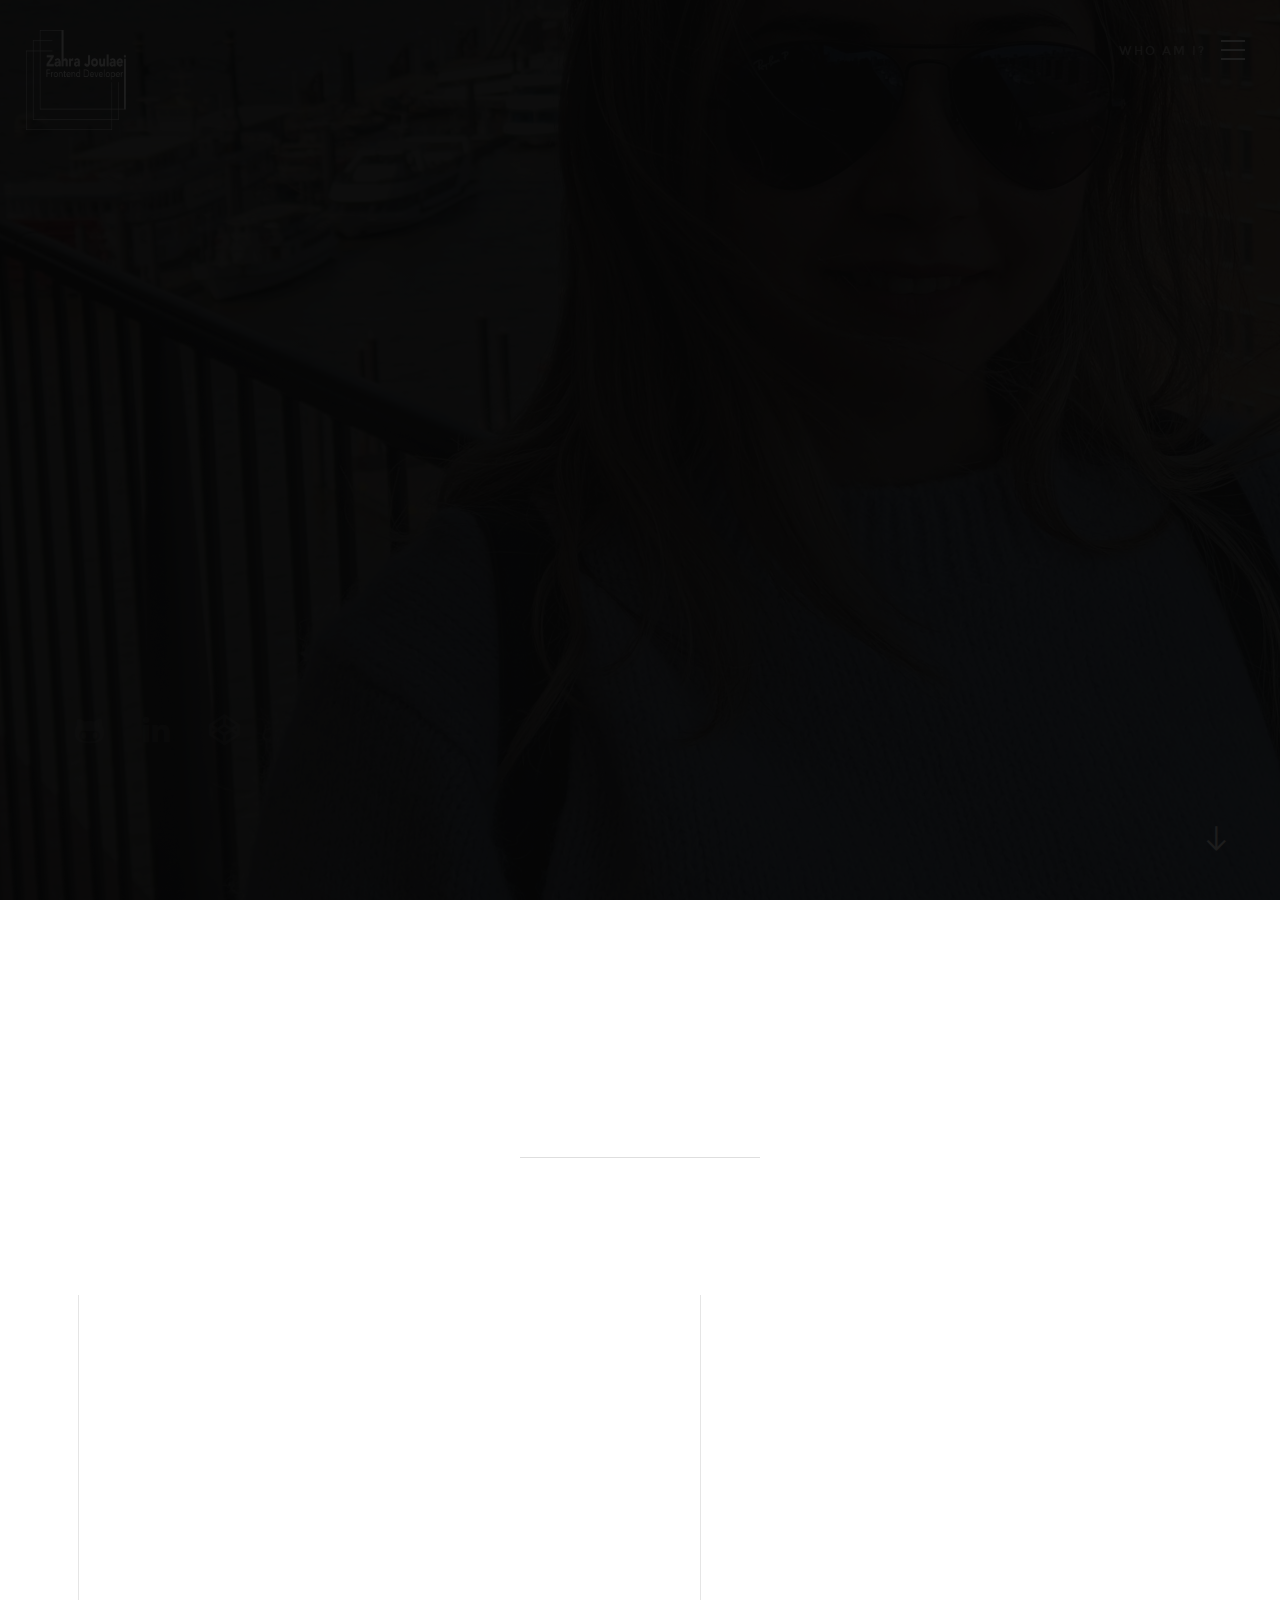
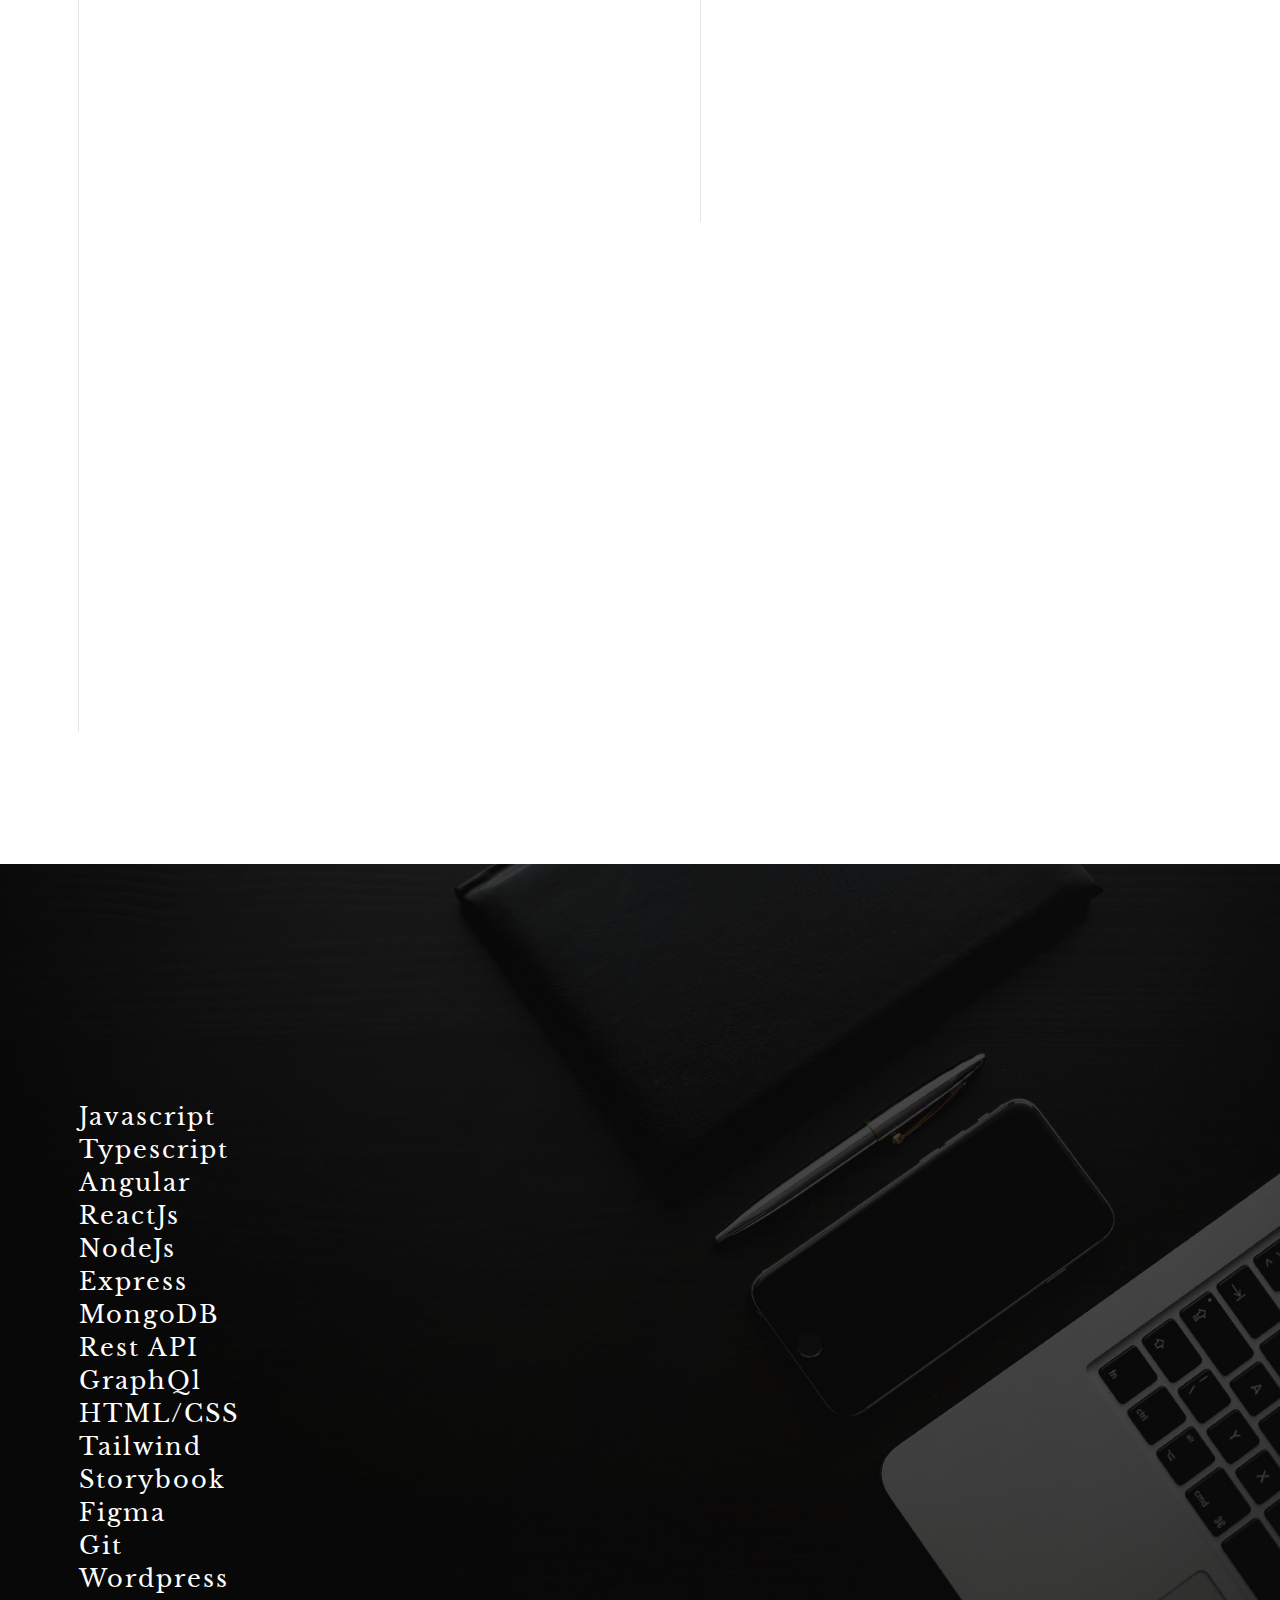
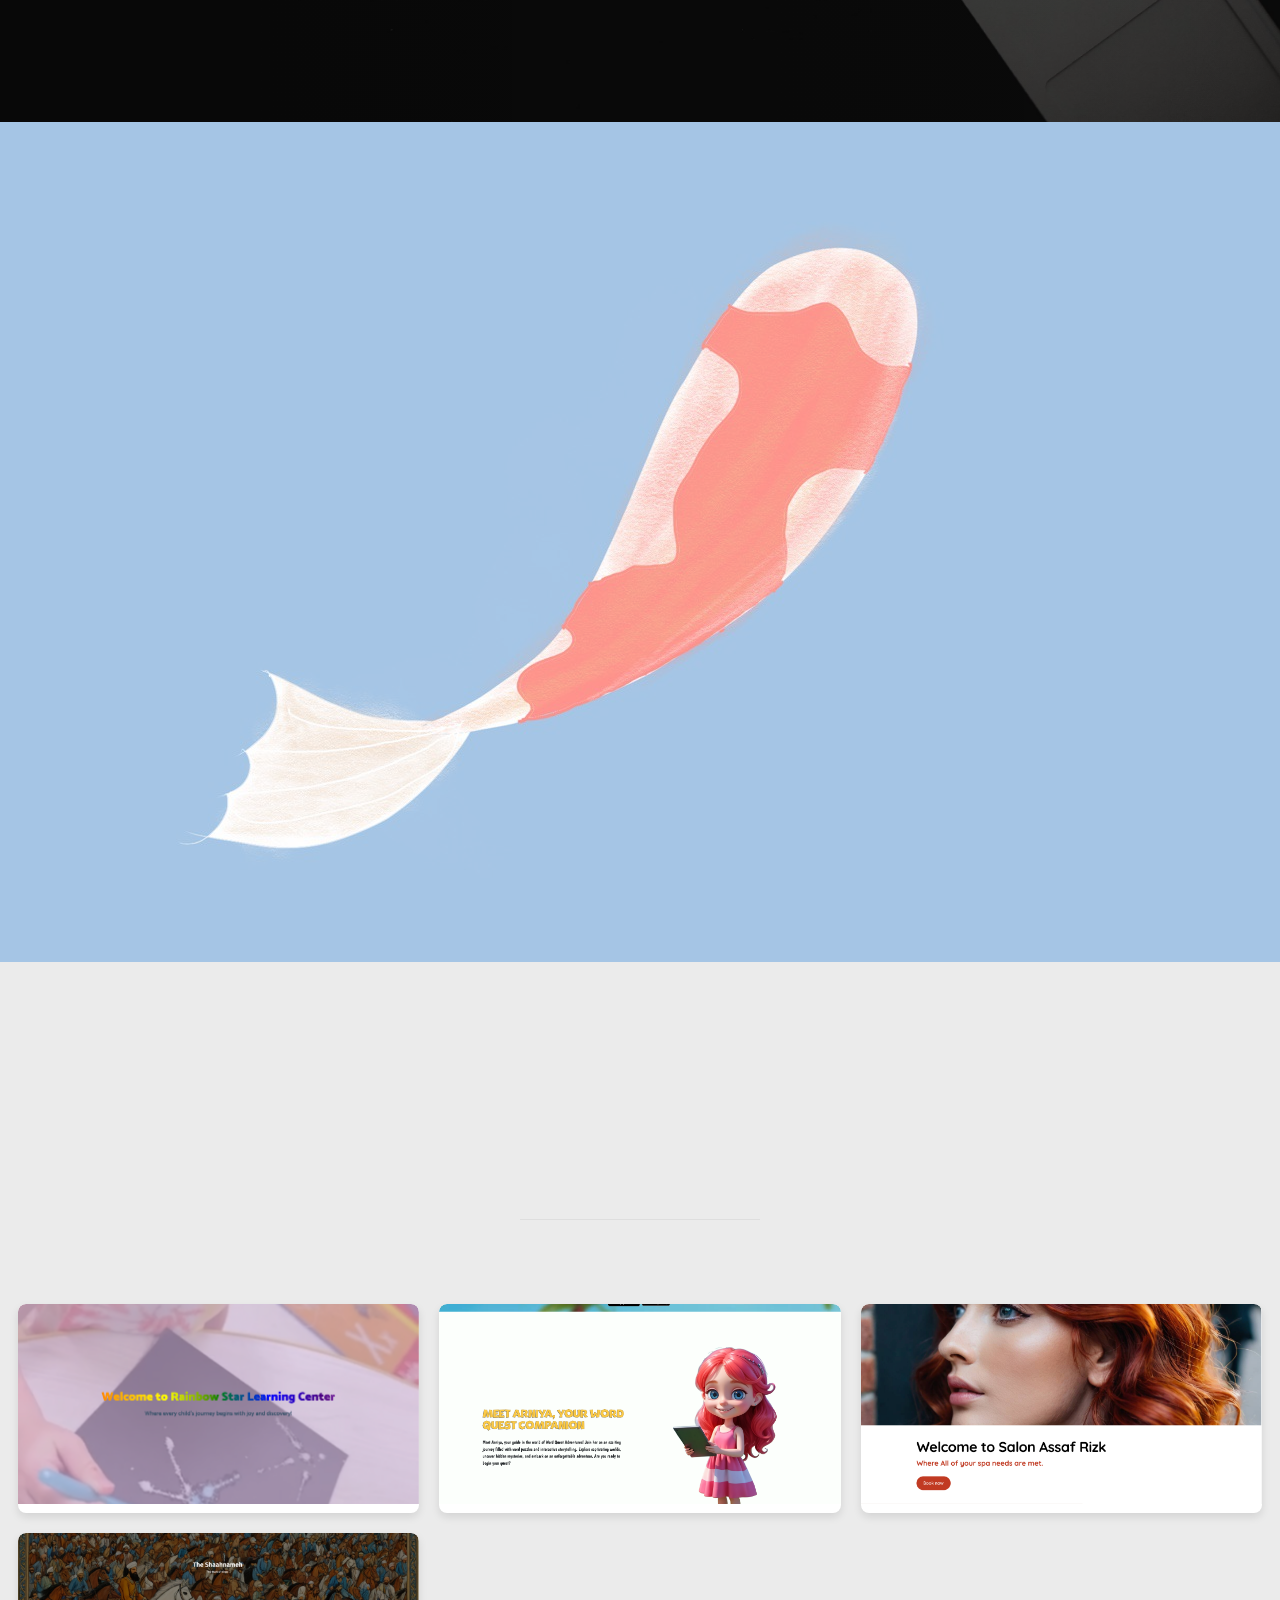
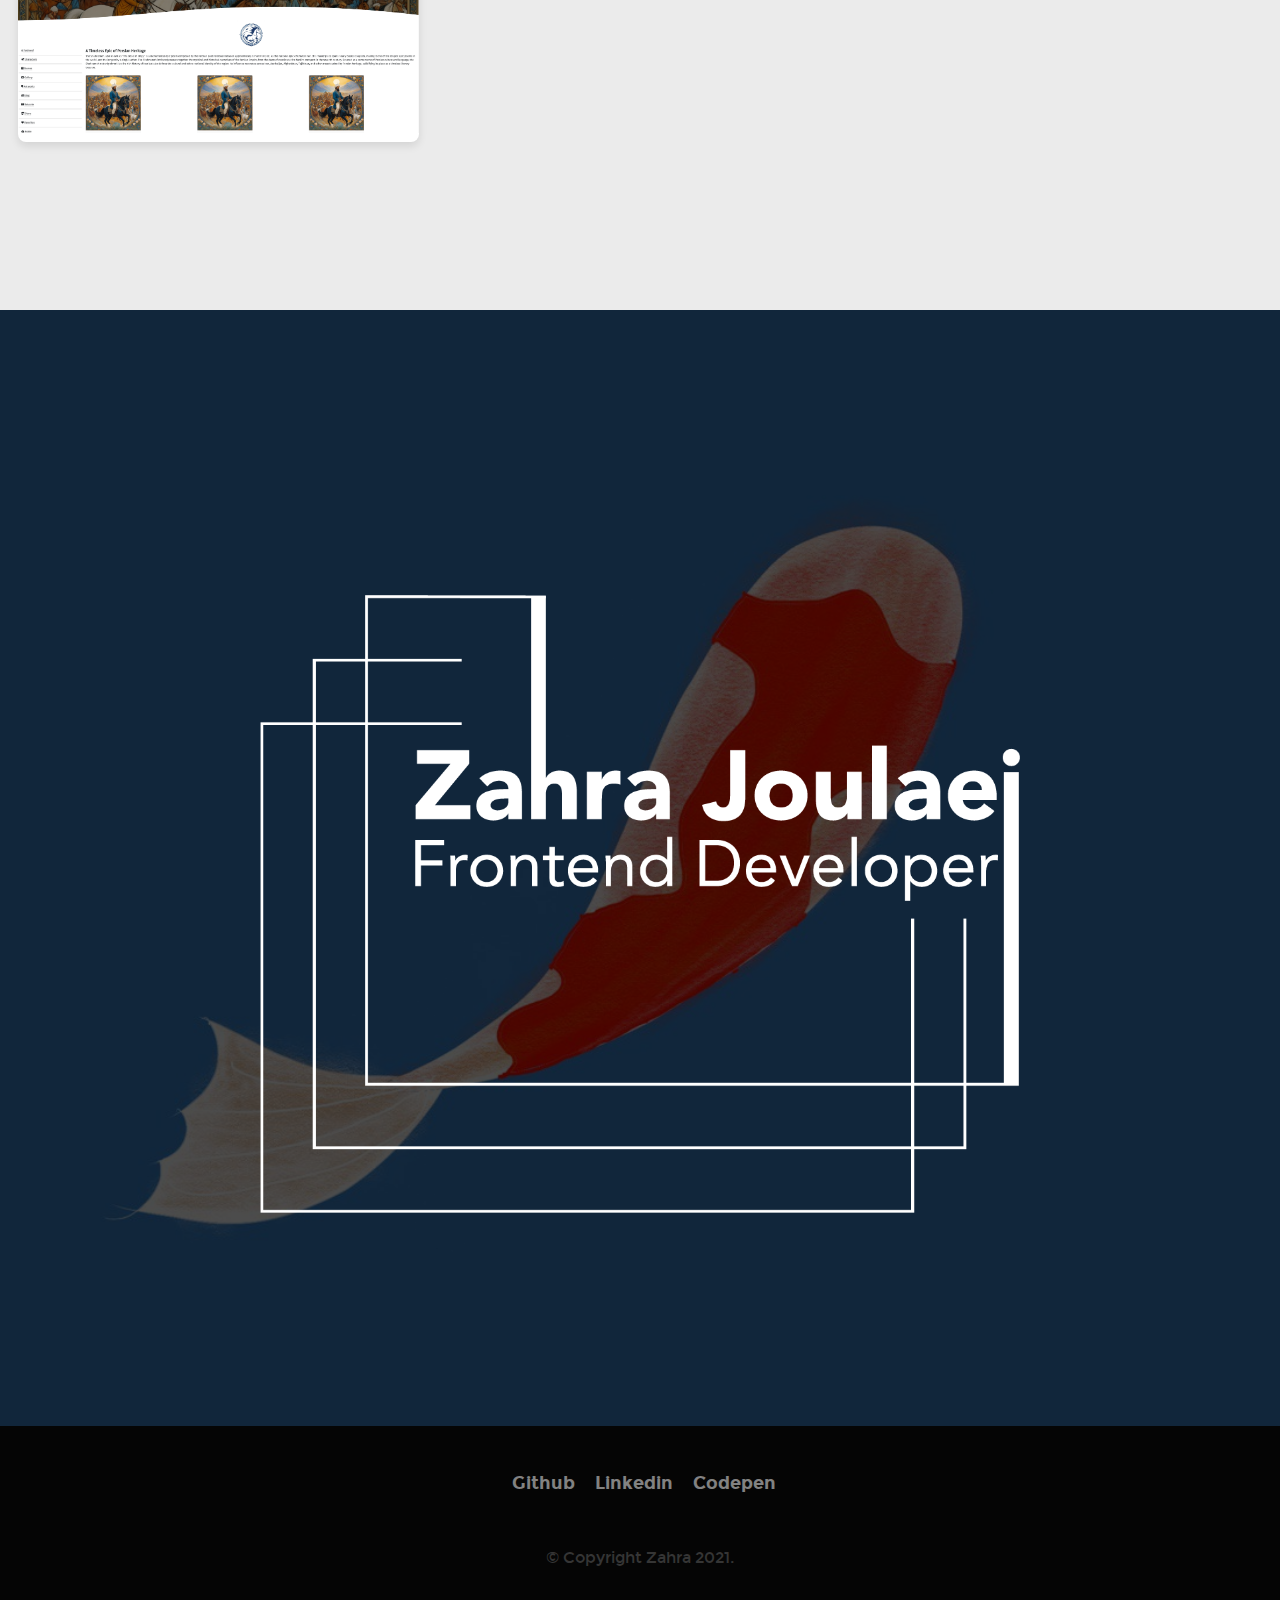
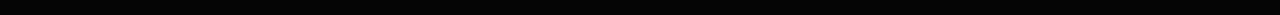
<file: index.html>
<!DOCTYPE html>
<!--[if IE 8 ]><html class="no-js oldie ie8" lang="en"> <![endif]-->
<!--[if IE 9 ]><html class="no-js oldie ie9" lang="en"> <![endif]-->
<!--[if (gte IE 9)|!(IE)]><!-->
<html class="no-js" lang="en">
<!--<![endif]-->

<head>
  <meta charset="utf-8">
  <title>ZahraJ</title>
  <link href="https://cdnjs.cloudflare.com/ajax/libs/font-awesome/6.0.0-beta3/css/all.min.css" rel="stylesheet">

  <meta name="description" content="">
  <meta name="author" content="">

  <!-- mobile specific metas-->
  <meta name="viewport" content="width=device-width, initial-scale=1, maximum-scale=1">

  <!-- CSS -->
  <link rel="stylesheet" href="css/base.css">
  <link rel="stylesheet" href="css/vendor.css">
  <link rel="stylesheet" href="css/main.css">

  <!-- script-->
  <script src="js/modernizr.js"></script>
  <script src="js/pace.min.js"></script>

  <!-- favicons-->
  <link rel="shortcut icon" href="favicon.ico" type="image/x-icon">
  <link rel="icon" href="favicon.ico" type="image/x-icon">

</head>

<body id="top">

  <!-- header -->
  <header>
    <div class="header-logo">
      <a href="index.html">Zahra</a>
    </div>

    <a id="header-menu-trigger" href="#0">
      <span class="header-menu-text">Who am I?</span>
      <span class="header-menu-icon"></span>
    </a>

    <nav id="menu-nav-wrap">

      <a href="#0" class="close-button" title="close"><span>Close</span></a>

      <h3>ZahraJ</h3>

      <ul class="nav-list">
        <li class="current"><a class="smoothscroll" href="#home" title="">Home</a></li>
        <li><a class="smoothscroll" href="#credentials" title="Experience">Experience</a></li>
        <li><a class="smoothscroll" href="#skills" title="Skills">Skills</a></li>
        <li><a class="smoothscroll" href="#about" title="About">About</a></li>
        <li><a class="smoothscroll" href="#portfolio" title="Works">Works</a></li>
        <li><a class="smoothscroll" href="#contact" title="Contact">Contact</a></li>
      </ul>

      <ul class="header-social-list">
        <li>
          <a href="https://github.com/zahrajoulaei"><i class="fa fab fa-github-alt"></i></a>
        </li>
        <li>
          <a href="https://www.linkedin.com/in/zahra-joulaei/"><i class="fa fab fa-linkedin"></i></a>
        </li>
        <li>
          <a href="https://codepen.io/zahrajou"><i class="fa fab fa-codepen"></i></a>
        </li>
      </ul>

    </nav> <!-- end #menu-nav-wrap -->

  </header> <!-- end header -->


  <!-- home
   ================================================== -->
  <section id="home">

    <div class="overlay"></div>
    <div class="gradient-overlay"></div>

    <div class="home-content-table">

      <div class="home-content-tablecell">
        <div class="row">
          <div class="col-twelve">
            <div class="home-bottom-text">

              <h3 class="animate-intro">Hello World!</h3>
              <h1 class="animate-intro">
                I am Zahra Joulaee. <br>
                Frontend Web Developer <br>
                Based in US, Massachusetts.
              </h1>

              <ul class="header-social-list">
                <li>
                  <a href="https://github.com/zahrajoulaei" target="_blank"><i class="fa fab fa-github-alt"></i></a>
                </li>
                <li>
                  <a href="https://www.linkedin.com/in/zahra-joulaei/" target="_blank"><i
                      class="fa fab fa-linkedin"></i></a>
                </li>
                <li>
                  <a href="https://codepen.io/zahrajou" target="_blank"><i class="fa fab fa-codepen"></i></a>
                </li>
                <!-- <li> -->
                <!-- <a href="mailto:zahrajoulaei@gmail.com"><i class="fa-regular fa-envelope"></i></a> -->
                <!-- </li> -->
              </ul>
            </div> <!-- end home-bottom-text -->
          </div> <!-- end col-twelve -->
        </div> <!-- end row -->
      </div> <!-- end home-content-tablecell -->
    </div> <!-- end home-content-table -->

    <a href="#about" class="scroll-icon smoothscroll">
      <span class="icon-DownArrow"></span>
    </a>
  </section> <!-- end home -->




  <!-- credentials-->
  <section id="credentials">

    <div class="row narrow section-intro with-bottom-sep">
      <div class="col-twelve">
        <h3 class="animate-this">Career and Education</h3>
        <h1 class="animate-this">More of My Credentials.</h1>
      </div>
    </div> <!-- end section-intro -->

    <div class="row wide credentials-content">

      <div class="col-six tab-full left">

        <h2 class="animate-this">Experience</h2>

        <div class="timeline-wrap">

          <div class="timeline-block animate-this">
            <div class="timeline-ico">
              <i class="fa fa-briefcase"></i>
            </div>
            <div class="timeline-header">
              <p class="timeframe">01/01/2022- 01/01/2024</p>
              <h3>Everphone</h3>
              <h4>Frontend Engineer</h4>
            </div>
            <div class="timeline-content">
              <p>
                Berlin, Germany
              </p>
            </div>
          </div> <!-- end timeline-block -->

          <div class="timeline-block animate-this">
            <div class="timeline-ico">
              <i class="fa fa-briefcase"></i>
            </div>
            <div class="timeline-header">
              <p class="timeframe">01/02/2021 - 01/08/2021</p>
              <h3>Podigee</h3>
              <h4>Front-end Developer - working student</h4>
            </div>
            <div class="timeline-content">
              <p>
                Berlin, Germany
              </p>
            </div>
          </div> <!-- end timeline-block -->

          <div class="timeline-block animate-this">
            <div class="timeline-ico">
              <i class="fa fa-briefcase"></i>
            </div>
            <div class="timeline-header">
              <p class="timeframe"> 01/11/2019 – 01/01/2021 </p>
              <h3>Schaeffler</h3>
              <h4>Front-end Developer - working student</h4>
            </div>
            <div class="timeline-desc">
              <p>Chemnitz, Germany</p>
            </div>
          </div> <!-- end timeline-block -->

          <div class="timeline-block animate-this">
            <div class="timeline-ico">
              <i class="fa fa-briefcase"></i>
            </div>
            <div class="timeline-header">
              <p class="timeframe">01/05/2018 – 01/10/2019</p>
              <h3>Staffbase</h3>
              <h4>Front-end Developer - working student</h4>
            </div>
            <div class="timeline-content">
              <p>Chemnitz, Germany</p>
            </div>
          </div> <!-- end timeline-block -->

          <div class="timeline-block animate-this">
            <div class="timeline-ico">
              <i class="fa fa-briefcase"></i>
            </div>
            <div class="timeline-header">
              <p class="timeframe">31/03/2016 – 31/03/2017</p>
              <h3>Ronak software group</h3>
              <h4>Front-end Developer - full time</h4>
            </div>
            <div class="timeline-content">
              <p>Tehran, Iran</p>
            </div>
          </div> <!-- end timeline-block -->

          <div class="timeline-block animate-this">
            <div class="timeline-ico">
              <i class="fa fa-briefcase"></i>
            </div>
            <div class="timeline-header">
              <p class="timeframe">04/2015 – 12/2016</p>
              <h3>Zentex Co</h3>
              <h4>Web designer - full time</h4>
            </div>
            <div class="timeline-content">
              <p>Tehran, Iran</p>
            </div>
          </div> <!-- end timeline-block -->

        </div> <!-- end timeline-wrap -->

      </div> <!-- end col-six -->

      <div class="col-six tab-full right">

        <h2 class="animate-this">Education</h2>

        <div class="timeline-wrap">

          <div class="timeline-block animate-this">
            <div class="timeline-ico">
              <i class="fa fa-graduation-cap"></i>
            </div>
            <div class="timeline-header">
              <p class="timeframe">April 2024- August 2024</p>
              <h3>Per Scholas </h3>
              <h4>Software Engineering</h4>
            </div>
            <div class="timeline-content">
              <p>Boston, United States</p>
            </div>
          </div> <!-- end timeline-block -->

          <div class="timeline-block animate-this">
            <div class="timeline-ico">
              <i class="fa fa-graduation-cap"></i>
            </div>
            <div class="timeline-header">
              <p class="timeframe"> 2018 - 2022</p>
              <h3>Technische Universität Chemnitz </h3>
              <h4>Master's degree Web engineering</h4>
            </div>
            <div class="timeline-content">
              <p>Chemnitz, Germany</p>
            </div>
          </div> <!-- end timeline-block -->

          <div class="timeline-block animate-this">
            <div class="timeline-ico">
              <i class="fa fa-graduation-cap"></i>
            </div>
            <div class="timeline-header">
              <p class="timeframe">June 2009 - March 2013</p>
              <h3>Azad University Central Tehran Branch</h3>
              <h4>Bachelor’s Degree Computer Software Engineering</h4>
            </div>
            <div class="timeline-desc">
              <p>
                Tehran, Iran
              </p>
            </div>
          </div> <!-- end timeline-block -->

        </div> <!-- end timeline-wrap -->

      </div> <!-- end col-six -->

    </div> <!-- end row wide -->

  </section> <!-- end credentials -->


  <!-- about
   ================================================== -->
  <section id="skills">

    <div class="overlay"></div>
    <div class="gradient-overlay"></div>

    <div class="row wide">
      <div class="col-skills">

        <div class="section-intro">
          <h3 class="animate-this">Skillset</h3>
          <h1 class="animate-this">I've Got Some Skills.</h1>
        </div>
        <ul class="skills-list">
          <li>Javascript</li>
          <li>Typescript</li>
          <li>Angular</li>
          <li>ReactJs</li>
          <li>NodeJs</li>
          <li>Express</li>
          <li>MongoDB</li>
          <li>Rest API</li>
          <li>GraphQl</li>
          <li>HTML/CSS</li>
          <li>Tailwind</li>
          <li>Storybook</li>
          <li>Figma</li>
          <li>Git</li>
          <li>Wordpress</li>
        </ul>





      </div> <!-- end col-six -->
    </div> <!-- end row wide -->

  </section> <!-- end skills -->


  <!-- about -->
  <section id="about">

    <div class="about-profile-bg"></div>

    <div class="about-wrap">

      <div class="about-profile">

        <div class="about-profile-bg"></div>

        <div class="intro">
          <h1 class="animate-this">More About Me.</h1>
          <h1 class="animate-this">I am available for freelance work. Please feel free to reach out to discuss potential
            projects or collaborations.</h1>
          <p class="lead animate-this"> I believe that we are the programmers of our life! So let’s code it! ✨</p>
        </div>

        <p class="animate-this">
          I am Zahra, a passionate software engineer specializing in web development, currently graduating from Per
          Scholas with a focus on Software Engineering in the U.S. With a Master’s degree in Web Engineering and six
          years of experience in Germany, I excel in creating dynamic and engaging web applications. My expertise spans
          React, Angular, JavaScript, TypeScript, HTML, and CSS, which I leverage to transform innovative ideas into
          solutions for complex problems.

          Driven by a blend of creativity and logic in coding, I am dedicated to continuous learning and professional
          growth. My academic journey at TU Chemnitz provided a solid foundation, complementing practical experience in
          diverse and challenging global environments.

          Eager to collaborate with tech companies and startups, learn from industry leaders, and contribute to
          groundbreaking projects. Let’s connect and shape the future of technology together!
        </p>
        <p>
          <a href="./cv/index.html" class="button button-primary full-width animate-this" target="_blank">Look at my
            CV</a>
        </p>

      </div> <!-- end about-profile  -->

      <!-- <div class="about-services">
  
          <div class="intro">
            <h3 class="animate-this">Services</h3>
            <h1 class="animate-this">What I Do.</h1>
  
            <p class="lead animate-this">Lorem ipsum Ut eiusmod ex magna sit dolor esse adipisicing minim ad
              cupidatat eu veniam nostrud mollit laboris sunt magna velit. Ut dolor quis deserunt voluptate.
            </p>
          </div> -->

      <!-- <ul class="services">
            <li class="item-branding animate-this">
              <div class="icon-wrap">
                <i class="icon-RegisteredTrademark"></i>
              </div>
              <div class="service-item">
                <h4>Branding</h4>
                <p>Lorem ipsum Sit Ut eu Ut commodo velit ea et ex officia dolor laborum do in quis ut in
                  occaecat non Duis ut sint voluptate esse consequat aute incididunt in voluptate
                  incididunt.
                </p>
              </div>
            </li>
            <li class="item-photography animate-this">
              <div class="icon-wrap">
                <i class="icon-Picture"></i>
              </div>
              <div class="service-item">
                <h4>Photography</h4>
                <p>Lorem ipsum Sit Ut eu Ut commodo velit ea et ex officia dolor laborum do in quis ut in
                  occaecat non Duis ut sint voluptate esse consequat aute incididunt in voluptate
                  incididunt.
                </p>
              </div>
            </li>
            <li class="item-webdesign animate-this">
              <div class="icon-wrap">
                <i class="icon-HTML"></i>
              </div>
              <div class="service-item">
                <h4>Web Design</h4>
                <p>Lorem ipsum Sit Ut eu Ut commodo velit ea et ex officia dolor laborum do in quis ut in
                  occaecat non Duis ut sint voluptate esse consequat aute incididunt in voluptate
                  incididunt.
                </p>
              </div>
            </li>
            <li class="item-uiux animate-this">
              <div class="icon-wrap">
                <i class="icon-Checked"></i>
              </div>
              <div class="service-item">
                <h4>UI/UX Design</h4>
                <p>Lorem ipsum Sit Ut eu Ut commodo velit ea et ex officia dolor laborum do in quis ut in
                  occaecat non Duis ut sint voluptate esse consequat aute incididunt in voluptate
                  incididunt.
                </p>
              </div>
            </li>
          </ul> -->

      <!-- </div> end about-services  -->

      <!-- </div> end about-wrap  -->

  </section> <!-- end about -->
  <!-- portfolio-->

  <section id="portfolio">
    <div class="row narrow section-intro with-bottom-sep">
      <div class="col-twelve">
        <h3 class="animate-this">Portfolio</h3>
        <h1 class="animate-this">See My Latest Projects.</h1>
      </div>
    </div> <!-- end section-intro -->


    <div class="portfolio-grid">
      <!-- Portfolio Item 1 -->
      <div class="portfolio-item">
        <div class="card">
          <img src="images/raninbow.png" alt="rainbowcenter">
          <div class="card-overlay">
            <div class="overlay-content">
              <h5>Rainbow Star Learning Center</h5>
              <p>Web Development</p>
            </div>
            <a href="https://rainbowstarlearningcenter.com" target="_blank" class="stretched-link"></a>
          </div>
        </div>
      </div>

      <!-- Portfolio Item 2 -->
      <div class="portfolio-item">
        <div class="card">
          <img src="images/wordquestadventure.png" alt="wordquestadventure">
          <div class="card-overlay">
            <div class="overlay-content">
              <h5>WordQuest Adventures</h5>
              <p>Web Development</p>
            </div>
            <a href="https://mjabbari.com/wordquestadventures" target="_blank" class="stretched-link"></a>
          </div>
        </div>
      </div>

      <!-- Portfolio Item 3 -->
      <div class="portfolio-item">
        <div class="card">
          <img src="images/assaf.png" alt="hairsalon">
          <div class="card-overlay">
            <div class="overlay-content">
              <h5>Hair and Spa salon</h5>
              <p>Web design and appointment management</p>
            </div>
            <a href="https://www.salonassafrizk.com/" target="_blank" class="stretched-link"></a>
          </div>
        </div>
      </div>

      <!-- Portfolio Item 4 -->
      <div class="portfolio-item">
        <div class="card">
          <img src="images/shahname.png" alt="Shahname">
          <div class="card-overlay">
            <div class="overlay-content">
              <h5>The Shaahnameh Project</h5>
              <p>Full stack web application used MERN (Mongodb, Express, React, NodeJs)</p>
              <p>it is in progress. . . </p>
            </div>
            <a href="https://joulaei-zahra-theshaahnameh-capstone-3.onrender.com" target="_blank"
              class="stretched-link"></a>
          </div>
        </div>
      </div>
    </div>
  </section>




  <!-- end portfolio -->


  <!-- stats
   ================================================== -->



  <!-- contact
   ================================================== -->
  <section id="contact">

    <div class="overlay"></div>

    <div class="row narrow section-intro">
      <div class="col-twelve">
        <h3 class="animate-this">Contact</h3>
        <h1 class="animate-this">I'm Available for Freelance Work. Feel Free to Contact Me.</h1>
        <img src="./images/logo.png" />

      </div>
    </div> <!-- end section-intro -->



    <div class="row contact-info">

      <div class="col-four tab-full">
        <h5 class="animate-this">Where to find me</h5>

        <p class="animate-this">
          United States, Massachusetts
        </p>
      </div> <!-- end col-four -->

      <div class="col-four tab-full collapse">
        <h5 class="animate-this">Email Me At</h5>

        <p class="animate-this">
          zahrajoulaei@gmail.com
        </p>
      </div> <!-- end col-four -->

      <div class="col-four tab-full">
        <h5 class="animate-this">Call Me At</h5>

        <p class="animate-this">
          (+1)6175815702
        </p>
      </div> <!-- end col-four -->

    </div> <!-- end row contact-info -->

  </section> <!-- end contact -->


  <!-- footer
   ================================================== -->
  <footer>
    <div class="row">

      <div class="col-twelve tab-full social">
        <ul class="footer-social">
          <li><a href="https://github.com/zahrajoulaei">Github</a></li>
          <li><a href="https://www.linkedin.com/in/zahra-joulaei/">Linkedin</a></li>
          <li><a href="https://codepen.io/zahrajou">Codepen</a></li>
        </ul>
      </div>

      <div class="col-twelve tab-full">
        <div class="copyright">
          <span>© Copyright Zahra 2021.</span>
        </div>
      </div>

    </div> <!-- end row -->

    <div id="go-top">
      <a class="smoothscroll" title="Back to Top" href="#top"><i class="icon-UpArrow"></i></a>
    </div>
  </footer>

  <div id="preloader">
    <div id="loader"></div>
  </div>

  <!-- Java Script
   ================================================== -->
  <script src="js/jquery-2.1.3.min.js"></script>
  <script src="js/plugins.js"></script>
  <script src="js/main.js"></script>

</body>

</html>
</file>
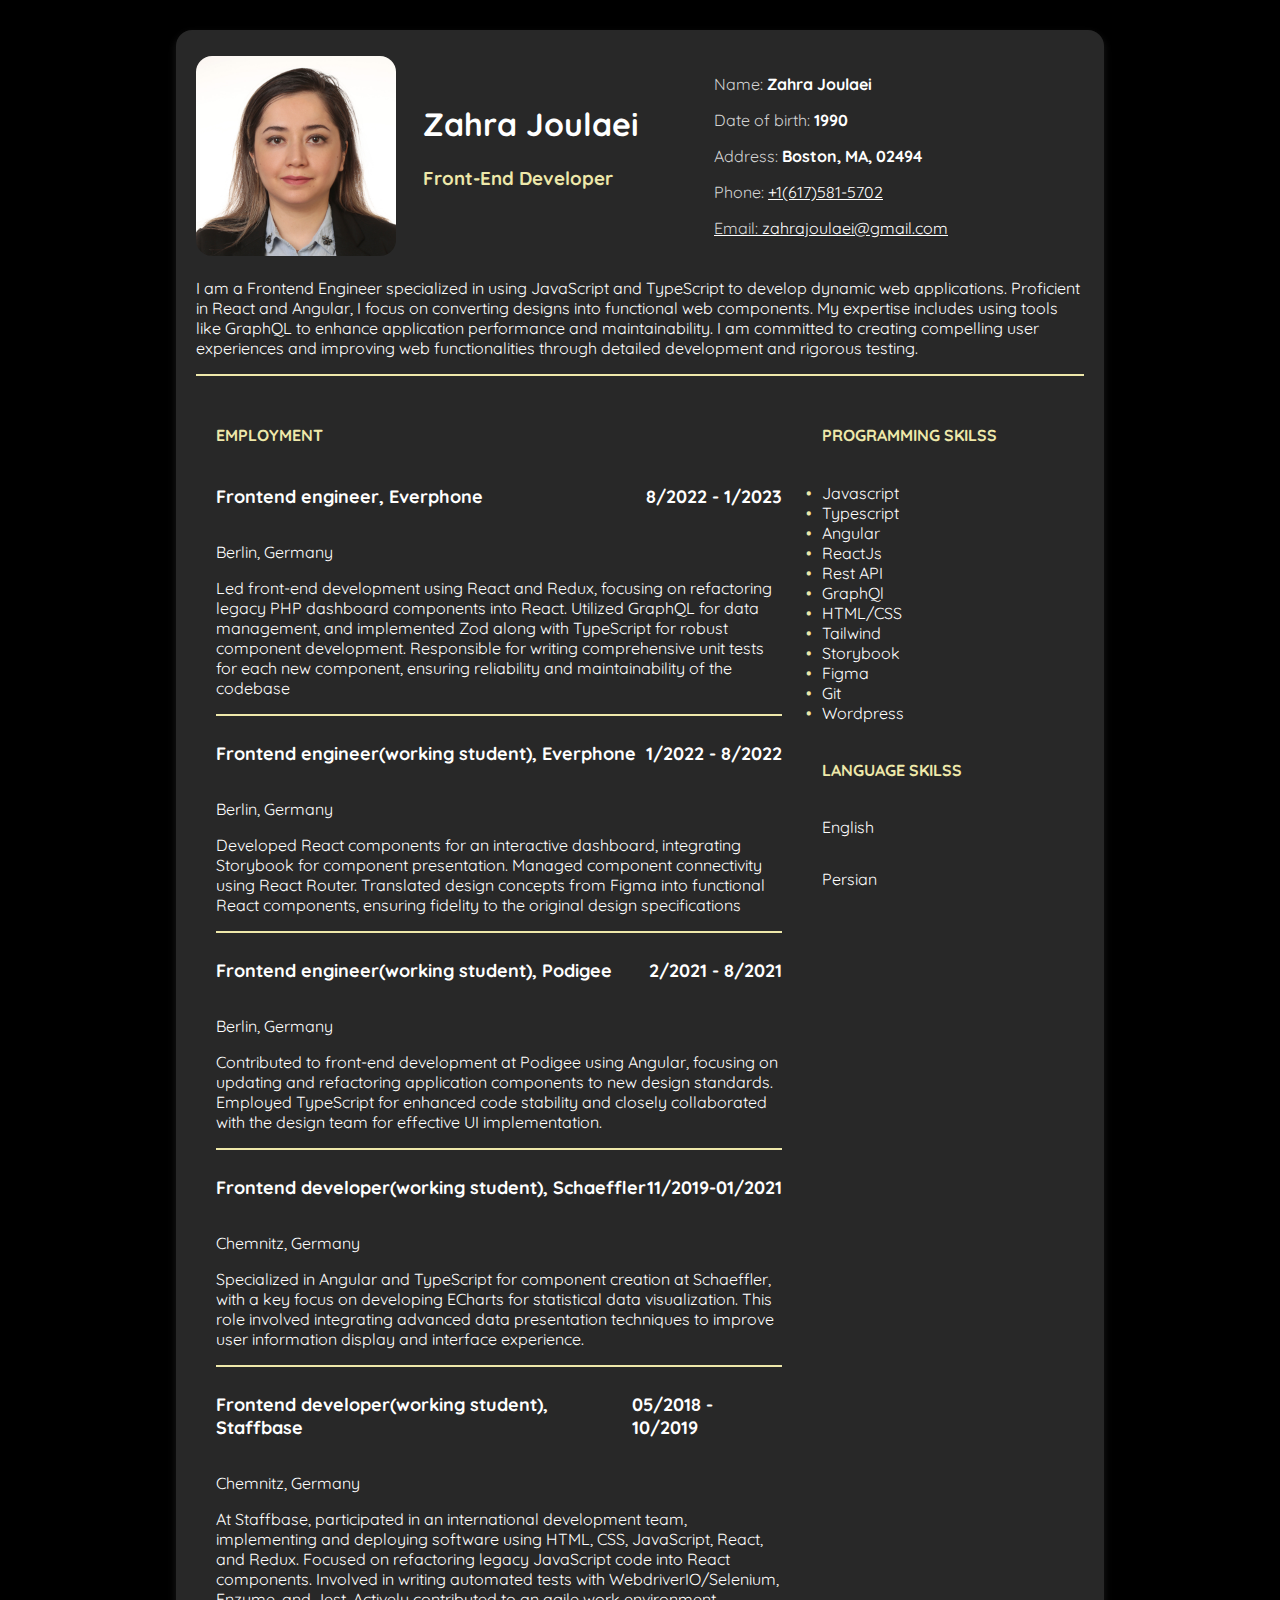
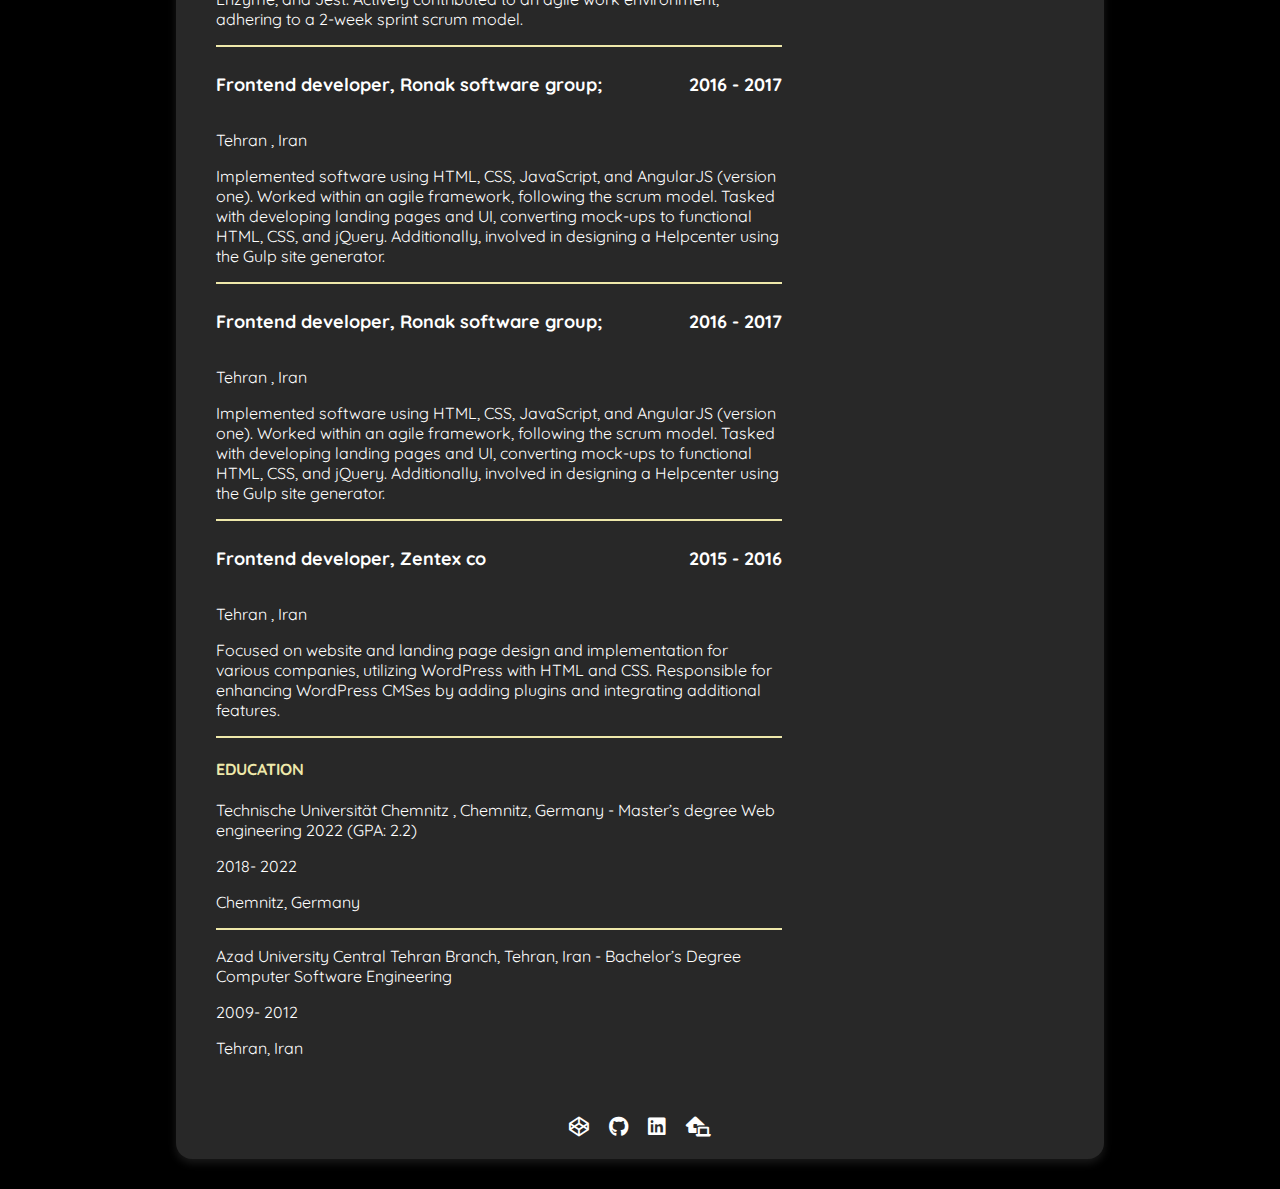
<file: cv/index.html>
<!DOCTYPE html>
<html lang="en">
<head>
    <meta charset="UTF-8">
    <meta name="viewport" content="width-device-width, initial-scale-1">
    <link href="style.css" rel="stylesheet">
    <link href="https://cdnjs.cloudflare.com/ajax/libs/font-awesome/6.0.0-beta3/css/all.min.css" rel="stylesheet">
    <link rel="preconnect" href="https://fonts.googleapis.com">
    <link rel="preconnect" href="https://fonts.gstatic.com" crossorigin>
    <link href="https://fonts.googleapis.com/css2?family=Quicksand:wght@300..700&display=swap" rel="stylesheet">
    <link href="https://cdnjs.cloudflare.com/ajax/libs/font-awesome/6.0.0-beta3/css/all.min.css" rel="stylesheet">

    <title>Resume</title>
</head>
<body>
    <div class=" cv">
        <div class=section1>
            <div class="box1-2-wrapper">
                <div class="box1">
                    <img src="zar.jpg" alt="cv picture">
                    <div class="box1-text-wrapper">
                        <h1>Zahra Joulaei</h1>
                        <h3>Front-End Developer</h3>
                    </div>
                </div>
                <div class="box2">                  
                    <ul>
                      <li>
                        <span>Name:</span>
                        <p> Zahra Joulaei</p>
                      </li>

                      <li>
                        <span>Date of birth:</span>
                        <p> 1990</p>
                      </li>

                      <li>
                        <span>Address:</span>
                        <p> Boston, MA, 02494</p>
                      </li>

                      <li>
                        <span>Phone:</span>
                        <a href="tel:6175815702">+1(617)581-5702</p>

                      </li>

                      <li>
                        <span>Email:</span>
                        <a href="mailto:zahrajoulaei@gmail.com">zahrajoulaei@gmail.com</p></a>
                      </li>
                  
                    </ul>
                
                </div>
            </div>

            <div class="box3">
                <p>
                  I am a Frontend Engineer specialized in using JavaScript and TypeScript to develop dynamic web applications. Proficient in React and Angular,
                   I focus on converting designs into functional web components. My expertise includes using tools like GraphQL to 
                   enhance application performance and maintainability.
                   I am committed to creating compelling user experiences and improving web functionalities through detailed development and rigorous testing.
                </p>
            </div>
            <hr/>

        </div>

        <div class="section2-3-wrapper">
            <div class="section2">
                <h4>EMPLOYMENT</h4>

                <div class="jobs-layout"> 
                  <p> Frontend engineer,  Everphone  </p>
                  <p>8/2022 - 1/2023</p>
                </div>

                <p>Berlin, Germany</p>
                <p>Led front-end development using React and Redux, focusing on refactoring legacy PHP dashboard components into React. 
                  Utilized GraphQL for data management, and implemented Zod along with TypeScript for robust component development.
                  Responsible for writing comprehensive unit tests for each new component, ensuring reliability and maintainability of the codebase</p>

                <hr/>

                <div class="jobs-layout">
                  <p>Frontend engineer(working student),  Everphone</p>
                  <p>1/2022 - 8/2022</p>
                </div>  

                <p>Berlin, Germany</p>
                <p>
                  Developed React components for an interactive dashboard,
                   integrating Storybook for component presentation. 
                   Managed component connectivity using React Router.
                    Translated design concepts from Figma into functional React components, 
                  ensuring fidelity to the original design specifications
                </p>

                <hr/>
                
                <div class="jobs-layout">
                  <p>Frontend engineer(working student), Podigee</p>
                  <p> 2/2021 - 8/2021
                </div>

                </p>
                <p>Berlin, Germany</p>
                <p>
                  Contributed to front-end development at Podigee using Angular,
                   focusing on updating and refactoring application components to 
                   new design standards. Employed TypeScript for enhanced code 
                   stability and closely collaborated with the design team for effective
                    UI implementation.

                </p>

                <hr/>
                <div class="jobs-layout">
                  <p>Frontend developer(working student),  Schaeffler</p>
                  <p> 11/2019-01/2021 </p>
                </div>

                <p>Chemnitz, Germany</p>
                <p>
                  Specialized in Angular and TypeScript for component creation at Schaeffler,
                   with a key focus on developing ECharts for statistical data visualization. 
                   This role involved integrating advanced data presentation techniques to
                   improve user information display and interface experience.

                </p>

                <hr/>
                <div class="jobs-layout">
                  <p>Frontend developer(working student),  Staffbase</p>
                  <p> 05/2018 - 10/2019 </p>
                </div>
        
                <p>Chemnitz, Germany</p>
                <p>
                  At Staffbase, participated in an international development team,
                   implementing and deploying software using HTML, CSS, JavaScript, React, and Redux.
                    Focused on refactoring legacy JavaScript code into React components.
                     Involved in writing automated tests with WebdriverIO/Selenium, Enzyme, and Jest.
                      Actively contributed to an agile work environment, 
                  adhering to a 2-week sprint scrum model.

                </p>
                <hr/>
                <div class="jobs-layout">
                  <p>Frontend developer,  Ronak software group;</p>
                  <p> 2016 - 2017 </p>
                </div>
              
                <p>Tehran , Iran</p>
                <p>
                  Implemented software using HTML, CSS, JavaScript, and AngularJS (version one).
                   Worked within an agile framework, following the scrum model. 
                   Tasked with developing landing pages and UI, converting mock-ups to
                    functional HTML, CSS, and jQuery. Additionally, 
                  involved in designing a Helpcenter using the Gulp site generator.
                </p>
                <hr/>
                <div class="jobs-layout">
                  <p>Frontend developer,  Ronak software group;</p>
                  <p> 2016 - 2017 </p>
                </div>
               
                <p>Tehran , Iran</p>
                <p>
                  Implemented software using HTML, CSS, JavaScript, and AngularJS (version one).
                   Worked within an agile framework, following the scrum model. 
                   Tasked with developing landing pages and UI, converting mock-ups to
                    functional HTML, CSS, and jQuery. Additionally, 
                  involved in designing a Helpcenter using the Gulp site generator.
                </p>
                <hr/>
                <div class="jobs-layout">
                  <p>Frontend developer,  Zentex co </p>
                <p> 2015 - 2016 </p>
                </div>
                
                <p>Tehran , Iran</p>
                <p>
                  Focused on website and landing page design and implementation 
                  for various companies, utilizing WordPress with HTML and CSS.
                   Responsible for enhancing WordPress CMSes by
                   adding plugins and integrating additional features.
                </p>
                
                <hr/>


                <h4>EDUCATION</h4>

                <p>Technische Universität Chemnitz , Chemnitz, Germany - Master’s degree Web engineering 2022 (GPA: 2.2)</p>
                <p>2018- 2022</p>
                <p>Chemnitz, Germany</p>

                <hr/>

                <p>Azad University Central Tehran Branch, Tehran, Iran - Bachelor’s Degree Computer Software Engineering 
                </p>
                <p>2009- 2012</p>
                <p>Tehran, Iran</p>

            </div>
            <div class="section3">
                <h4>PROGRAMMING SKILSS</h4>

              

                <ul>
                  <li>Javascript</li>
                  <li>Typescript</li>
                  <li>Angular</li>
                  <li>ReactJs</li>
                  <li>Rest API</li>
                  <li>GraphQl</li>
                  <li>HTML/CSS</li>
                  <li>Tailwind</li>
                  <li>Storybook</li>
                  <li>Figma</li>
                  <li>Git</li>
                  <li>Wordpress</li>
      
               </ul>





                <h4>LANGUAGE SKILSS</h4>
                <p>English</p>
                <p>Persian</p>
            <div>
              </div>
        </div>

       
    </div>

    <div class="footer">
        <a href="https://codepen.io/zahrajou">
            <i class="fa-brands fa-codepen"></i>
        </a>

        <a href="https://github.com/zahrajoulaei">
            <i class="fa-brands fa-github"></i>
        </a>


        </a>
        <a href="https://www.linkedin.com/in/zahra-joulaei-92794596/">
            <i class="fa-brands fa-linkedin"></i>
        </a>
        <a href="https://zahrajoulaei.github.io/">
          <i class="fa-solid fa-house-laptop"></i>
        </a>
    </div>
    
</body>
</html>
</file>
<file: css/base.css>
/* =================================================================== 
 *
 *  Howdy v1.0 Base Stylesheet
 *  08-13-2016
 *  ------------------------------------------------------------------
 *
 *  TOC:
 *  01. reset
 *  02. basic/base setup styles
 *  03. grid
 *  04. block grids
 *  05. MISC
 *
 * =================================================================== */


/* ===================================================================
 *  01. reset - normalize.css v3.0.2 | MIT License | git.io/normalize
 *
 * ------------------------------------------------------------------- */
html {
	font-family: sans-serif;
	-ms-text-size-adjust: 100%;
	-webkit-text-size-adjust: 100%;
}

body {
	margin: 0;
}

article,
aside,
details,
figcaption,
figure,
footer,
header,
hgroup,
main,
menu,
nav,
section,
summary {
	display: block;
}

audio,
canvas,
progress,
video {
	display: inline-block;
	vertical-align: baseline;
}

audio:not([controls]) {
	display: none;
	height: 0;
}

[hidden],
template {
	display: none;
}

a {
	background: transparent;
}

a:active,
a:hover {
	outline: 0;
}

abbr[title] {
	border-bottom: 1px dotted;
}

b,
strong {
	font-weight: bold;
}

dfn {
	font-style: italic;
}

h1 {
	font-size: 2em;
	margin: 0.67em 0;
}

mark {
	background: #ff0;
	color: #000;
}

small {
	font-size: 80%;
}

sub,
sup {
	font-size: 75%;
	line-height: 0;
	position: relative;
	vertical-align: baseline;
}

sup {
	top: -0.5em;
}

sub {
	bottom: -0.25em;
}

img {
	border: 0;
}

svg:not(:root) {
	overflow: hidden;
}

figure {
	margin: 1em 40px;
}

hr {
	-moz-box-sizing: content-box;
	box-sizing: content-box;
	height: 0;
}

pre {
	overflow: auto;
}

code,
kbd,
pre,
samp {
	font-family: monospace, monospace;
	font-size: 1em;
}

button,
input,
optgroup,
select,
textarea {
	color: inherit;
	font: inherit;
	margin: 0;
}

button {
	overflow: visible;
}

button,
select {
	text-transform: none;
}

button,
html input[type="button"],
input[type="reset"],
input[type="submit"] {
	-webkit-appearance: button;
	cursor: pointer;
}

button[disabled],
html input[disabled] {
	cursor: default;
}

button::-moz-focus-inner,
input::-moz-focus-inner {
	border: 0;
	padding: 0;
}

input {
	line-height: normal;
}

input[type="checkbox"],
input[type="radio"] {
	box-sizing: border-box;
	padding: 0;
}

input[type="number"]::-webkit-inner-spin-button,
input[type="number"]::-webkit-outer-spin-button {
	height: auto;
}

input[type="search"] {
	-webkit-appearance: textfield;
	-moz-box-sizing: content-box;
	-webkit-box-sizing: content-box;
	box-sizing: content-box;
}

input[type="search"]::-webkit-search-cancel-button,
input[type="search"]::-webkit-search-decoration {
	-webkit-appearance: none;
}

fieldset {
	border: 1px solid #c0c0c0;
	margin: 0 2px;
	padding: 0.35em 0.625em 0.75em;
}

legend {
	border: 0;
	padding: 0;
}

textarea {
	overflow: auto;
}

optgroup {
	font-weight: bold;
}

table {
	border-collapse: collapse;
	border-spacing: 0;
}

td,
th {
	padding: 0;
}


/* ===================================================================
 *  02. basic/base setup styles - (_basic.scss)
 *
 * ------------------------------------------------------------------- */
html {
	font-size: 62.5%;
	box-sizing: border-box;
}

*,
*::before,
*::after {
	box-sizing: inherit;
}

body {
	font-weight: normal;
	line-height: 1;
	text-rendering: optimizeLegibility;
	word-wrap: break-word;
	-webkit-overflow-scrolling: touch;
	-webkit-text-size-adjust: none;
}

body,
input,
button {
	-moz-osx-font-smoothing: grayscale;
	-webkit-font-smoothing: antialiased;
}

/* ------------------------------------------------------------------- 
 * Media - (_basic.scss)
 * ------------------------------------------------------------------- */
img,
video {
	max-width: 100%;
	height: auto;
}

/* ------------------------------------------------------------------- 
 * Typography resets - (_basic.scss)
 * ------------------------------------------------------------------- */
div, dl, dt, dd, ul, ol, li, h1, h2, h3, h4, h5, h6, pre, form, p, blockquote, th, td {
	margin: 0;
	padding: 0;
}

h1, h2, h3, h4, h5, h6 {
	-webkit-font-variant-ligatures: common-ligatures;
	-moz-font-variant-ligatures: common-ligatures;
	font-variant-ligatures: common-ligatures;
	text-rendering: optimizeLegibility;
}

em,
i {
	font-style: italic;
	line-height: inherit;
}

strong,
b {
	font-weight: bold;
	line-height: inherit;
}

small {
	font-size: 60%;
	line-height: inherit;
}

ol,
ul {
	list-style: none;
}

li {
	display: block;
}

/* ------------------------------------------------------------------- 
 * links - (_basic.scss)
 * ------------------------------------------------------------------- */
a {
	text-decoration: none;
	line-height: inherit;
}

a img {
	border: none;
}

/* ------------------------------------------------------------------- 
 * inputs - (_basic.scss)
 * ------------------------------------------------------------------- */
fieldset {
	margin: 0;
	padding: 0;
}

input[type="email"],
input[type="number"],
input[type="search"],
input[type="text"],
input[type="tel"],
input[type="url"],
input[type="password"],
textarea {
	-webkit-appearance: none;
	-moz-appearance: none;
	-ms-appearance: none;
	-o-appearance: none;
	appearance: none;
}

/* ===================================================================
 *  03. grid - (_grid.scss)
 *
 * ------------------------------------------------------------------- */
.row {
	width: 94%;
	max-width: 1170px;
	margin: 0 auto;
}

.row:before,
.row:after {
	content: "";
	display: table;
}

.row:after {
	clear: both;
}

.row .row {
	width: auto;
	max-width: none;
	margin-left: -20px;
	margin-right: -20px;
}

[class*="col-"],
.bgrid {
	float: left;
}

[class*="col-"] + [class*="col-"].end {
	float: right;
}

[class*="col-"] {
	padding: 0 20px;
}

.col-one {
	width: 8.33333%;
}

.col-two,
.col-1-6 {
	width: 16.66667%;
}

.col-three,
.col-1-4 {
	width: 25%;
}

.col-four,
.col-1-3 {
	width: 33.33333%;
}

.col-five {
	width: 41.66667%;
}

.col-six,
.col-1-2 {
	width: 50%;
}

.col-seven {
	width: 58.33333%;
}

.col-eight,
.col-2-3 {
	width: 66.66667%;
}

.col-nine,
.col-3-4 {
	width: 75%;
}

.col-ten,
.col-5-6 {
	width: 83.33333%;
}

.col-eleven {
	width: 91.66667%;
}

.col-twelve,
.col-full {
	width: 100%;
}

/* ------------------------------------------------------------------- 
 * small screens - (_grid.scss)
 * ------------------------------------------------------------------- */
@media screen and (max-width:1024px) {
	.row .row {
		margin-left: -18px;
		margin-right: -18px;
	}

	[class*="col-"] {
		padding: 0 18px;
	}

}

/* ------------------------------------------------------------------- 
 * tablets - (_grid.scss)
 * ------------------------------------------------------------------- */
@media screen and (max-width:768px) {
	.row {
		width: auto;
		padding-left: 30px;
		padding-right: 30px;
	}

	.row .row {
		padding-left: 0;
		padding-right: 0;
		margin-left: -15px;
		margin-right: -15px;
	}

	[class*="col-"] {
		padding: 0 15px;
	}

	.tab-1-4 {
		width: 25%;
	}

	.tab-1-3 {
		width: 33.33333%;
	}

	.tab-1-2 {
		width: 50%;
	}

	.tab-2-3 {
		width: 66.66667%;
	}

	.tab-3-4 {
		width: 75%;
	}

	.tab-full {
		width: 100%;
	}

}

/* ------------------------------------------------------------------- 
 * large mobile devices - (_grid.scss)
 * ------------------------------------------------------------------- */
@media screen and (max-width:600px) {
	.row {
		padding-left: 25px;
		padding-right: 25px;
	}

	.row .row {
		margin-left: -10px;
		margin-right: -10px;
	}

	[class*="col-"] {
		padding: 0 10px;
	}

	.mob-1-4 {
		width: 25%;
	}

	.mob-1-2 {
		width: 50%;
	}

	.mob-3-4 {
		width: 75%;
	}

	.mob-full {
		width: 100%;
	}

}

/* ------------------------------------------------------------------- 
 * small mobile devices - (_grid.scss)
 * ------------------------------------------------------------------- */
@media screen and (max-width:400px) {
	.row .row {
		padding-left: 0;
		padding-right: 0;
		margin-left: 0;
		margin-right: 0;
	}

	[class*="col-"] {
		width: 100% !important;
		float: none !important;
		clear: both !important;
		margin-left: 0;
		margin-right: 0;
		padding: 0;
	}

	[class*="col-"] + [class*="col-"].end {
		float: none;
	}

}

/* ===================================================================
 *  04. block grids - (_grid.scss)
 *
 * ------------------------------------------------------------------- */
[class*="block-"]:before,
[class*="block-"]:after {
	content: "";
	display: table;
}

[class*="block-"]:after {
	clear: both;
}

.block-1-6 .bgrid {
	width: 16.66667%;
}

.block-1-4 .bgrid {
	width: 25%;
}

.block-1-3 .bgrid {
	width: 33.33333%;
}

.block-1-2 .bgrid {
	width: 50%;
}

/**
 * Clearing for block grid columns. Allow columns with 
 * different heights to align properly.
 */
.block-1-6 .bgrid:nth-child(6n+1),
.block-1-4 .bgrid:nth-child(4n+1),
.block-1-3 .bgrid:nth-child(3n+1),
.block-1-2 .bgrid:nth-child(2n+1) {
	clear: both;
}

/* ------------------------------------------------------------------- 
 * small screens - (_grid.scss)
 * ------------------------------------------------------------------- */
@media screen and (max-width:1024px) {
	.block-s-1-6 .bgrid {
		width: 16.66667%;
	}

	.block-s-1-4 .bgrid {
		width: 25%;
	}

	.block-s-1-3 .bgrid {
		width: 33.33333%;
	}

	.block-s-1-2 .bgrid {
		width: 50%;
	}

	.block-s-full .bgrid {
		width: 100%;
		clear: both;
	}

	[class*="block-s-"] .bgrid:nth-child(n) {
		clear: none;
	}

	.block-s-1-6 .bgrid:nth-child(6n+1),
	.block-s-1-4 .bgrid:nth-child(4n+1),
	.block-s-1-3 .bgrid:nth-child(3n+1),
	.block-s-1-2 .bgrid:nth-child(2n+1) {
		clear: both;
	}

}

/* ------------------------------------------------------------------- 
 * tablets - (_grid.scss)
 * ------------------------------------------------------------------- */
@media screen and (max-width:768px) {
	.block-tab-1-6 .bgrid {
		width: 16.66667%;
	}

	.block-tab-1-4 .bgrid {
		width: 25%;
	}

	.block-tab-1-3 .bgrid {
		width: 33.33333%;
	}

	.block-tab-1-2 .bgrid {
		width: 50%;
	}

	.block-tab-full .bgrid {
		width: 100%;
		clear: both;
	}

	[class*="block-tab-"] .bgrid:nth-child(n) {
		clear: none;
	}

	.block-tab-1-6 .bgrid:nth-child(6n+1),
	.block-tab-1-4 .bgrid:nth-child(4n+1),
	.block-tab-1-3 .bgrid:nth-child(3n+1),
	.block-tab-1-2 .bgrid:nth-child(2n+1) {
		clear: both;
	}

}

/* ------------------------------------------------------------------- 
 * large mobile devices - (_grid.scss)
 * ------------------------------------------------------------------- */
@media screen and (max-width:600px) {
	.block-mob-1-6 .bgrid {
		width: 16.66667%;
	}

	.block-mob-1-4 .bgrid {
		width: 25%;
	}

	.block-mob-1-3 .bgrid {
		width: 33.33333%;
	}

	.block-mob-1-2 .bgrid {
		width: 50%;
	}

	.block-mob-full .bgrid {
		width: 100%;
		clear: both;
	}

	[class*="block-mob-"] .bgrid:nth-child(n) {
		clear: none;
	}

	.block-mob-1-6 .bgrid:nth-child(6n+1),
	.block-mob-1-4 .bgrid:nth-child(4n+1),
	.block-mob-1-3 .bgrid:nth-child(3n+1),
	.block-mob-1-2 .bgrid:nth-child(2n+1) {
		clear: both;
	}

}

/* ------------------------------------------------------------------- 
 * stack on small mobile devices - (_grid.scss)
 * ------------------------------------------------------------------- */
@media screen and (max-width:400px) {
	.stack .bgrid {
		width: 100% !important;
		float: none !important;
		clear: both !important;
		margin-left: 0;
		margin-right: 0;
	}

}

/* ===================================================================
 *  05. MISC  - (_grid.scss)
 *
 * ------------------------------------------------------------------- */

/* Clearing - (http://nicolasgallagher.com/micro-clearfix-hack/
 */
.group:before,
.group:after {
	content: "";
	display: table;
}

.group:after {
	clear: both;
}

/* Misc Helper Styles 
 */
.hide {
	display: none;
}

.invisible {
	visibility: hidden;
}

.antialiased {
	-webkit-font-smoothing: antialiased;
	-moz-osx-font-smoothing: grayscale;
}

.overflow-hidden {
	overflow: hidden;
}

.remove-bottom {
	margin-bottom: 0;
}

.half-bottom {
	margin-bottom: 1.5rem !important;
}

.add-bottom {
	margin-bottom: 3rem !important;
}

.no-border {
	border: none;
}

.full-width {
	width: 100%;
}

.text-center {
	text-align: center;
}

.text-left {
	text-align: left;
}

.text-right {
	text-align: right;
}

.pull-left {
	float: left;
}

.pull-right {
	float: right;
}

.align-center {
	margin-left: auto;
	margin-right: auto;
	text-align: center;
}
</file>
<file: css/vendor.css>
/* =================================================================== 
 *
 *  Howdy v1.0 Vendor/Third Party CSS 
 *  08-13-2016
 *  ------------------------------------------------------------------
 *
 *  TOC:
 *  01. Animate.css
 *  02. Lightgallery.css
 *
 * =================================================================== */


/* -------------------------------------------------------------------
 * 01. 
 * Animate.css - http://daneden.me/animate
 * Licensed under the MIT license - http://opensource.org/licenses/MIT
 *
 * Copyright (c) 2015 Daniel Eden
 * =================================================================== */

.animated {
	-webkit-animation-duration: 1s;
	animation-duration: 1s;
	-webkit-animation-fill-mode: both;
	animation-fill-mode: both;
}

.animated.infinite {
	-webkit-animation-iteration-count: infinite;
	animation-iteration-count: infinite;
}

.animated.hinge {
	-webkit-animation-duration: 2s;
	animation-duration: 2s;
}

.animated.bounceIn,
.animated.bounceOut,
.animated.flipOutX,
.animated.flipOutY {
	-webkit-animation-duration: .75s;
	animation-duration: .75s;
}

@-webkit-keyframes bounce {
	20%,
	53%,
	80%,
	from,
	to {
		-webkit-animation-timing-function: cubic-bezier(0.215, 0.61, 0.355, 1);
		animation-timing-function: cubic-bezier(0.215, 0.61, 0.355, 1);
		-webkit-transform: translate3d(0, 0, 0);
		transform: translate3d(0, 0, 0);
	}

	40%,
	43% {
		-webkit-animation-timing-function: cubic-bezier(0.755, 0.05, 0.855, 0.06);
		animation-timing-function: cubic-bezier(0.755, 0.05, 0.855, 0.06);
		-webkit-transform: translate3d(0, -30px, 0);
		transform: translate3d(0, -30px, 0);
	}

	70% {
		-webkit-animation-timing-function: cubic-bezier(0.755, 0.05, 0.855, 0.06);
		animation-timing-function: cubic-bezier(0.755, 0.05, 0.855, 0.06);
		-webkit-transform: translate3d(0, -15px, 0);
		transform: translate3d(0, -15px, 0);
	}

	90% {
		-webkit-transform: translate3d(0, -4px, 0);
		transform: translate3d(0, -4px, 0);
	}

}

@keyframes bounce {
	20%,
	53%,
	80%,
	from,
	to {
		-webkit-animation-timing-function: cubic-bezier(0.215, 0.61, 0.355, 1);
		animation-timing-function: cubic-bezier(0.215, 0.61, 0.355, 1);
		-webkit-transform: translate3d(0, 0, 0);
		transform: translate3d(0, 0, 0);
	}

	40%,
	43% {
		-webkit-animation-timing-function: cubic-bezier(0.755, 0.05, 0.855, 0.06);
		animation-timing-function: cubic-bezier(0.755, 0.05, 0.855, 0.06);
		-webkit-transform: translate3d(0, -30px, 0);
		transform: translate3d(0, -30px, 0);
	}

	70% {
		-webkit-animation-timing-function: cubic-bezier(0.755, 0.05, 0.855, 0.06);
		animation-timing-function: cubic-bezier(0.755, 0.05, 0.855, 0.06);
		-webkit-transform: translate3d(0, -15px, 0);
		transform: translate3d(0, -15px, 0);
	}

	90% {
		-webkit-transform: translate3d(0, -4px, 0);
		transform: translate3d(0, -4px, 0);
	}

}

.bounce {
	-webkit-animation-name: bounce;
	animation-name: bounce;
	-webkit-transform-origin: center bottom;
	transform-origin: center bottom;
}

@-webkit-keyframes flash {
	50%,
	from,
	to {
		opacity: 1;
	}

	25%,
	75% {
		opacity: 0;
	}

}

@keyframes flash {
	50%,
	from,
	to {
		opacity: 1;
	}

	25%,
	75% {
		opacity: 0;
	}

}

.flash {
	-webkit-animation-name: flash;
	animation-name: flash;
}

@-webkit-keyframes pulse {
	from {
		-webkit-transform: scale3d(1, 1, 1);
		transform: scale3d(1, 1, 1);
	}

	50% {
		-webkit-transform: scale3d(1.05, 1.05, 1.05);
		transform: scale3d(1.05, 1.05, 1.05);
	}

	to {
		-webkit-transform: scale3d(1, 1, 1);
		transform: scale3d(1, 1, 1);
	}

}

@keyframes pulse {
	from {
		-webkit-transform: scale3d(1, 1, 1);
		transform: scale3d(1, 1, 1);
	}

	50% {
		-webkit-transform: scale3d(1.05, 1.05, 1.05);
		transform: scale3d(1.05, 1.05, 1.05);
	}

	to {
		-webkit-transform: scale3d(1, 1, 1);
		transform: scale3d(1, 1, 1);
	}

}

.pulse {
	-webkit-animation-name: pulse;
	animation-name: pulse;
}

@-webkit-keyframes rubberBand {
	from {
		-webkit-transform: scale3d(1, 1, 1);
		transform: scale3d(1, 1, 1);
	}

	30% {
		-webkit-transform: scale3d(1.25, 0.75, 1);
		transform: scale3d(1.25, 0.75, 1);
	}

	40% {
		-webkit-transform: scale3d(0.75, 1.25, 1);
		transform: scale3d(0.75, 1.25, 1);
	}

	50% {
		-webkit-transform: scale3d(1.15, 0.85, 1);
		transform: scale3d(1.15, 0.85, 1);
	}

	65% {
		-webkit-transform: scale3d(0.95, 1.05, 1);
		transform: scale3d(0.95, 1.05, 1);
	}

	75% {
		-webkit-transform: scale3d(1.05, 0.95, 1);
		transform: scale3d(1.05, 0.95, 1);
	}

	to {
		-webkit-transform: scale3d(1, 1, 1);
		transform: scale3d(1, 1, 1);
	}

}

@keyframes rubberBand {
	from {
		-webkit-transform: scale3d(1, 1, 1);
		transform: scale3d(1, 1, 1);
	}

	30% {
		-webkit-transform: scale3d(1.25, 0.75, 1);
		transform: scale3d(1.25, 0.75, 1);
	}

	40% {
		-webkit-transform: scale3d(0.75, 1.25, 1);
		transform: scale3d(0.75, 1.25, 1);
	}

	50% {
		-webkit-transform: scale3d(1.15, 0.85, 1);
		transform: scale3d(1.15, 0.85, 1);
	}

	65% {
		-webkit-transform: scale3d(0.95, 1.05, 1);
		transform: scale3d(0.95, 1.05, 1);
	}

	75% {
		-webkit-transform: scale3d(1.05, 0.95, 1);
		transform: scale3d(1.05, 0.95, 1);
	}

	to {
		-webkit-transform: scale3d(1, 1, 1);
		transform: scale3d(1, 1, 1);
	}

}

.rubberBand {
	-webkit-animation-name: rubberBand;
	animation-name: rubberBand;
}

@-webkit-keyframes shake {
	from,
	to {
		-webkit-transform: translate3d(0, 0, 0);
		transform: translate3d(0, 0, 0);
	}

	10%,
	30%,
	50%,
	70%,
	90% {
		-webkit-transform: translate3d(-10px, 0, 0);
		transform: translate3d(-10px, 0, 0);
	}

	20%,
	40%,
	60%,
	80% {
		-webkit-transform: translate3d(10px, 0, 0);
		transform: translate3d(10px, 0, 0);
	}

}

@keyframes shake {
	from,
	to {
		-webkit-transform: translate3d(0, 0, 0);
		transform: translate3d(0, 0, 0);
	}

	10%,
	30%,
	50%,
	70%,
	90% {
		-webkit-transform: translate3d(-10px, 0, 0);
		transform: translate3d(-10px, 0, 0);
	}

	20%,
	40%,
	60%,
	80% {
		-webkit-transform: translate3d(10px, 0, 0);
		transform: translate3d(10px, 0, 0);
	}

}

.shake {
	-webkit-animation-name: shake;
	animation-name: shake;
}

@-webkit-keyframes swing {
	20% {
		-webkit-transform: rotate3d(0, 0, 1, 15deg);
		transform: rotate3d(0, 0, 1, 15deg);
	}

	40% {
		-webkit-transform: rotate3d(0, 0, 1, -10deg);
		transform: rotate3d(0, 0, 1, -10deg);
	}

	60% {
		-webkit-transform: rotate3d(0, 0, 1, 5deg);
		transform: rotate3d(0, 0, 1, 5deg);
	}

	80% {
		-webkit-transform: rotate3d(0, 0, 1, -5deg);
		transform: rotate3d(0, 0, 1, -5deg);
	}

	to {
		-webkit-transform: rotate3d(0, 0, 1, 0deg);
		transform: rotate3d(0, 0, 1, 0deg);
	}

}

@keyframes swing {
	20% {
		-webkit-transform: rotate3d(0, 0, 1, 15deg);
		transform: rotate3d(0, 0, 1, 15deg);
	}

	40% {
		-webkit-transform: rotate3d(0, 0, 1, -10deg);
		transform: rotate3d(0, 0, 1, -10deg);
	}

	60% {
		-webkit-transform: rotate3d(0, 0, 1, 5deg);
		transform: rotate3d(0, 0, 1, 5deg);
	}

	80% {
		-webkit-transform: rotate3d(0, 0, 1, -5deg);
		transform: rotate3d(0, 0, 1, -5deg);
	}

	to {
		-webkit-transform: rotate3d(0, 0, 1, 0deg);
		transform: rotate3d(0, 0, 1, 0deg);
	}

}

.swing {
	-webkit-transform-origin: top center;
	transform-origin: top center;
	-webkit-animation-name: swing;
	animation-name: swing;
}

@-webkit-keyframes tada {
	from {
		-webkit-transform: scale3d(1, 1, 1);
		transform: scale3d(1, 1, 1);
	}

	10%,
	20% {
		-webkit-transform: scale3d(0.9, 0.9, 0.9) rotate3d(0, 0, 1, -3deg);
		transform: scale3d(0.9, 0.9, 0.9) rotate3d(0, 0, 1, -3deg);
	}

	30%,
	50%,
	70%,
	90% {
		-webkit-transform: scale3d(1.1, 1.1, 1.1) rotate3d(0, 0, 1, 3deg);
		transform: scale3d(1.1, 1.1, 1.1) rotate3d(0, 0, 1, 3deg);
	}

	40%,
	60%,
	80% {
		-webkit-transform: scale3d(1.1, 1.1, 1.1) rotate3d(0, 0, 1, -3deg);
		transform: scale3d(1.1, 1.1, 1.1) rotate3d(0, 0, 1, -3deg);
	}

	to {
		-webkit-transform: scale3d(1, 1, 1);
		transform: scale3d(1, 1, 1);
	}

}

@keyframes tada {
	from {
		-webkit-transform: scale3d(1, 1, 1);
		transform: scale3d(1, 1, 1);
	}

	10%,
	20% {
		-webkit-transform: scale3d(0.9, 0.9, 0.9) rotate3d(0, 0, 1, -3deg);
		transform: scale3d(0.9, 0.9, 0.9) rotate3d(0, 0, 1, -3deg);
	}

	30%,
	50%,
	70%,
	90% {
		-webkit-transform: scale3d(1.1, 1.1, 1.1) rotate3d(0, 0, 1, 3deg);
		transform: scale3d(1.1, 1.1, 1.1) rotate3d(0, 0, 1, 3deg);
	}

	40%,
	60%,
	80% {
		-webkit-transform: scale3d(1.1, 1.1, 1.1) rotate3d(0, 0, 1, -3deg);
		transform: scale3d(1.1, 1.1, 1.1) rotate3d(0, 0, 1, -3deg);
	}

	to {
		-webkit-transform: scale3d(1, 1, 1);
		transform: scale3d(1, 1, 1);
	}

}

.tada {
	-webkit-animation-name: tada;
	animation-name: tada;
}

@-webkit-keyframes wobble {
	from {
		-webkit-transform: none;
		transform: none;
	}

	15% {
		-webkit-transform: translate3d(-25%, 0, 0) rotate3d(0, 0, 1, -5deg);
		transform: translate3d(-25%, 0, 0) rotate3d(0, 0, 1, -5deg);
	}

	30% {
		-webkit-transform: translate3d(20%, 0, 0) rotate3d(0, 0, 1, 3deg);
		transform: translate3d(20%, 0, 0) rotate3d(0, 0, 1, 3deg);
	}

	45% {
		-webkit-transform: translate3d(-15%, 0, 0) rotate3d(0, 0, 1, -3deg);
		transform: translate3d(-15%, 0, 0) rotate3d(0, 0, 1, -3deg);
	}

	60% {
		-webkit-transform: translate3d(10%, 0, 0) rotate3d(0, 0, 1, 2deg);
		transform: translate3d(10%, 0, 0) rotate3d(0, 0, 1, 2deg);
	}

	75% {
		-webkit-transform: translate3d(-5%, 0, 0) rotate3d(0, 0, 1, -1deg);
		transform: translate3d(-5%, 0, 0) rotate3d(0, 0, 1, -1deg);
	}

	to {
		-webkit-transform: none;
		transform: none;
	}

}

@keyframes wobble {
	from {
		-webkit-transform: none;
		transform: none;
	}

	15% {
		-webkit-transform: translate3d(-25%, 0, 0) rotate3d(0, 0, 1, -5deg);
		transform: translate3d(-25%, 0, 0) rotate3d(0, 0, 1, -5deg);
	}

	30% {
		-webkit-transform: translate3d(20%, 0, 0) rotate3d(0, 0, 1, 3deg);
		transform: translate3d(20%, 0, 0) rotate3d(0, 0, 1, 3deg);
	}

	45% {
		-webkit-transform: translate3d(-15%, 0, 0) rotate3d(0, 0, 1, -3deg);
		transform: translate3d(-15%, 0, 0) rotate3d(0, 0, 1, -3deg);
	}

	60% {
		-webkit-transform: translate3d(10%, 0, 0) rotate3d(0, 0, 1, 2deg);
		transform: translate3d(10%, 0, 0) rotate3d(0, 0, 1, 2deg);
	}

	75% {
		-webkit-transform: translate3d(-5%, 0, 0) rotate3d(0, 0, 1, -1deg);
		transform: translate3d(-5%, 0, 0) rotate3d(0, 0, 1, -1deg);
	}

	to {
		-webkit-transform: none;
		transform: none;
	}

}

.wobble {
	-webkit-animation-name: wobble;
	animation-name: wobble;
}

@-webkit-keyframes jello {
	11.1%,
	from,
	to {
		-webkit-transform: none;
		transform: none;
	}

	22.2% {
		-webkit-transform: skewX(-12.5deg) skewY(-12.5deg);
		transform: skewX(-12.5deg) skewY(-12.5deg);
	}

	33.3% {
		-webkit-transform: skewX(6.25deg) skewY(6.25deg);
		transform: skewX(6.25deg) skewY(6.25deg);
	}

	44.4% {
		-webkit-transform: skewX(-3.125deg) skewY(-3.125deg);
		transform: skewX(-3.125deg) skewY(-3.125deg);
	}

	55.5% {
		-webkit-transform: skewX(1.5625deg) skewY(1.5625deg);
		transform: skewX(1.5625deg) skewY(1.5625deg);
	}

	66.6% {
		-webkit-transform: skewX(-0.78125deg) skewY(-0.78125deg);
		transform: skewX(-0.78125deg) skewY(-0.78125deg);
	}

	77.7% {
		-webkit-transform: skewX(0.39063deg) skewY(0.39063deg);
		transform: skewX(0.39063deg) skewY(0.39063deg);
	}

	88.8% {
		-webkit-transform: skewX(-0.19531deg) skewY(-0.19531deg);
		transform: skewX(-0.19531deg) skewY(-0.19531deg);
	}

}

@keyframes jello {
	11.1%,
	from,
	to {
		-webkit-transform: none;
		transform: none;
	}

	22.2% {
		-webkit-transform: skewX(-12.5deg) skewY(-12.5deg);
		transform: skewX(-12.5deg) skewY(-12.5deg);
	}

	33.3% {
		-webkit-transform: skewX(6.25deg) skewY(6.25deg);
		transform: skewX(6.25deg) skewY(6.25deg);
	}

	44.4% {
		-webkit-transform: skewX(-3.125deg) skewY(-3.125deg);
		transform: skewX(-3.125deg) skewY(-3.125deg);
	}

	55.5% {
		-webkit-transform: skewX(1.5625deg) skewY(1.5625deg);
		transform: skewX(1.5625deg) skewY(1.5625deg);
	}

	66.6% {
		-webkit-transform: skewX(-0.78125deg) skewY(-0.78125deg);
		transform: skewX(-0.78125deg) skewY(-0.78125deg);
	}

	77.7% {
		-webkit-transform: skewX(0.39063deg) skewY(0.39063deg);
		transform: skewX(0.39063deg) skewY(0.39063deg);
	}

	88.8% {
		-webkit-transform: skewX(-0.19531deg) skewY(-0.19531deg);
		transform: skewX(-0.19531deg) skewY(-0.19531deg);
	}

}

.jello {
	-webkit-animation-name: jello;
	animation-name: jello;
	-webkit-transform-origin: center;
	transform-origin: center;
}

@-webkit-keyframes bounceIn {
	20%,
	40%,
	60%,
	80%,
	from,
	to {
		-webkit-animation-timing-function: cubic-bezier(0.215, 0.61, 0.355, 1);
		animation-timing-function: cubic-bezier(0.215, 0.61, 0.355, 1);
	}

	0% {
		opacity: 0;
		-webkit-transform: scale3d(0.3, 0.3, 0.3);
		transform: scale3d(0.3, 0.3, 0.3);
	}

	20% {
		-webkit-transform: scale3d(1.1, 1.1, 1.1);
		transform: scale3d(1.1, 1.1, 1.1);
	}

	40% {
		-webkit-transform: scale3d(0.9, 0.9, 0.9);
		transform: scale3d(0.9, 0.9, 0.9);
	}

	60% {
		opacity: 1;
		-webkit-transform: scale3d(1.03, 1.03, 1.03);
		transform: scale3d(1.03, 1.03, 1.03);
	}

	80% {
		-webkit-transform: scale3d(0.97, 0.97, 0.97);
		transform: scale3d(0.97, 0.97, 0.97);
	}

	to {
		opacity: 1;
		-webkit-transform: scale3d(1, 1, 1);
		transform: scale3d(1, 1, 1);
	}

}

@keyframes bounceIn {
	20%,
	40%,
	60%,
	80%,
	from,
	to {
		-webkit-animation-timing-function: cubic-bezier(0.215, 0.61, 0.355, 1);
		animation-timing-function: cubic-bezier(0.215, 0.61, 0.355, 1);
	}

	0% {
		opacity: 0;
		-webkit-transform: scale3d(0.3, 0.3, 0.3);
		transform: scale3d(0.3, 0.3, 0.3);
	}

	20% {
		-webkit-transform: scale3d(1.1, 1.1, 1.1);
		transform: scale3d(1.1, 1.1, 1.1);
	}

	40% {
		-webkit-transform: scale3d(0.9, 0.9, 0.9);
		transform: scale3d(0.9, 0.9, 0.9);
	}

	60% {
		opacity: 1;
		-webkit-transform: scale3d(1.03, 1.03, 1.03);
		transform: scale3d(1.03, 1.03, 1.03);
	}

	80% {
		-webkit-transform: scale3d(0.97, 0.97, 0.97);
		transform: scale3d(0.97, 0.97, 0.97);
	}

	to {
		opacity: 1;
		-webkit-transform: scale3d(1, 1, 1);
		transform: scale3d(1, 1, 1);
	}

}

.bounceIn {
	-webkit-animation-name: bounceIn;
	animation-name: bounceIn;
}

@-webkit-keyframes bounceInDown {
	60%,
	75%,
	90%,
	from,
	to {
		-webkit-animation-timing-function: cubic-bezier(0.215, 0.61, 0.355, 1);
		animation-timing-function: cubic-bezier(0.215, 0.61, 0.355, 1);
	}

	0% {
		opacity: 0;
		-webkit-transform: translate3d(0, -3000px, 0);
		transform: translate3d(0, -3000px, 0);
	}

	60% {
		opacity: 1;
		-webkit-transform: translate3d(0, 25px, 0);
		transform: translate3d(0, 25px, 0);
	}

	75% {
		-webkit-transform: translate3d(0, -10px, 0);
		transform: translate3d(0, -10px, 0);
	}

	90% {
		-webkit-transform: translate3d(0, 5px, 0);
		transform: translate3d(0, 5px, 0);
	}

	to {
		-webkit-transform: none;
		transform: none;
	}

}

@keyframes bounceInDown {
	60%,
	75%,
	90%,
	from,
	to {
		-webkit-animation-timing-function: cubic-bezier(0.215, 0.61, 0.355, 1);
		animation-timing-function: cubic-bezier(0.215, 0.61, 0.355, 1);
	}

	0% {
		opacity: 0;
		-webkit-transform: translate3d(0, -3000px, 0);
		transform: translate3d(0, -3000px, 0);
	}

	60% {
		opacity: 1;
		-webkit-transform: translate3d(0, 25px, 0);
		transform: translate3d(0, 25px, 0);
	}

	75% {
		-webkit-transform: translate3d(0, -10px, 0);
		transform: translate3d(0, -10px, 0);
	}

	90% {
		-webkit-transform: translate3d(0, 5px, 0);
		transform: translate3d(0, 5px, 0);
	}

	to {
		-webkit-transform: none;
		transform: none;
	}

}

.bounceInDown {
	-webkit-animation-name: bounceInDown;
	animation-name: bounceInDown;
}

@-webkit-keyframes bounceInLeft {
	60%,
	75%,
	90%,
	from,
	to {
		-webkit-animation-timing-function: cubic-bezier(0.215, 0.61, 0.355, 1);
		animation-timing-function: cubic-bezier(0.215, 0.61, 0.355, 1);
	}

	0% {
		opacity: 0;
		-webkit-transform: translate3d(-3000px, 0, 0);
		transform: translate3d(-3000px, 0, 0);
	}

	60% {
		opacity: 1;
		-webkit-transform: translate3d(25px, 0, 0);
		transform: translate3d(25px, 0, 0);
	}

	75% {
		-webkit-transform: translate3d(-10px, 0, 0);
		transform: translate3d(-10px, 0, 0);
	}

	90% {
		-webkit-transform: translate3d(5px, 0, 0);
		transform: translate3d(5px, 0, 0);
	}

	to {
		-webkit-transform: none;
		transform: none;
	}

}

@keyframes bounceInLeft {
	60%,
	75%,
	90%,
	from,
	to {
		-webkit-animation-timing-function: cubic-bezier(0.215, 0.61, 0.355, 1);
		animation-timing-function: cubic-bezier(0.215, 0.61, 0.355, 1);
	}

	0% {
		opacity: 0;
		-webkit-transform: translate3d(-3000px, 0, 0);
		transform: translate3d(-3000px, 0, 0);
	}

	60% {
		opacity: 1;
		-webkit-transform: translate3d(25px, 0, 0);
		transform: translate3d(25px, 0, 0);
	}

	75% {
		-webkit-transform: translate3d(-10px, 0, 0);
		transform: translate3d(-10px, 0, 0);
	}

	90% {
		-webkit-transform: translate3d(5px, 0, 0);
		transform: translate3d(5px, 0, 0);
	}

	to {
		-webkit-transform: none;
		transform: none;
	}

}

.bounceInLeft {
	-webkit-animation-name: bounceInLeft;
	animation-name: bounceInLeft;
}

@-webkit-keyframes bounceInRight {
	60%,
	75%,
	90%,
	from,
	to {
		-webkit-animation-timing-function: cubic-bezier(0.215, 0.61, 0.355, 1);
		animation-timing-function: cubic-bezier(0.215, 0.61, 0.355, 1);
	}

	from {
		opacity: 0;
		-webkit-transform: translate3d(3000px, 0, 0);
		transform: translate3d(3000px, 0, 0);
	}

	60% {
		opacity: 1;
		-webkit-transform: translate3d(-25px, 0, 0);
		transform: translate3d(-25px, 0, 0);
	}

	75% {
		-webkit-transform: translate3d(10px, 0, 0);
		transform: translate3d(10px, 0, 0);
	}

	90% {
		-webkit-transform: translate3d(-5px, 0, 0);
		transform: translate3d(-5px, 0, 0);
	}

	to {
		-webkit-transform: none;
		transform: none;
	}

}

@keyframes bounceInRight {
	60%,
	75%,
	90%,
	from,
	to {
		-webkit-animation-timing-function: cubic-bezier(0.215, 0.61, 0.355, 1);
		animation-timing-function: cubic-bezier(0.215, 0.61, 0.355, 1);
	}

	from {
		opacity: 0;
		-webkit-transform: translate3d(3000px, 0, 0);
		transform: translate3d(3000px, 0, 0);
	}

	60% {
		opacity: 1;
		-webkit-transform: translate3d(-25px, 0, 0);
		transform: translate3d(-25px, 0, 0);
	}

	75% {
		-webkit-transform: translate3d(10px, 0, 0);
		transform: translate3d(10px, 0, 0);
	}

	90% {
		-webkit-transform: translate3d(-5px, 0, 0);
		transform: translate3d(-5px, 0, 0);
	}

	to {
		-webkit-transform: none;
		transform: none;
	}

}

.bounceInRight {
	-webkit-animation-name: bounceInRight;
	animation-name: bounceInRight;
}

@-webkit-keyframes bounceInUp {
	60%,
	75%,
	90%,
	from,
	to {
		-webkit-animation-timing-function: cubic-bezier(0.215, 0.61, 0.355, 1);
		animation-timing-function: cubic-bezier(0.215, 0.61, 0.355, 1);
	}

	from {
		opacity: 0;
		-webkit-transform: translate3d(0, 3000px, 0);
		transform: translate3d(0, 3000px, 0);
	}

	60% {
		opacity: 1;
		-webkit-transform: translate3d(0, -20px, 0);
		transform: translate3d(0, -20px, 0);
	}

	75% {
		-webkit-transform: translate3d(0, 10px, 0);
		transform: translate3d(0, 10px, 0);
	}

	90% {
		-webkit-transform: translate3d(0, -5px, 0);
		transform: translate3d(0, -5px, 0);
	}

	to {
		-webkit-transform: translate3d(0, 0, 0);
		transform: translate3d(0, 0, 0);
	}

}

@keyframes bounceInUp {
	60%,
	75%,
	90%,
	from,
	to {
		-webkit-animation-timing-function: cubic-bezier(0.215, 0.61, 0.355, 1);
		animation-timing-function: cubic-bezier(0.215, 0.61, 0.355, 1);
	}

	from {
		opacity: 0;
		-webkit-transform: translate3d(0, 3000px, 0);
		transform: translate3d(0, 3000px, 0);
	}

	60% {
		opacity: 1;
		-webkit-transform: translate3d(0, -20px, 0);
		transform: translate3d(0, -20px, 0);
	}

	75% {
		-webkit-transform: translate3d(0, 10px, 0);
		transform: translate3d(0, 10px, 0);
	}

	90% {
		-webkit-transform: translate3d(0, -5px, 0);
		transform: translate3d(0, -5px, 0);
	}

	to {
		-webkit-transform: translate3d(0, 0, 0);
		transform: translate3d(0, 0, 0);
	}

}

.bounceInUp {
	-webkit-animation-name: bounceInUp;
	animation-name: bounceInUp;
}

@-webkit-keyframes bounceOut {
	20% {
		-webkit-transform: scale3d(0.9, 0.9, 0.9);
		transform: scale3d(0.9, 0.9, 0.9);
	}

	50%,
	55% {
		opacity: 1;
		-webkit-transform: scale3d(1.1, 1.1, 1.1);
		transform: scale3d(1.1, 1.1, 1.1);
	}

	to {
		opacity: 0;
		-webkit-transform: scale3d(0.3, 0.3, 0.3);
		transform: scale3d(0.3, 0.3, 0.3);
	}

}

@keyframes bounceOut {
	20% {
		-webkit-transform: scale3d(0.9, 0.9, 0.9);
		transform: scale3d(0.9, 0.9, 0.9);
	}

	50%,
	55% {
		opacity: 1;
		-webkit-transform: scale3d(1.1, 1.1, 1.1);
		transform: scale3d(1.1, 1.1, 1.1);
	}

	to {
		opacity: 0;
		-webkit-transform: scale3d(0.3, 0.3, 0.3);
		transform: scale3d(0.3, 0.3, 0.3);
	}

}

.bounceOut {
	-webkit-animation-name: bounceOut;
	animation-name: bounceOut;
}

@-webkit-keyframes bounceOutDown {
	20% {
		-webkit-transform: translate3d(0, 10px, 0);
		transform: translate3d(0, 10px, 0);
	}

	40%,
	45% {
		opacity: 1;
		-webkit-transform: translate3d(0, -20px, 0);
		transform: translate3d(0, -20px, 0);
	}

	to {
		opacity: 0;
		-webkit-transform: translate3d(0, 2000px, 0);
		transform: translate3d(0, 2000px, 0);
	}

}

@keyframes bounceOutDown {
	20% {
		-webkit-transform: translate3d(0, 10px, 0);
		transform: translate3d(0, 10px, 0);
	}

	40%,
	45% {
		opacity: 1;
		-webkit-transform: translate3d(0, -20px, 0);
		transform: translate3d(0, -20px, 0);
	}

	to {
		opacity: 0;
		-webkit-transform: translate3d(0, 2000px, 0);
		transform: translate3d(0, 2000px, 0);
	}

}

.bounceOutDown {
	-webkit-animation-name: bounceOutDown;
	animation-name: bounceOutDown;
}

@-webkit-keyframes bounceOutLeft {
	20% {
		opacity: 1;
		-webkit-transform: translate3d(20px, 0, 0);
		transform: translate3d(20px, 0, 0);
	}

	to {
		opacity: 0;
		-webkit-transform: translate3d(-2000px, 0, 0);
		transform: translate3d(-2000px, 0, 0);
	}

}

@keyframes bounceOutLeft {
	20% {
		opacity: 1;
		-webkit-transform: translate3d(20px, 0, 0);
		transform: translate3d(20px, 0, 0);
	}

	to {
		opacity: 0;
		-webkit-transform: translate3d(-2000px, 0, 0);
		transform: translate3d(-2000px, 0, 0);
	}

}

.bounceOutLeft {
	-webkit-animation-name: bounceOutLeft;
	animation-name: bounceOutLeft;
}

@-webkit-keyframes bounceOutRight {
	20% {
		opacity: 1;
		-webkit-transform: translate3d(-20px, 0, 0);
		transform: translate3d(-20px, 0, 0);
	}

	to {
		opacity: 0;
		-webkit-transform: translate3d(2000px, 0, 0);
		transform: translate3d(2000px, 0, 0);
	}

}

@keyframes bounceOutRight {
	20% {
		opacity: 1;
		-webkit-transform: translate3d(-20px, 0, 0);
		transform: translate3d(-20px, 0, 0);
	}

	to {
		opacity: 0;
		-webkit-transform: translate3d(2000px, 0, 0);
		transform: translate3d(2000px, 0, 0);
	}

}

.bounceOutRight {
	-webkit-animation-name: bounceOutRight;
	animation-name: bounceOutRight;
}

@-webkit-keyframes bounceOutUp {
	20% {
		-webkit-transform: translate3d(0, -10px, 0);
		transform: translate3d(0, -10px, 0);
	}

	40%,
	45% {
		opacity: 1;
		-webkit-transform: translate3d(0, 20px, 0);
		transform: translate3d(0, 20px, 0);
	}

	to {
		opacity: 0;
		-webkit-transform: translate3d(0, -2000px, 0);
		transform: translate3d(0, -2000px, 0);
	}

}

@keyframes bounceOutUp {
	20% {
		-webkit-transform: translate3d(0, -10px, 0);
		transform: translate3d(0, -10px, 0);
	}

	40%,
	45% {
		opacity: 1;
		-webkit-transform: translate3d(0, 20px, 0);
		transform: translate3d(0, 20px, 0);
	}

	to {
		opacity: 0;
		-webkit-transform: translate3d(0, -2000px, 0);
		transform: translate3d(0, -2000px, 0);
	}

}

.bounceOutUp {
	-webkit-animation-name: bounceOutUp;
	animation-name: bounceOutUp;
}

@-webkit-keyframes fadeIn {
	from {
		opacity: 0;
	}

	to {
		opacity: 1;
	}

}

@keyframes fadeIn {
	from {
		opacity: 0;
	}

	to {
		opacity: 1;
	}

}

.fadeIn {
	-webkit-animation-name: fadeIn;
	animation-name: fadeIn;
}

@-webkit-keyframes fadeInDown {
	from {
		opacity: 0;
		-webkit-transform: translate3d(0, -100%, 0);
		transform: translate3d(0, -100%, 0);
	}

	to {
		opacity: 1;
		-webkit-transform: none;
		transform: none;
	}

}

@keyframes fadeInDown {
	from {
		opacity: 0;
		-webkit-transform: translate3d(0, -100%, 0);
		transform: translate3d(0, -100%, 0);
	}

	to {
		opacity: 1;
		-webkit-transform: none;
		transform: none;
	}

}

.fadeInDown {
	-webkit-animation-name: fadeInDown;
	animation-name: fadeInDown;
}

@-webkit-keyframes fadeInDownBig {
	from {
		opacity: 0;
		-webkit-transform: translate3d(0, -2000px, 0);
		transform: translate3d(0, -2000px, 0);
	}

	to {
		opacity: 1;
		-webkit-transform: none;
		transform: none;
	}

}

@keyframes fadeInDownBig {
	from {
		opacity: 0;
		-webkit-transform: translate3d(0, -2000px, 0);
		transform: translate3d(0, -2000px, 0);
	}

	to {
		opacity: 1;
		-webkit-transform: none;
		transform: none;
	}

}

.fadeInDownBig {
	-webkit-animation-name: fadeInDownBig;
	animation-name: fadeInDownBig;
}

@-webkit-keyframes fadeInLeft {
	from {
		opacity: 0;
		-webkit-transform: translate3d(-100%, 0, 0);
		transform: translate3d(-100%, 0, 0);
	}

	to {
		opacity: 1;
		-webkit-transform: none;
		transform: none;
	}

}

@keyframes fadeInLeft {
	from {
		opacity: 0;
		-webkit-transform: translate3d(-100%, 0, 0);
		transform: translate3d(-100%, 0, 0);
	}

	to {
		opacity: 1;
		-webkit-transform: none;
		transform: none;
	}

}

.fadeInLeft {
	-webkit-animation-name: fadeInLeft;
	animation-name: fadeInLeft;
}

@-webkit-keyframes fadeInLeftBig {
	from {
		opacity: 0;
		-webkit-transform: translate3d(-2000px, 0, 0);
		transform: translate3d(-2000px, 0, 0);
	}

	to {
		opacity: 1;
		-webkit-transform: none;
		transform: none;
	}

}

@keyframes fadeInLeftBig {
	from {
		opacity: 0;
		-webkit-transform: translate3d(-2000px, 0, 0);
		transform: translate3d(-2000px, 0, 0);
	}

	to {
		opacity: 1;
		-webkit-transform: none;
		transform: none;
	}

}

.fadeInLeftBig {
	-webkit-animation-name: fadeInLeftBig;
	animation-name: fadeInLeftBig;
}

@-webkit-keyframes fadeInRight {
	from {
		opacity: 0;
		-webkit-transform: translate3d(100%, 0, 0);
		transform: translate3d(100%, 0, 0);
	}

	to {
		opacity: 1;
		-webkit-transform: none;
		transform: none;
	}

}

@keyframes fadeInRight {
	from {
		opacity: 0;
		-webkit-transform: translate3d(100%, 0, 0);
		transform: translate3d(100%, 0, 0);
	}

	to {
		opacity: 1;
		-webkit-transform: none;
		transform: none;
	}

}

.fadeInRight {
	-webkit-animation-name: fadeInRight;
	animation-name: fadeInRight;
}

@-webkit-keyframes fadeInRightBig {
	from {
		opacity: 0;
		-webkit-transform: translate3d(2000px, 0, 0);
		transform: translate3d(2000px, 0, 0);
	}

	to {
		opacity: 1;
		-webkit-transform: none;
		transform: none;
	}

}

@keyframes fadeInRightBig {
	from {
		opacity: 0;
		-webkit-transform: translate3d(2000px, 0, 0);
		transform: translate3d(2000px, 0, 0);
	}

	to {
		opacity: 1;
		-webkit-transform: none;
		transform: none;
	}

}

.fadeInRightBig {
	-webkit-animation-name: fadeInRightBig;
	animation-name: fadeInRightBig;
}

@-webkit-keyframes fadeInUp {
	from {
		opacity: 0;
		-webkit-transform: translate3d(0, 100%, 0);
		transform: translate3d(0, 100%, 0);
	}

	to {
		opacity: 1;
		-webkit-transform: none;
		transform: none;
	}

}

@keyframes fadeInUp {
	from {
		opacity: 0;
		-webkit-transform: translate3d(0, 100%, 0);
		transform: translate3d(0, 100%, 0);
	}

	to {
		opacity: 1;
		-webkit-transform: none;
		transform: none;
	}

}

.fadeInUp {
	-webkit-animation-name: fadeInUp;
	animation-name: fadeInUp;
}

@-webkit-keyframes fadeInUpBig {
	from {
		opacity: 0;
		-webkit-transform: translate3d(0, 2000px, 0);
		transform: translate3d(0, 2000px, 0);
	}

	to {
		opacity: 1;
		-webkit-transform: none;
		transform: none;
	}

}

@keyframes fadeInUpBig {
	from {
		opacity: 0;
		-webkit-transform: translate3d(0, 2000px, 0);
		transform: translate3d(0, 2000px, 0);
	}

	to {
		opacity: 1;
		-webkit-transform: none;
		transform: none;
	}

}

.fadeInUpBig {
	-webkit-animation-name: fadeInUpBig;
	animation-name: fadeInUpBig;
}

@-webkit-keyframes fadeOut {
	from {
		opacity: 1;
	}

	to {
		opacity: 0;
	}

}

@keyframes fadeOut {
	from {
		opacity: 1;
	}

	to {
		opacity: 0;
	}

}

.fadeOut {
	-webkit-animation-name: fadeOut;
	animation-name: fadeOut;
}

@-webkit-keyframes fadeOutDown {
	from {
		opacity: 1;
	}

	to {
		opacity: 0;
		-webkit-transform: translate3d(0, 100%, 0);
		transform: translate3d(0, 100%, 0);
	}

}

@keyframes fadeOutDown {
	from {
		opacity: 1;
	}

	to {
		opacity: 0;
		-webkit-transform: translate3d(0, 100%, 0);
		transform: translate3d(0, 100%, 0);
	}

}

.fadeOutDown {
	-webkit-animation-name: fadeOutDown;
	animation-name: fadeOutDown;
}

@-webkit-keyframes fadeOutDownBig {
	from {
		opacity: 1;
	}

	to {
		opacity: 0;
		-webkit-transform: translate3d(0, 2000px, 0);
		transform: translate3d(0, 2000px, 0);
	}

}

@keyframes fadeOutDownBig {
	from {
		opacity: 1;
	}

	to {
		opacity: 0;
		-webkit-transform: translate3d(0, 2000px, 0);
		transform: translate3d(0, 2000px, 0);
	}

}

.fadeOutDownBig {
	-webkit-animation-name: fadeOutDownBig;
	animation-name: fadeOutDownBig;
}

@-webkit-keyframes fadeOutLeft {
	from {
		opacity: 1;
	}

	to {
		opacity: 0;
		-webkit-transform: translate3d(-100%, 0, 0);
		transform: translate3d(-100%, 0, 0);
	}

}

@keyframes fadeOutLeft {
	from {
		opacity: 1;
	}

	to {
		opacity: 0;
		-webkit-transform: translate3d(-100%, 0, 0);
		transform: translate3d(-100%, 0, 0);
	}

}

.fadeOutLeft {
	-webkit-animation-name: fadeOutLeft;
	animation-name: fadeOutLeft;
}

@-webkit-keyframes fadeOutLeftBig {
	from {
		opacity: 1;
	}

	to {
		opacity: 0;
		-webkit-transform: translate3d(-2000px, 0, 0);
		transform: translate3d(-2000px, 0, 0);
	}

}

@keyframes fadeOutLeftBig {
	from {
		opacity: 1;
	}

	to {
		opacity: 0;
		-webkit-transform: translate3d(-2000px, 0, 0);
		transform: translate3d(-2000px, 0, 0);
	}

}

.fadeOutLeftBig {
	-webkit-animation-name: fadeOutLeftBig;
	animation-name: fadeOutLeftBig;
}

@-webkit-keyframes fadeOutRight {
	from {
		opacity: 1;
	}

	to {
		opacity: 0;
		-webkit-transform: translate3d(100%, 0, 0);
		transform: translate3d(100%, 0, 0);
	}

}

@keyframes fadeOutRight {
	from {
		opacity: 1;
	}

	to {
		opacity: 0;
		-webkit-transform: translate3d(100%, 0, 0);
		transform: translate3d(100%, 0, 0);
	}

}

.fadeOutRight {
	-webkit-animation-name: fadeOutRight;
	animation-name: fadeOutRight;
}

@-webkit-keyframes fadeOutRightBig {
	from {
		opacity: 1;
	}

	to {
		opacity: 0;
		-webkit-transform: translate3d(2000px, 0, 0);
		transform: translate3d(2000px, 0, 0);
	}

}

@keyframes fadeOutRightBig {
	from {
		opacity: 1;
	}

	to {
		opacity: 0;
		-webkit-transform: translate3d(2000px, 0, 0);
		transform: translate3d(2000px, 0, 0);
	}

}

.fadeOutRightBig {
	-webkit-animation-name: fadeOutRightBig;
	animation-name: fadeOutRightBig;
}

@-webkit-keyframes fadeOutUp {
	from {
		opacity: 1;
	}

	to {
		opacity: 0;
		-webkit-transform: translate3d(0, -100%, 0);
		transform: translate3d(0, -100%, 0);
	}

}

@keyframes fadeOutUp {
	from {
		opacity: 1;
	}

	to {
		opacity: 0;
		-webkit-transform: translate3d(0, -100%, 0);
		transform: translate3d(0, -100%, 0);
	}

}

.fadeOutUp {
	-webkit-animation-name: fadeOutUp;
	animation-name: fadeOutUp;
}

@-webkit-keyframes fadeOutUpBig {
	from {
		opacity: 1;
	}

	to {
		opacity: 0;
		-webkit-transform: translate3d(0, -2000px, 0);
		transform: translate3d(0, -2000px, 0);
	}

}

@keyframes fadeOutUpBig {
	from {
		opacity: 1;
	}

	to {
		opacity: 0;
		-webkit-transform: translate3d(0, -2000px, 0);
		transform: translate3d(0, -2000px, 0);
	}

}

.fadeOutUpBig {
	-webkit-animation-name: fadeOutUpBig;
	animation-name: fadeOutUpBig;
}

@-webkit-keyframes flip {
	from {
		-webkit-transform: perspective(400px) rotate3d(0, 1, 0, -360deg);
		transform: perspective(400px) rotate3d(0, 1, 0, -360deg);
		-webkit-animation-timing-function: ease-out;
		animation-timing-function: ease-out;
	}

	40% {
		-webkit-transform: perspective(400px) translate3d(0, 0, 150px) rotate3d(0, 1, 0, -190deg);
		transform: perspective(400px) translate3d(0, 0, 150px) rotate3d(0, 1, 0, -190deg);
		-webkit-animation-timing-function: ease-out;
		animation-timing-function: ease-out;
	}

	50% {
		-webkit-transform: perspective(400px) translate3d(0, 0, 150px) rotate3d(0, 1, 0, -170deg);
		transform: perspective(400px) translate3d(0, 0, 150px) rotate3d(0, 1, 0, -170deg);
		-webkit-animation-timing-function: ease-in;
		animation-timing-function: ease-in;
	}

	80% {
		-webkit-transform: perspective(400px) scale3d(0.95, 0.95, 0.95);
		transform: perspective(400px) scale3d(0.95, 0.95, 0.95);
		-webkit-animation-timing-function: ease-in;
		animation-timing-function: ease-in;
	}

	to {
		-webkit-transform: perspective(400px);
		transform: perspective(400px);
		-webkit-animation-timing-function: ease-in;
		animation-timing-function: ease-in;
	}

}

@keyframes flip {
	from {
		-webkit-transform: perspective(400px) rotate3d(0, 1, 0, -360deg);
		transform: perspective(400px) rotate3d(0, 1, 0, -360deg);
		-webkit-animation-timing-function: ease-out;
		animation-timing-function: ease-out;
	}

	40% {
		-webkit-transform: perspective(400px) translate3d(0, 0, 150px) rotate3d(0, 1, 0, -190deg);
		transform: perspective(400px) translate3d(0, 0, 150px) rotate3d(0, 1, 0, -190deg);
		-webkit-animation-timing-function: ease-out;
		animation-timing-function: ease-out;
	}

	50% {
		-webkit-transform: perspective(400px) translate3d(0, 0, 150px) rotate3d(0, 1, 0, -170deg);
		transform: perspective(400px) translate3d(0, 0, 150px) rotate3d(0, 1, 0, -170deg);
		-webkit-animation-timing-function: ease-in;
		animation-timing-function: ease-in;
	}

	80% {
		-webkit-transform: perspective(400px) scale3d(0.95, 0.95, 0.95);
		transform: perspective(400px) scale3d(0.95, 0.95, 0.95);
		-webkit-animation-timing-function: ease-in;
		animation-timing-function: ease-in;
	}

	to {
		-webkit-transform: perspective(400px);
		transform: perspective(400px);
		-webkit-animation-timing-function: ease-in;
		animation-timing-function: ease-in;
	}

}

.animated.flip {
	-webkit-backface-visibility: visible;
	backface-visibility: visible;
	-webkit-animation-name: flip;
	animation-name: flip;
}

@-webkit-keyframes flipInX {
	from {
		-webkit-transform: perspective(400px) rotate3d(1, 0, 0, 90deg);
		transform: perspective(400px) rotate3d(1, 0, 0, 90deg);
		-webkit-animation-timing-function: ease-in;
		animation-timing-function: ease-in;
		opacity: 0;
	}

	40% {
		-webkit-transform: perspective(400px) rotate3d(1, 0, 0, -20deg);
		transform: perspective(400px) rotate3d(1, 0, 0, -20deg);
		-webkit-animation-timing-function: ease-in;
		animation-timing-function: ease-in;
	}

	60% {
		-webkit-transform: perspective(400px) rotate3d(1, 0, 0, 10deg);
		transform: perspective(400px) rotate3d(1, 0, 0, 10deg);
		opacity: 1;
	}

	80% {
		-webkit-transform: perspective(400px) rotate3d(1, 0, 0, -5deg);
		transform: perspective(400px) rotate3d(1, 0, 0, -5deg);
	}

	to {
		-webkit-transform: perspective(400px);
		transform: perspective(400px);
	}

}

@keyframes flipInX {
	from {
		-webkit-transform: perspective(400px) rotate3d(1, 0, 0, 90deg);
		transform: perspective(400px) rotate3d(1, 0, 0, 90deg);
		-webkit-animation-timing-function: ease-in;
		animation-timing-function: ease-in;
		opacity: 0;
	}

	40% {
		-webkit-transform: perspective(400px) rotate3d(1, 0, 0, -20deg);
		transform: perspective(400px) rotate3d(1, 0, 0, -20deg);
		-webkit-animation-timing-function: ease-in;
		animation-timing-function: ease-in;
	}

	60% {
		-webkit-transform: perspective(400px) rotate3d(1, 0, 0, 10deg);
		transform: perspective(400px) rotate3d(1, 0, 0, 10deg);
		opacity: 1;
	}

	80% {
		-webkit-transform: perspective(400px) rotate3d(1, 0, 0, -5deg);
		transform: perspective(400px) rotate3d(1, 0, 0, -5deg);
	}

	to {
		-webkit-transform: perspective(400px);
		transform: perspective(400px);
	}

}

.flipInX {
	-webkit-backface-visibility: visible !important;
	backface-visibility: visible !important;
	-webkit-animation-name: flipInX;
	animation-name: flipInX;
}

@-webkit-keyframes flipInY {
	from {
		-webkit-transform: perspective(400px) rotate3d(0, 1, 0, 90deg);
		transform: perspective(400px) rotate3d(0, 1, 0, 90deg);
		-webkit-animation-timing-function: ease-in;
		animation-timing-function: ease-in;
		opacity: 0;
	}

	40% {
		-webkit-transform: perspective(400px) rotate3d(0, 1, 0, -20deg);
		transform: perspective(400px) rotate3d(0, 1, 0, -20deg);
		-webkit-animation-timing-function: ease-in;
		animation-timing-function: ease-in;
	}

	60% {
		-webkit-transform: perspective(400px) rotate3d(0, 1, 0, 10deg);
		transform: perspective(400px) rotate3d(0, 1, 0, 10deg);
		opacity: 1;
	}

	80% {
		-webkit-transform: perspective(400px) rotate3d(0, 1, 0, -5deg);
		transform: perspective(400px) rotate3d(0, 1, 0, -5deg);
	}

	to {
		-webkit-transform: perspective(400px);
		transform: perspective(400px);
	}

}

@keyframes flipInY {
	from {
		-webkit-transform: perspective(400px) rotate3d(0, 1, 0, 90deg);
		transform: perspective(400px) rotate3d(0, 1, 0, 90deg);
		-webkit-animation-timing-function: ease-in;
		animation-timing-function: ease-in;
		opacity: 0;
	}

	40% {
		-webkit-transform: perspective(400px) rotate3d(0, 1, 0, -20deg);
		transform: perspective(400px) rotate3d(0, 1, 0, -20deg);
		-webkit-animation-timing-function: ease-in;
		animation-timing-function: ease-in;
	}

	60% {
		-webkit-transform: perspective(400px) rotate3d(0, 1, 0, 10deg);
		transform: perspective(400px) rotate3d(0, 1, 0, 10deg);
		opacity: 1;
	}

	80% {
		-webkit-transform: perspective(400px) rotate3d(0, 1, 0, -5deg);
		transform: perspective(400px) rotate3d(0, 1, 0, -5deg);
	}

	to {
		-webkit-transform: perspective(400px);
		transform: perspective(400px);
	}

}

.flipInY {
	-webkit-backface-visibility: visible !important;
	backface-visibility: visible !important;
	-webkit-animation-name: flipInY;
	animation-name: flipInY;
}

@-webkit-keyframes flipOutX {
	from {
		-webkit-transform: perspective(400px);
		transform: perspective(400px);
	}

	30% {
		-webkit-transform: perspective(400px) rotate3d(1, 0, 0, -20deg);
		transform: perspective(400px) rotate3d(1, 0, 0, -20deg);
		opacity: 1;
	}

	to {
		-webkit-transform: perspective(400px) rotate3d(1, 0, 0, 90deg);
		transform: perspective(400px) rotate3d(1, 0, 0, 90deg);
		opacity: 0;
	}

}

@keyframes flipOutX {
	from {
		-webkit-transform: perspective(400px);
		transform: perspective(400px);
	}

	30% {
		-webkit-transform: perspective(400px) rotate3d(1, 0, 0, -20deg);
		transform: perspective(400px) rotate3d(1, 0, 0, -20deg);
		opacity: 1;
	}

	to {
		-webkit-transform: perspective(400px) rotate3d(1, 0, 0, 90deg);
		transform: perspective(400px) rotate3d(1, 0, 0, 90deg);
		opacity: 0;
	}

}

.flipOutX {
	-webkit-animation-name: flipOutX;
	animation-name: flipOutX;
	-webkit-backface-visibility: visible !important;
	backface-visibility: visible !important;
}

@-webkit-keyframes flipOutY {
	from {
		-webkit-transform: perspective(400px);
		transform: perspective(400px);
	}

	30% {
		-webkit-transform: perspective(400px) rotate3d(0, 1, 0, -15deg);
		transform: perspective(400px) rotate3d(0, 1, 0, -15deg);
		opacity: 1;
	}

	to {
		-webkit-transform: perspective(400px) rotate3d(0, 1, 0, 90deg);
		transform: perspective(400px) rotate3d(0, 1, 0, 90deg);
		opacity: 0;
	}

}

@keyframes flipOutY {
	from {
		-webkit-transform: perspective(400px);
		transform: perspective(400px);
	}

	30% {
		-webkit-transform: perspective(400px) rotate3d(0, 1, 0, -15deg);
		transform: perspective(400px) rotate3d(0, 1, 0, -15deg);
		opacity: 1;
	}

	to {
		-webkit-transform: perspective(400px) rotate3d(0, 1, 0, 90deg);
		transform: perspective(400px) rotate3d(0, 1, 0, 90deg);
		opacity: 0;
	}

}

.flipOutY {
	-webkit-backface-visibility: visible !important;
	backface-visibility: visible !important;
	-webkit-animation-name: flipOutY;
	animation-name: flipOutY;
}

@-webkit-keyframes lightSpeedIn {
	from {
		-webkit-transform: translate3d(100%, 0, 0) skewX(-30deg);
		transform: translate3d(100%, 0, 0) skewX(-30deg);
		opacity: 0;
	}

	60% {
		-webkit-transform: skewX(20deg);
		transform: skewX(20deg);
		opacity: 1;
	}

	80% {
		-webkit-transform: skewX(-5deg);
		transform: skewX(-5deg);
		opacity: 1;
	}

	to {
		-webkit-transform: none;
		transform: none;
		opacity: 1;
	}

}

@keyframes lightSpeedIn {
	from {
		-webkit-transform: translate3d(100%, 0, 0) skewX(-30deg);
		transform: translate3d(100%, 0, 0) skewX(-30deg);
		opacity: 0;
	}

	60% {
		-webkit-transform: skewX(20deg);
		transform: skewX(20deg);
		opacity: 1;
	}

	80% {
		-webkit-transform: skewX(-5deg);
		transform: skewX(-5deg);
		opacity: 1;
	}

	to {
		-webkit-transform: none;
		transform: none;
		opacity: 1;
	}

}

.lightSpeedIn {
	-webkit-animation-name: lightSpeedIn;
	animation-name: lightSpeedIn;
	-webkit-animation-timing-function: ease-out;
	animation-timing-function: ease-out;
}

@-webkit-keyframes lightSpeedOut {
	from {
		opacity: 1;
	}

	to {
		-webkit-transform: translate3d(100%, 0, 0) skewX(30deg);
		transform: translate3d(100%, 0, 0) skewX(30deg);
		opacity: 0;
	}

}

@keyframes lightSpeedOut {
	from {
		opacity: 1;
	}

	to {
		-webkit-transform: translate3d(100%, 0, 0) skewX(30deg);
		transform: translate3d(100%, 0, 0) skewX(30deg);
		opacity: 0;
	}

}

.lightSpeedOut {
	-webkit-animation-name: lightSpeedOut;
	animation-name: lightSpeedOut;
	-webkit-animation-timing-function: ease-in;
	animation-timing-function: ease-in;
}

@-webkit-keyframes rotateIn {
	from {
		-webkit-transform-origin: center;
		transform-origin: center;
		-webkit-transform: rotate3d(0, 0, 1, -200deg);
		transform: rotate3d(0, 0, 1, -200deg);
		opacity: 0;
	}

	to {
		-webkit-transform-origin: center;
		transform-origin: center;
		-webkit-transform: none;
		transform: none;
		opacity: 1;
	}

}

@keyframes rotateIn {
	from {
		-webkit-transform-origin: center;
		transform-origin: center;
		-webkit-transform: rotate3d(0, 0, 1, -200deg);
		transform: rotate3d(0, 0, 1, -200deg);
		opacity: 0;
	}

	to {
		-webkit-transform-origin: center;
		transform-origin: center;
		-webkit-transform: none;
		transform: none;
		opacity: 1;
	}

}

.rotateIn {
	-webkit-animation-name: rotateIn;
	animation-name: rotateIn;
}

@-webkit-keyframes rotateInDownLeft {
	from {
		-webkit-transform-origin: left bottom;
		transform-origin: left bottom;
		-webkit-transform: rotate3d(0, 0, 1, -45deg);
		transform: rotate3d(0, 0, 1, -45deg);
		opacity: 0;
	}

	to {
		-webkit-transform-origin: left bottom;
		transform-origin: left bottom;
		-webkit-transform: none;
		transform: none;
		opacity: 1;
	}

}

@keyframes rotateInDownLeft {
	from {
		-webkit-transform-origin: left bottom;
		transform-origin: left bottom;
		-webkit-transform: rotate3d(0, 0, 1, -45deg);
		transform: rotate3d(0, 0, 1, -45deg);
		opacity: 0;
	}

	to {
		-webkit-transform-origin: left bottom;
		transform-origin: left bottom;
		-webkit-transform: none;
		transform: none;
		opacity: 1;
	}

}

.rotateInDownLeft {
	-webkit-animation-name: rotateInDownLeft;
	animation-name: rotateInDownLeft;
}

@-webkit-keyframes rotateInDownRight {
	from {
		-webkit-transform-origin: right bottom;
		transform-origin: right bottom;
		-webkit-transform: rotate3d(0, 0, 1, 45deg);
		transform: rotate3d(0, 0, 1, 45deg);
		opacity: 0;
	}

	to {
		-webkit-transform-origin: right bottom;
		transform-origin: right bottom;
		-webkit-transform: none;
		transform: none;
		opacity: 1;
	}

}

@keyframes rotateInDownRight {
	from {
		-webkit-transform-origin: right bottom;
		transform-origin: right bottom;
		-webkit-transform: rotate3d(0, 0, 1, 45deg);
		transform: rotate3d(0, 0, 1, 45deg);
		opacity: 0;
	}

	to {
		-webkit-transform-origin: right bottom;
		transform-origin: right bottom;
		-webkit-transform: none;
		transform: none;
		opacity: 1;
	}

}

.rotateInDownRight {
	-webkit-animation-name: rotateInDownRight;
	animation-name: rotateInDownRight;
}

@-webkit-keyframes rotateInUpLeft {
	from {
		-webkit-transform-origin: left bottom;
		transform-origin: left bottom;
		-webkit-transform: rotate3d(0, 0, 1, 45deg);
		transform: rotate3d(0, 0, 1, 45deg);
		opacity: 0;
	}

	to {
		-webkit-transform-origin: left bottom;
		transform-origin: left bottom;
		-webkit-transform: none;
		transform: none;
		opacity: 1;
	}

}

@keyframes rotateInUpLeft {
	from {
		-webkit-transform-origin: left bottom;
		transform-origin: left bottom;
		-webkit-transform: rotate3d(0, 0, 1, 45deg);
		transform: rotate3d(0, 0, 1, 45deg);
		opacity: 0;
	}

	to {
		-webkit-transform-origin: left bottom;
		transform-origin: left bottom;
		-webkit-transform: none;
		transform: none;
		opacity: 1;
	}

}

.rotateInUpLeft {
	-webkit-animation-name: rotateInUpLeft;
	animation-name: rotateInUpLeft;
}

@-webkit-keyframes rotateInUpRight {
	from {
		-webkit-transform-origin: right bottom;
		transform-origin: right bottom;
		-webkit-transform: rotate3d(0, 0, 1, -90deg);
		transform: rotate3d(0, 0, 1, -90deg);
		opacity: 0;
	}

	to {
		-webkit-transform-origin: right bottom;
		transform-origin: right bottom;
		-webkit-transform: none;
		transform: none;
		opacity: 1;
	}

}

@keyframes rotateInUpRight {
	from {
		-webkit-transform-origin: right bottom;
		transform-origin: right bottom;
		-webkit-transform: rotate3d(0, 0, 1, -90deg);
		transform: rotate3d(0, 0, 1, -90deg);
		opacity: 0;
	}

	to {
		-webkit-transform-origin: right bottom;
		transform-origin: right bottom;
		-webkit-transform: none;
		transform: none;
		opacity: 1;
	}

}

.rotateInUpRight {
	-webkit-animation-name: rotateInUpRight;
	animation-name: rotateInUpRight;
}

@-webkit-keyframes rotateOut {
	from {
		-webkit-transform-origin: center;
		transform-origin: center;
		opacity: 1;
	}

	to {
		-webkit-transform-origin: center;
		transform-origin: center;
		-webkit-transform: rotate3d(0, 0, 1, 200deg);
		transform: rotate3d(0, 0, 1, 200deg);
		opacity: 0;
	}

}

@keyframes rotateOut {
	from {
		-webkit-transform-origin: center;
		transform-origin: center;
		opacity: 1;
	}

	to {
		-webkit-transform-origin: center;
		transform-origin: center;
		-webkit-transform: rotate3d(0, 0, 1, 200deg);
		transform: rotate3d(0, 0, 1, 200deg);
		opacity: 0;
	}

}

.rotateOut {
	-webkit-animation-name: rotateOut;
	animation-name: rotateOut;
}

@-webkit-keyframes rotateOutDownLeft {
	from {
		-webkit-transform-origin: left bottom;
		transform-origin: left bottom;
		opacity: 1;
	}

	to {
		-webkit-transform-origin: left bottom;
		transform-origin: left bottom;
		-webkit-transform: rotate3d(0, 0, 1, 45deg);
		transform: rotate3d(0, 0, 1, 45deg);
		opacity: 0;
	}

}

@keyframes rotateOutDownLeft {
	from {
		-webkit-transform-origin: left bottom;
		transform-origin: left bottom;
		opacity: 1;
	}

	to {
		-webkit-transform-origin: left bottom;
		transform-origin: left bottom;
		-webkit-transform: rotate3d(0, 0, 1, 45deg);
		transform: rotate3d(0, 0, 1, 45deg);
		opacity: 0;
	}

}

.rotateOutDownLeft {
	-webkit-animation-name: rotateOutDownLeft;
	animation-name: rotateOutDownLeft;
}

@-webkit-keyframes rotateOutDownRight {
	from {
		-webkit-transform-origin: right bottom;
		transform-origin: right bottom;
		opacity: 1;
	}

	to {
		-webkit-transform-origin: right bottom;
		transform-origin: right bottom;
		-webkit-transform: rotate3d(0, 0, 1, -45deg);
		transform: rotate3d(0, 0, 1, -45deg);
		opacity: 0;
	}

}

@keyframes rotateOutDownRight {
	from {
		-webkit-transform-origin: right bottom;
		transform-origin: right bottom;
		opacity: 1;
	}

	to {
		-webkit-transform-origin: right bottom;
		transform-origin: right bottom;
		-webkit-transform: rotate3d(0, 0, 1, -45deg);
		transform: rotate3d(0, 0, 1, -45deg);
		opacity: 0;
	}

}

.rotateOutDownRight {
	-webkit-animation-name: rotateOutDownRight;
	animation-name: rotateOutDownRight;
}

@-webkit-keyframes rotateOutUpLeft {
	from {
		-webkit-transform-origin: left bottom;
		transform-origin: left bottom;
		opacity: 1;
	}

	to {
		-webkit-transform-origin: left bottom;
		transform-origin: left bottom;
		-webkit-transform: rotate3d(0, 0, 1, -45deg);
		transform: rotate3d(0, 0, 1, -45deg);
		opacity: 0;
	}

}

@keyframes rotateOutUpLeft {
	from {
		-webkit-transform-origin: left bottom;
		transform-origin: left bottom;
		opacity: 1;
	}

	to {
		-webkit-transform-origin: left bottom;
		transform-origin: left bottom;
		-webkit-transform: rotate3d(0, 0, 1, -45deg);
		transform: rotate3d(0, 0, 1, -45deg);
		opacity: 0;
	}

}

.rotateOutUpLeft {
	-webkit-animation-name: rotateOutUpLeft;
	animation-name: rotateOutUpLeft;
}

@-webkit-keyframes rotateOutUpRight {
	from {
		-webkit-transform-origin: right bottom;
		transform-origin: right bottom;
		opacity: 1;
	}

	to {
		-webkit-transform-origin: right bottom;
		transform-origin: right bottom;
		-webkit-transform: rotate3d(0, 0, 1, 90deg);
		transform: rotate3d(0, 0, 1, 90deg);
		opacity: 0;
	}

}

@keyframes rotateOutUpRight {
	from {
		-webkit-transform-origin: right bottom;
		transform-origin: right bottom;
		opacity: 1;
	}

	to {
		-webkit-transform-origin: right bottom;
		transform-origin: right bottom;
		-webkit-transform: rotate3d(0, 0, 1, 90deg);
		transform: rotate3d(0, 0, 1, 90deg);
		opacity: 0;
	}

}

.rotateOutUpRight {
	-webkit-animation-name: rotateOutUpRight;
	animation-name: rotateOutUpRight;
}

@-webkit-keyframes hinge {
	0% {
		-webkit-transform-origin: top left;
		transform-origin: top left;
		-webkit-animation-timing-function: ease-in-out;
		animation-timing-function: ease-in-out;
	}

	20%,
	60% {
		-webkit-transform: rotate3d(0, 0, 1, 80deg);
		transform: rotate3d(0, 0, 1, 80deg);
		-webkit-transform-origin: top left;
		transform-origin: top left;
		-webkit-animation-timing-function: ease-in-out;
		animation-timing-function: ease-in-out;
	}

	40%,
	80% {
		-webkit-transform: rotate3d(0, 0, 1, 60deg);
		transform: rotate3d(0, 0, 1, 60deg);
		-webkit-transform-origin: top left;
		transform-origin: top left;
		-webkit-animation-timing-function: ease-in-out;
		animation-timing-function: ease-in-out;
		opacity: 1;
	}

	to {
		-webkit-transform: translate3d(0, 700px, 0);
		transform: translate3d(0, 700px, 0);
		opacity: 0;
	}

}

@keyframes hinge {
	0% {
		-webkit-transform-origin: top left;
		transform-origin: top left;
		-webkit-animation-timing-function: ease-in-out;
		animation-timing-function: ease-in-out;
	}

	20%,
	60% {
		-webkit-transform: rotate3d(0, 0, 1, 80deg);
		transform: rotate3d(0, 0, 1, 80deg);
		-webkit-transform-origin: top left;
		transform-origin: top left;
		-webkit-animation-timing-function: ease-in-out;
		animation-timing-function: ease-in-out;
	}

	40%,
	80% {
		-webkit-transform: rotate3d(0, 0, 1, 60deg);
		transform: rotate3d(0, 0, 1, 60deg);
		-webkit-transform-origin: top left;
		transform-origin: top left;
		-webkit-animation-timing-function: ease-in-out;
		animation-timing-function: ease-in-out;
		opacity: 1;
	}

	to {
		-webkit-transform: translate3d(0, 700px, 0);
		transform: translate3d(0, 700px, 0);
		opacity: 0;
	}

}

.hinge {
	-webkit-animation-name: hinge;
	animation-name: hinge;
}

@-webkit-keyframes rollIn {
	from {
		opacity: 0;
		-webkit-transform: translate3d(-100%, 0, 0) rotate3d(0, 0, 1, -120deg);
		transform: translate3d(-100%, 0, 0) rotate3d(0, 0, 1, -120deg);
	}

	to {
		opacity: 1;
		-webkit-transform: none;
		transform: none;
	}

}

@keyframes rollIn {
	from {
		opacity: 0;
		-webkit-transform: translate3d(-100%, 0, 0) rotate3d(0, 0, 1, -120deg);
		transform: translate3d(-100%, 0, 0) rotate3d(0, 0, 1, -120deg);
	}

	to {
		opacity: 1;
		-webkit-transform: none;
		transform: none;
	}

}

.rollIn {
	-webkit-animation-name: rollIn;
	animation-name: rollIn;
}

@-webkit-keyframes rollOut {
	from {
		opacity: 1;
	}

	to {
		opacity: 0;
		-webkit-transform: translate3d(100%, 0, 0) rotate3d(0, 0, 1, 120deg);
		transform: translate3d(100%, 0, 0) rotate3d(0, 0, 1, 120deg);
	}

}

@keyframes rollOut {
	from {
		opacity: 1;
	}

	to {
		opacity: 0;
		-webkit-transform: translate3d(100%, 0, 0) rotate3d(0, 0, 1, 120deg);
		transform: translate3d(100%, 0, 0) rotate3d(0, 0, 1, 120deg);
	}

}

.rollOut {
	-webkit-animation-name: rollOut;
	animation-name: rollOut;
}

@-webkit-keyframes zoomIn {
	from {
		opacity: 0;
		-webkit-transform: scale3d(0.3, 0.3, 0.3);
		transform: scale3d(0.3, 0.3, 0.3);
	}

	50% {
		opacity: 1;
	}

}

@keyframes zoomIn {
	from {
		opacity: 0;
		-webkit-transform: scale3d(0.3, 0.3, 0.3);
		transform: scale3d(0.3, 0.3, 0.3);
	}

	50% {
		opacity: 1;
	}

}

.zoomIn {
	-webkit-animation-name: zoomIn;
	animation-name: zoomIn;
}

@-webkit-keyframes zoomInDown {
	from {
		opacity: 0;
		-webkit-transform: scale3d(0.1, 0.1, 0.1) translate3d(0, -1000px, 0);
		transform: scale3d(0.1, 0.1, 0.1) translate3d(0, -1000px, 0);
		-webkit-animation-timing-function: cubic-bezier(0.55, 0.055, 0.675, 0.19);
		animation-timing-function: cubic-bezier(0.55, 0.055, 0.675, 0.19);
	}

	60% {
		opacity: 1;
		-webkit-transform: scale3d(0.475, 0.475, 0.475) translate3d(0, 60px, 0);
		transform: scale3d(0.475, 0.475, 0.475) translate3d(0, 60px, 0);
		-webkit-animation-timing-function: cubic-bezier(0.175, 0.885, 0.32, 1);
		animation-timing-function: cubic-bezier(0.175, 0.885, 0.32, 1);
	}

}

@keyframes zoomInDown {
	from {
		opacity: 0;
		-webkit-transform: scale3d(0.1, 0.1, 0.1) translate3d(0, -1000px, 0);
		transform: scale3d(0.1, 0.1, 0.1) translate3d(0, -1000px, 0);
		-webkit-animation-timing-function: cubic-bezier(0.55, 0.055, 0.675, 0.19);
		animation-timing-function: cubic-bezier(0.55, 0.055, 0.675, 0.19);
	}

	60% {
		opacity: 1;
		-webkit-transform: scale3d(0.475, 0.475, 0.475) translate3d(0, 60px, 0);
		transform: scale3d(0.475, 0.475, 0.475) translate3d(0, 60px, 0);
		-webkit-animation-timing-function: cubic-bezier(0.175, 0.885, 0.32, 1);
		animation-timing-function: cubic-bezier(0.175, 0.885, 0.32, 1);
	}

}

.zoomInDown {
	-webkit-animation-name: zoomInDown;
	animation-name: zoomInDown;
}

@-webkit-keyframes zoomInLeft {
	from {
		opacity: 0;
		-webkit-transform: scale3d(0.1, 0.1, 0.1) translate3d(-1000px, 0, 0);
		transform: scale3d(0.1, 0.1, 0.1) translate3d(-1000px, 0, 0);
		-webkit-animation-timing-function: cubic-bezier(0.55, 0.055, 0.675, 0.19);
		animation-timing-function: cubic-bezier(0.55, 0.055, 0.675, 0.19);
	}

	60% {
		opacity: 1;
		-webkit-transform: scale3d(0.475, 0.475, 0.475) translate3d(10px, 0, 0);
		transform: scale3d(0.475, 0.475, 0.475) translate3d(10px, 0, 0);
		-webkit-animation-timing-function: cubic-bezier(0.175, 0.885, 0.32, 1);
		animation-timing-function: cubic-bezier(0.175, 0.885, 0.32, 1);
	}

}

@keyframes zoomInLeft {
	from {
		opacity: 0;
		-webkit-transform: scale3d(0.1, 0.1, 0.1) translate3d(-1000px, 0, 0);
		transform: scale3d(0.1, 0.1, 0.1) translate3d(-1000px, 0, 0);
		-webkit-animation-timing-function: cubic-bezier(0.55, 0.055, 0.675, 0.19);
		animation-timing-function: cubic-bezier(0.55, 0.055, 0.675, 0.19);
	}

	60% {
		opacity: 1;
		-webkit-transform: scale3d(0.475, 0.475, 0.475) translate3d(10px, 0, 0);
		transform: scale3d(0.475, 0.475, 0.475) translate3d(10px, 0, 0);
		-webkit-animation-timing-function: cubic-bezier(0.175, 0.885, 0.32, 1);
		animation-timing-function: cubic-bezier(0.175, 0.885, 0.32, 1);
	}

}

.zoomInLeft {
	-webkit-animation-name: zoomInLeft;
	animation-name: zoomInLeft;
}

@-webkit-keyframes zoomInRight {
	from {
		opacity: 0;
		-webkit-transform: scale3d(0.1, 0.1, 0.1) translate3d(1000px, 0, 0);
		transform: scale3d(0.1, 0.1, 0.1) translate3d(1000px, 0, 0);
		-webkit-animation-timing-function: cubic-bezier(0.55, 0.055, 0.675, 0.19);
		animation-timing-function: cubic-bezier(0.55, 0.055, 0.675, 0.19);
	}

	60% {
		opacity: 1;
		-webkit-transform: scale3d(0.475, 0.475, 0.475) translate3d(-10px, 0, 0);
		transform: scale3d(0.475, 0.475, 0.475) translate3d(-10px, 0, 0);
		-webkit-animation-timing-function: cubic-bezier(0.175, 0.885, 0.32, 1);
		animation-timing-function: cubic-bezier(0.175, 0.885, 0.32, 1);
	}

}

@keyframes zoomInRight {
	from {
		opacity: 0;
		-webkit-transform: scale3d(0.1, 0.1, 0.1) translate3d(1000px, 0, 0);
		transform: scale3d(0.1, 0.1, 0.1) translate3d(1000px, 0, 0);
		-webkit-animation-timing-function: cubic-bezier(0.55, 0.055, 0.675, 0.19);
		animation-timing-function: cubic-bezier(0.55, 0.055, 0.675, 0.19);
	}

	60% {
		opacity: 1;
		-webkit-transform: scale3d(0.475, 0.475, 0.475) translate3d(-10px, 0, 0);
		transform: scale3d(0.475, 0.475, 0.475) translate3d(-10px, 0, 0);
		-webkit-animation-timing-function: cubic-bezier(0.175, 0.885, 0.32, 1);
		animation-timing-function: cubic-bezier(0.175, 0.885, 0.32, 1);
	}

}

.zoomInRight {
	-webkit-animation-name: zoomInRight;
	animation-name: zoomInRight;
}

@-webkit-keyframes zoomInUp {
	from {
		opacity: 0;
		-webkit-transform: scale3d(0.1, 0.1, 0.1) translate3d(0, 1000px, 0);
		transform: scale3d(0.1, 0.1, 0.1) translate3d(0, 1000px, 0);
		-webkit-animation-timing-function: cubic-bezier(0.55, 0.055, 0.675, 0.19);
		animation-timing-function: cubic-bezier(0.55, 0.055, 0.675, 0.19);
	}

	60% {
		opacity: 1;
		-webkit-transform: scale3d(0.475, 0.475, 0.475) translate3d(0, -60px, 0);
		transform: scale3d(0.475, 0.475, 0.475) translate3d(0, -60px, 0);
		-webkit-animation-timing-function: cubic-bezier(0.175, 0.885, 0.32, 1);
		animation-timing-function: cubic-bezier(0.175, 0.885, 0.32, 1);
	}

}

@keyframes zoomInUp {
	from {
		opacity: 0;
		-webkit-transform: scale3d(0.1, 0.1, 0.1) translate3d(0, 1000px, 0);
		transform: scale3d(0.1, 0.1, 0.1) translate3d(0, 1000px, 0);
		-webkit-animation-timing-function: cubic-bezier(0.55, 0.055, 0.675, 0.19);
		animation-timing-function: cubic-bezier(0.55, 0.055, 0.675, 0.19);
	}

	60% {
		opacity: 1;
		-webkit-transform: scale3d(0.475, 0.475, 0.475) translate3d(0, -60px, 0);
		transform: scale3d(0.475, 0.475, 0.475) translate3d(0, -60px, 0);
		-webkit-animation-timing-function: cubic-bezier(0.175, 0.885, 0.32, 1);
		animation-timing-function: cubic-bezier(0.175, 0.885, 0.32, 1);
	}

}

.zoomInUp {
	-webkit-animation-name: zoomInUp;
	animation-name: zoomInUp;
}

@-webkit-keyframes zoomOut {
	from {
		opacity: 1;
	}

	50% {
		opacity: 0;
		-webkit-transform: scale3d(0.3, 0.3, 0.3);
		transform: scale3d(0.3, 0.3, 0.3);
	}

	to {
		opacity: 0;
	}

}

@keyframes zoomOut {
	from {
		opacity: 1;
	}

	50% {
		opacity: 0;
		-webkit-transform: scale3d(0.3, 0.3, 0.3);
		transform: scale3d(0.3, 0.3, 0.3);
	}

	to {
		opacity: 0;
	}

}

.zoomOut {
	-webkit-animation-name: zoomOut;
	animation-name: zoomOut;
}

@-webkit-keyframes zoomOutDown {
	40% {
		opacity: 1;
		-webkit-transform: scale3d(0.475, 0.475, 0.475) translate3d(0, -60px, 0);
		transform: scale3d(0.475, 0.475, 0.475) translate3d(0, -60px, 0);
		-webkit-animation-timing-function: cubic-bezier(0.55, 0.055, 0.675, 0.19);
		animation-timing-function: cubic-bezier(0.55, 0.055, 0.675, 0.19);
	}

	to {
		opacity: 0;
		-webkit-transform: scale3d(0.1, 0.1, 0.1) translate3d(0, 2000px, 0);
		transform: scale3d(0.1, 0.1, 0.1) translate3d(0, 2000px, 0);
		-webkit-transform-origin: center bottom;
		transform-origin: center bottom;
		-webkit-animation-timing-function: cubic-bezier(0.175, 0.885, 0.32, 1);
		animation-timing-function: cubic-bezier(0.175, 0.885, 0.32, 1);
	}

}

@keyframes zoomOutDown {
	40% {
		opacity: 1;
		-webkit-transform: scale3d(0.475, 0.475, 0.475) translate3d(0, -60px, 0);
		transform: scale3d(0.475, 0.475, 0.475) translate3d(0, -60px, 0);
		-webkit-animation-timing-function: cubic-bezier(0.55, 0.055, 0.675, 0.19);
		animation-timing-function: cubic-bezier(0.55, 0.055, 0.675, 0.19);
	}

	to {
		opacity: 0;
		-webkit-transform: scale3d(0.1, 0.1, 0.1) translate3d(0, 2000px, 0);
		transform: scale3d(0.1, 0.1, 0.1) translate3d(0, 2000px, 0);
		-webkit-transform-origin: center bottom;
		transform-origin: center bottom;
		-webkit-animation-timing-function: cubic-bezier(0.175, 0.885, 0.32, 1);
		animation-timing-function: cubic-bezier(0.175, 0.885, 0.32, 1);
	}

}

.zoomOutDown {
	-webkit-animation-name: zoomOutDown;
	animation-name: zoomOutDown;
}

@-webkit-keyframes zoomOutLeft {
	40% {
		opacity: 1;
		-webkit-transform: scale3d(0.475, 0.475, 0.475) translate3d(42px, 0, 0);
		transform: scale3d(0.475, 0.475, 0.475) translate3d(42px, 0, 0);
	}

	to {
		opacity: 0;
		-webkit-transform: scale(0.1) translate3d(-2000px, 0, 0);
		transform: scale(0.1) translate3d(-2000px, 0, 0);
		-webkit-transform-origin: left center;
		transform-origin: left center;
	}

}

@keyframes zoomOutLeft {
	40% {
		opacity: 1;
		-webkit-transform: scale3d(0.475, 0.475, 0.475) translate3d(42px, 0, 0);
		transform: scale3d(0.475, 0.475, 0.475) translate3d(42px, 0, 0);
	}

	to {
		opacity: 0;
		-webkit-transform: scale(0.1) translate3d(-2000px, 0, 0);
		transform: scale(0.1) translate3d(-2000px, 0, 0);
		-webkit-transform-origin: left center;
		transform-origin: left center;
	}

}

.zoomOutLeft {
	-webkit-animation-name: zoomOutLeft;
	animation-name: zoomOutLeft;
}

@-webkit-keyframes zoomOutRight {
	40% {
		opacity: 1;
		-webkit-transform: scale3d(0.475, 0.475, 0.475) translate3d(-42px, 0, 0);
		transform: scale3d(0.475, 0.475, 0.475) translate3d(-42px, 0, 0);
	}

	to {
		opacity: 0;
		-webkit-transform: scale(0.1) translate3d(2000px, 0, 0);
		transform: scale(0.1) translate3d(2000px, 0, 0);
		-webkit-transform-origin: right center;
		transform-origin: right center;
	}

}

@keyframes zoomOutRight {
	40% {
		opacity: 1;
		-webkit-transform: scale3d(0.475, 0.475, 0.475) translate3d(-42px, 0, 0);
		transform: scale3d(0.475, 0.475, 0.475) translate3d(-42px, 0, 0);
	}

	to {
		opacity: 0;
		-webkit-transform: scale(0.1) translate3d(2000px, 0, 0);
		transform: scale(0.1) translate3d(2000px, 0, 0);
		-webkit-transform-origin: right center;
		transform-origin: right center;
	}

}

.zoomOutRight {
	-webkit-animation-name: zoomOutRight;
	animation-name: zoomOutRight;
}

@-webkit-keyframes zoomOutUp {
	40% {
		opacity: 1;
		-webkit-transform: scale3d(0.475, 0.475, 0.475) translate3d(0, 60px, 0);
		transform: scale3d(0.475, 0.475, 0.475) translate3d(0, 60px, 0);
		-webkit-animation-timing-function: cubic-bezier(0.55, 0.055, 0.675, 0.19);
		animation-timing-function: cubic-bezier(0.55, 0.055, 0.675, 0.19);
	}

	to {
		opacity: 0;
		-webkit-transform: scale3d(0.1, 0.1, 0.1) translate3d(0, -2000px, 0);
		transform: scale3d(0.1, 0.1, 0.1) translate3d(0, -2000px, 0);
		-webkit-transform-origin: center bottom;
		transform-origin: center bottom;
		-webkit-animation-timing-function: cubic-bezier(0.175, 0.885, 0.32, 1);
		animation-timing-function: cubic-bezier(0.175, 0.885, 0.32, 1);
	}

}

@keyframes zoomOutUp {
	40% {
		opacity: 1;
		-webkit-transform: scale3d(0.475, 0.475, 0.475) translate3d(0, 60px, 0);
		transform: scale3d(0.475, 0.475, 0.475) translate3d(0, 60px, 0);
		-webkit-animation-timing-function: cubic-bezier(0.55, 0.055, 0.675, 0.19);
		animation-timing-function: cubic-bezier(0.55, 0.055, 0.675, 0.19);
	}

	to {
		opacity: 0;
		-webkit-transform: scale3d(0.1, 0.1, 0.1) translate3d(0, -2000px, 0);
		transform: scale3d(0.1, 0.1, 0.1) translate3d(0, -2000px, 0);
		-webkit-transform-origin: center bottom;
		transform-origin: center bottom;
		-webkit-animation-timing-function: cubic-bezier(0.175, 0.885, 0.32, 1);
		animation-timing-function: cubic-bezier(0.175, 0.885, 0.32, 1);
	}

}

.zoomOutUp {
	-webkit-animation-name: zoomOutUp;
	animation-name: zoomOutUp;
}

@-webkit-keyframes slideInDown {
	from {
		-webkit-transform: translate3d(0, -100%, 0);
		transform: translate3d(0, -100%, 0);
		visibility: visible;
	}

	to {
		-webkit-transform: translate3d(0, 0, 0);
		transform: translate3d(0, 0, 0);
	}

}

@keyframes slideInDown {
	from {
		-webkit-transform: translate3d(0, -100%, 0);
		transform: translate3d(0, -100%, 0);
		visibility: visible;
	}

	to {
		-webkit-transform: translate3d(0, 0, 0);
		transform: translate3d(0, 0, 0);
	}

}

.slideInDown {
	-webkit-animation-name: slideInDown;
	animation-name: slideInDown;
}

@-webkit-keyframes slideInLeft {
	from {
		-webkit-transform: translate3d(-100%, 0, 0);
		transform: translate3d(-100%, 0, 0);
		visibility: visible;
	}

	to {
		-webkit-transform: translate3d(0, 0, 0);
		transform: translate3d(0, 0, 0);
	}

}

@keyframes slideInLeft {
	from {
		-webkit-transform: translate3d(-100%, 0, 0);
		transform: translate3d(-100%, 0, 0);
		visibility: visible;
	}

	to {
		-webkit-transform: translate3d(0, 0, 0);
		transform: translate3d(0, 0, 0);
	}

}

.slideInLeft {
	-webkit-animation-name: slideInLeft;
	animation-name: slideInLeft;
}

@-webkit-keyframes slideInRight {
	from {
		-webkit-transform: translate3d(100%, 0, 0);
		transform: translate3d(100%, 0, 0);
		visibility: visible;
	}

	to {
		-webkit-transform: translate3d(0, 0, 0);
		transform: translate3d(0, 0, 0);
	}

}

@keyframes slideInRight {
	from {
		-webkit-transform: translate3d(100%, 0, 0);
		transform: translate3d(100%, 0, 0);
		visibility: visible;
	}

	to {
		-webkit-transform: translate3d(0, 0, 0);
		transform: translate3d(0, 0, 0);
	}

}

.slideInRight {
	-webkit-animation-name: slideInRight;
	animation-name: slideInRight;
}

@-webkit-keyframes slideInUp {
	from {
		-webkit-transform: translate3d(0, 100%, 0);
		transform: translate3d(0, 100%, 0);
		visibility: visible;
	}

	to {
		-webkit-transform: translate3d(0, 0, 0);
		transform: translate3d(0, 0, 0);
	}

}

@keyframes slideInUp {
	from {
		-webkit-transform: translate3d(0, 100%, 0);
		transform: translate3d(0, 100%, 0);
		visibility: visible;
	}

	to {
		-webkit-transform: translate3d(0, 0, 0);
		transform: translate3d(0, 0, 0);
	}

}

.slideInUp {
	-webkit-animation-name: slideInUp;
	animation-name: slideInUp;
}

@-webkit-keyframes slideOutDown {
	from {
		-webkit-transform: translate3d(0, 0, 0);
		transform: translate3d(0, 0, 0);
	}

	to {
		visibility: hidden;
		-webkit-transform: translate3d(0, 100%, 0);
		transform: translate3d(0, 100%, 0);
	}

}

@keyframes slideOutDown {
	from {
		-webkit-transform: translate3d(0, 0, 0);
		transform: translate3d(0, 0, 0);
	}

	to {
		visibility: hidden;
		-webkit-transform: translate3d(0, 100%, 0);
		transform: translate3d(0, 100%, 0);
	}

}

.slideOutDown {
	-webkit-animation-name: slideOutDown;
	animation-name: slideOutDown;
}

@-webkit-keyframes slideOutLeft {
	from {
		-webkit-transform: translate3d(0, 0, 0);
		transform: translate3d(0, 0, 0);
	}

	to {
		visibility: hidden;
		-webkit-transform: translate3d(-100%, 0, 0);
		transform: translate3d(-100%, 0, 0);
	}

}

@keyframes slideOutLeft {
	from {
		-webkit-transform: translate3d(0, 0, 0);
		transform: translate3d(0, 0, 0);
	}

	to {
		visibility: hidden;
		-webkit-transform: translate3d(-100%, 0, 0);
		transform: translate3d(-100%, 0, 0);
	}

}

.slideOutLeft {
	-webkit-animation-name: slideOutLeft;
	animation-name: slideOutLeft;
}

@-webkit-keyframes slideOutRight {
	from {
		-webkit-transform: translate3d(0, 0, 0);
		transform: translate3d(0, 0, 0);
	}

	to {
		visibility: hidden;
		-webkit-transform: translate3d(100%, 0, 0);
		transform: translate3d(100%, 0, 0);
	}

}

@keyframes slideOutRight {
	from {
		-webkit-transform: translate3d(0, 0, 0);
		transform: translate3d(0, 0, 0);
	}

	to {
		visibility: hidden;
		-webkit-transform: translate3d(100%, 0, 0);
		transform: translate3d(100%, 0, 0);
	}

}

.slideOutRight {
	-webkit-animation-name: slideOutRight;
	animation-name: slideOutRight;
}

@-webkit-keyframes slideOutUp {
	from {
		-webkit-transform: translate3d(0, 0, 0);
		transform: translate3d(0, 0, 0);
	}

	to {
		visibility: hidden;
		-webkit-transform: translate3d(0, -100%, 0);
		transform: translate3d(0, -100%, 0);
	}

}

@keyframes slideOutUp {
	from {
		-webkit-transform: translate3d(0, 0, 0);
		transform: translate3d(0, 0, 0);
	}

	to {
		visibility: hidden;
		-webkit-transform: translate3d(0, -100%, 0);
		transform: translate3d(0, -100%, 0);
	}

}

.slideOutUp {
	-webkit-animation-name: slideOutUp;
	animation-name: slideOutUp;
}


/* ---------------------------------------------------------
 * 02.
 * Lightgallery.css
 * --------------------------------------------------------- */

@font-face {
	font-family: 'lg';
	src: url("../fonts/lightgallery/lg.eot?n1z373");
	src: url("../fonts/lightgallery/lg.eot?#iefixn1z373") format("embedded-opentype"), url("../fonts/lightgallery/lg.woff?n1z373") format("woff"), url("../fonts/lightgallery/lg.ttf?n1z373") format("truetype"), url("../fonts/lightgallery/lg.svg?n1z373#lg") format("svg");
	font-weight: normal;
	font-style: normal;
}

.lg-icon {
	font-family: 'lg';
	speak: none;
	font-style: normal;
	font-weight: normal;
	font-variant: normal;
	text-transform: none;
	line-height: 1;  /* Better Font Rendering =========== */
	-webkit-font-smoothing: antialiased;
	-moz-osx-font-smoothing: grayscale;
}

.lg-actions .lg-next,
.lg-actions .lg-prev {
	background-color: rgba(0, 0, 0, 0.45);
	border-radius: 2px;
	color: #999;
	cursor: pointer;
	display: block;
	font-size: 22px;
	margin-top: -10px;
	padding: 8px 10px 9px;
	position: absolute;
	top: 50%;
	z-index: 1080;
}

.lg-actions .lg-next.disabled,
.lg-actions .lg-prev.disabled {
	pointer-events: none;
	opacity: 0.5;
}

.lg-actions .lg-next:hover,
.lg-actions .lg-prev:hover {
	color: #FFF;
}

.lg-actions .lg-next {
	right: 20px;
}

.lg-actions .lg-next:before {
	content: "\e095";
}

.lg-actions .lg-prev {
	left: 20px;
}

.lg-actions .lg-prev:after {
	content: "\e094";
}

@-webkit-keyframes lg-right-end {
	0% {
		left: 0;
	}

	50% {
		left: -30px;
	}

	100% {
		left: 0;
	}

}

@-moz-keyframes lg-right-end {
	0% {
		left: 0;
	}

	50% {
		left: -30px;
	}

	100% {
		left: 0;
	}

}

@-ms-keyframes lg-right-end {
	0% {
		left: 0;
	}

	50% {
		left: -30px;
	}

	100% {
		left: 0;
	}

}

@keyframes lg-right-end {
	0% {
		left: 0;
	}

	50% {
		left: -30px;
	}

	100% {
		left: 0;
	}

}

@-webkit-keyframes lg-left-end {
	0% {
		left: 0;
	}

	50% {
		left: 30px;
	}

	100% {
		left: 0;
	}

}

@-moz-keyframes lg-left-end {
	0% {
		left: 0;
	}

	50% {
		left: 30px;
	}

	100% {
		left: 0;
	}

}

@-ms-keyframes lg-left-end {
	0% {
		left: 0;
	}

	50% {
		left: 30px;
	}

	100% {
		left: 0;
	}

}

@keyframes lg-left-end {
	0% {
		left: 0;
	}

	50% {
		left: 30px;
	}

	100% {
		left: 0;
	}

}

.lg-outer.lg-right-end .lg-object {
	-webkit-animation: lg-right-end 0.3s;
	-o-animation: lg-right-end 0.3s;
	animation: lg-right-end 0.3s;
	position: relative;
}

.lg-outer.lg-left-end .lg-object {
	-webkit-animation: lg-left-end 0.3s;
	-o-animation: lg-left-end 0.3s;
	animation: lg-left-end 0.3s;
	position: relative;
}

.lg-toolbar {
	z-index: 1082;
	left: 0;
	position: absolute;
	top: 0;
	width: 100%;
	background-color: rgba(0, 0, 0, 0.45);
}

.lg-toolbar .lg-icon {
	color: #999;
	cursor: pointer;
	float: right;
	font-size: 24px;
	height: 47px;
	line-height: 27px;
	padding: 10px 0;
	text-align: center;
	width: 50px;
	text-decoration: none !important;
	outline: medium none;
	-webkit-transition: color 0.2s linear;
	-o-transition: color 0.2s linear;
	transition: color 0.2s linear;
}

.lg-toolbar .lg-icon:hover {
	color: #FFF;
}

.lg-toolbar .lg-close:after {
	content: "\e070";
}

.lg-toolbar .lg-download:after {
	content: "\e0f2";
}

.lg-sub-html {
	background-color: rgba(0, 0, 0, 0.45);
	bottom: 0;
	color: #EEE;
	font-size: 16px;
	left: 0;
	padding: 10px 40px;
	position: fixed;
	right: 0;
	text-align: center;
	z-index: 1080;
}

.lg-sub-html h4 {
	margin: 0;
	font-size: 13px;
	font-weight: bold;
}

.lg-sub-html p {
	font-size: 12px;
	margin: 5px 0 0;
}

#lg-counter {
	color: #999;
	display: inline-block;
	font-size: 16px;
	padding-left: 20px;
	padding-top: 12px;
	vertical-align: middle;
}

.lg-toolbar,
.lg-prev,
.lg-next {
	opacity: 1;
	-webkit-transition: -webkit-transform 0.35s cubic-bezier(0, 0, 0.25, 1) 0s, opacity 0.35s cubic-bezier(0, 0, 0.25, 1) 0s, color 0.2s linear;
	-moz-transition: -moz-transform 0.35s cubic-bezier(0, 0, 0.25, 1) 0s, opacity 0.35s cubic-bezier(0, 0, 0.25, 1) 0s, color 0.2s linear;
	-o-transition: -o-transform 0.35s cubic-bezier(0, 0, 0.25, 1) 0s, opacity 0.35s cubic-bezier(0, 0, 0.25, 1) 0s, color 0.2s linear;
	transition: transform 0.35s cubic-bezier(0, 0, 0.25, 1) 0s, opacity 0.35s cubic-bezier(0, 0, 0.25, 1) 0s, color 0.2s linear;
}

.lg-hide-items .lg-prev {
	opacity: 0;
	-webkit-transform: translate3d(-10px, 0, 0);
	transform: translate3d(-10px, 0, 0);
}

.lg-hide-items .lg-next {
	opacity: 0;
	-webkit-transform: translate3d(10px, 0, 0);
	transform: translate3d(10px, 0, 0);
}

.lg-hide-items .lg-toolbar {
	opacity: 0;
	-webkit-transform: translate3d(0, -10px, 0);
	transform: translate3d(0, -10px, 0);
}

body:not(.lg-from-hash) .lg-outer.lg-start-zoom .lg-object {
	-webkit-transform: scale3d(0.5, 0.5, 0.5);
	transform: scale3d(0.5, 0.5, 0.5);
	opacity: 0;
	-webkit-transition: -webkit-transform 250ms cubic-bezier(0, 0, 0.25, 1) 0s, opacity 250ms cubic-bezier(0, 0, 0.25, 1) !important;
	-moz-transition: -moz-transform 250ms cubic-bezier(0, 0, 0.25, 1) 0s, opacity 250ms cubic-bezier(0, 0, 0.25, 1) !important;
	-o-transition: -o-transform 250ms cubic-bezier(0, 0, 0.25, 1) 0s, opacity 250ms cubic-bezier(0, 0, 0.25, 1) !important;
	transition: transform 250ms cubic-bezier(0, 0, 0.25, 1) 0s, opacity 250ms cubic-bezier(0, 0, 0.25, 1) !important;
	-webkit-transform-origin: 50% 50%;
	-moz-transform-origin: 50% 50%;
	-ms-transform-origin: 50% 50%;
	transform-origin: 50% 50%;
}

body:not(.lg-from-hash) .lg-outer.lg-start-zoom .lg-item.lg-complete .lg-object {
	-webkit-transform: scale3d(1, 1, 1);
	transform: scale3d(1, 1, 1);
	opacity: 1;
}

.lg-outer .lg-thumb-outer {
	background-color: #0D0A0A;
	bottom: 0;
	position: absolute;
	width: 100%;
	z-index: 1080;
	max-height: 350px;
	-webkit-transform: translate3d(0, 100%, 0);
	transform: translate3d(0, 100%, 0);
	-webkit-transition: -webkit-transform 0.25s cubic-bezier(0, 0, 0.25, 1) 0s;
	-moz-transition: -moz-transform 0.25s cubic-bezier(0, 0, 0.25, 1) 0s;
	-o-transition: -o-transform 0.25s cubic-bezier(0, 0, 0.25, 1) 0s;
	transition: transform 0.25s cubic-bezier(0, 0, 0.25, 1) 0s;
}

.lg-outer .lg-thumb-outer.lg-grab .lg-thumb-item {
	cursor: -webkit-grab;
	cursor: -moz-grab;
	cursor: -o-grab;
	cursor: -ms-grab;
	cursor: grab;
}

.lg-outer .lg-thumb-outer.lg-grabbing .lg-thumb-item {
	cursor: move;
	cursor: -webkit-grabbing;
	cursor: -moz-grabbing;
	cursor: -o-grabbing;
	cursor: -ms-grabbing;
	cursor: grabbing;
}

.lg-outer .lg-thumb-outer.lg-dragging .lg-thumb {
	-webkit-transition-duration: 0s !important;
	transition-duration: 0s !important;
}

.lg-outer.lg-thumb-open .lg-thumb-outer {
	-webkit-transform: translate3d(0, 0%, 0);
	transform: translate3d(0, 0%, 0);
}

.lg-outer .lg-thumb {
	padding: 10px 0;
	height: 100%;
	margin-bottom: -5px;
}

.lg-outer .lg-thumb-item {
	border-radius: 5px;
	cursor: pointer;
	float: left;
	overflow: hidden;
	height: 100%;
	border: 2px solid #FFF;
	border-radius: 4px;
	margin-bottom: 5px;
}

@media (min-width:1025px) {
	.lg-outer .lg-thumb-item {
		-webkit-transition: border-color 0.25s ease;
		-o-transition: border-color 0.25s ease;
		transition: border-color 0.25s ease;
	}

}

.lg-outer .lg-thumb-item.active,
.lg-outer .lg-thumb-item:hover {
	border-color: #a90707;
}

.lg-outer .lg-thumb-item img {
	width: 100%;
	height: 100%;
	object-fit: cover;
}

.lg-outer.lg-has-thumb .lg-item {
	padding-bottom: 120px;
}

.lg-outer.lg-can-toggle .lg-item {
	padding-bottom: 0;
}

.lg-outer.lg-pull-caption-up .lg-sub-html {
	-webkit-transition: bottom 0.25s ease;
	-o-transition: bottom 0.25s ease;
	transition: bottom 0.25s ease;
}

.lg-outer.lg-pull-caption-up.lg-thumb-open .lg-sub-html {
	bottom: 100px;
}

.lg-outer .lg-toogle-thumb {
	background-color: #0D0A0A;
	border-radius: 2px 2px 0 0;
	color: #999;
	cursor: pointer;
	font-size: 24px;
	height: 39px;
	line-height: 27px;
	padding: 5px 0;
	position: absolute;
	right: 20px;
	text-align: center;
	top: -39px;
	width: 50px;
}

.lg-outer .lg-toogle-thumb:after {
	content: "\e1ff";
}

.lg-outer .lg-toogle-thumb:hover {
	color: #FFF;
}

.lg-outer .lg-video-cont {
	display: inline-block;
	vertical-align: middle;
	max-width: 1140px;
	max-height: 100%;
	width: 100%;
	padding: 0 5px;
}

.lg-outer .lg-video {
	width: 100%;
	height: 0;
	padding-bottom: 56.25%;
	overflow: hidden;
	position: relative;
}

.lg-outer .lg-video .lg-object {
	display: inline-block;
	position: absolute;
	top: 0;
	left: 0;
	width: 100% !important;
	height: 100% !important;
}

.lg-outer .lg-video .lg-video-play {
	width: 84px;
	height: 59px;
	position: absolute;
	left: 50%;
	top: 50%;
	margin-left: -42px;
	margin-top: -30px;
	z-index: 1080;
	cursor: pointer;
}

.lg-outer .lg-has-vimeo .lg-video-play {
	background: url("../images/lightgallery/vimeo-play.png") no-repeat scroll 0 0 transparent;
}

.lg-outer .lg-has-vimeo:hover .lg-video-play {
	background: url("../images/lightgallery/vimeo-play.png") no-repeat scroll 0 -58px transparent;
}

.lg-outer .lg-has-html5 .lg-video-play {
	background: transparent url("../images/lightgallery/video-play.png") no-repeat scroll 0 0;
	height: 64px;
	margin-left: -32px;
	margin-top: -32px;
	width: 64px;
	opacity: 0.8;
}

.lg-outer .lg-has-html5:hover .lg-video-play {
	opacity: 1;
}

.lg-outer .lg-has-youtube .lg-video-play {
	background: url("../images/lightgallery/youtube-play.png") no-repeat scroll 0 0 transparent;
}

.lg-outer .lg-has-youtube:hover .lg-video-play {
	background: url("../images/lightgallery/youtube-play.png") no-repeat scroll 0 -60px transparent;
}

.lg-outer .lg-video-object {
	width: 100% !important;
	height: 100% !important;
	position: absolute;
	top: 0;
	left: 0;
}

.lg-outer .lg-has-video .lg-video-object {
	visibility: hidden;
}

.lg-outer .lg-has-video.lg-video-playing .lg-object,
.lg-outer .lg-has-video.lg-video-playing .lg-video-play {
	display: none;
}

.lg-outer .lg-has-video.lg-video-playing .lg-video-object {
	visibility: visible;
}

.lg-progress-bar {
	background-color: #333;
	height: 5px;
	left: 0;
	position: absolute;
	top: 0;
	width: 100%;
	z-index: 1083;
	opacity: 0;
	-webkit-transition: opacity 0.08s ease 0s;
	-moz-transition: opacity 0.08s ease 0s;
	-o-transition: opacity 0.08s ease 0s;
	transition: opacity 0.08s ease 0s;
}

.lg-progress-bar .lg-progress {
	background-color: #a90707;
	height: 5px;
	width: 0;
}

.lg-progress-bar.lg-start .lg-progress {
	width: 100%;
}

.lg-show-autoplay .lg-progress-bar {
	opacity: 1;
}

.lg-autoplay-button:after {
	content: "\e01d";
}

.lg-show-autoplay .lg-autoplay-button:after {
	content: "\e01a";
}

.lg-outer.lg-css3.lg-zoom-dragging .lg-item.lg-complete.lg-zoomable .lg-img-wrap,
.lg-outer.lg-css3.lg-zoom-dragging .lg-item.lg-complete.lg-zoomable .lg-image {
	-webkit-transition-duration: 0s;
	transition-duration: 0s;
}

.lg-outer .lg-item.lg-complete.lg-zoomable .lg-img-wrap {
	-webkit-transition: left 0.3s cubic-bezier(0, 0, 0.25, 1) 0s, top 0.3s cubic-bezier(0, 0, 0.25, 1) 0s;
	-moz-transition: left 0.3s cubic-bezier(0, 0, 0.25, 1) 0s, top 0.3s cubic-bezier(0, 0, 0.25, 1) 0s;
	-o-transition: left 0.3s cubic-bezier(0, 0, 0.25, 1) 0s, top 0.3s cubic-bezier(0, 0, 0.25, 1) 0s;
	transition: left 0.3s cubic-bezier(0, 0, 0.25, 1) 0s, top 0.3s cubic-bezier(0, 0, 0.25, 1) 0s;
	-webkit-transform: translate3d(0, 0, 0);
	transform: translate3d(0, 0, 0);
	-webkit-backface-visibility: hidden;
	-moz-backface-visibility: hidden;
	backface-visibility: hidden;
}

.lg-outer .lg-item.lg-complete.lg-zoomable .lg-image {
	-webkit-transform: scale3d(1, 1, 1);
	transform: scale3d(1, 1, 1);
	-webkit-transition: -webkit-transform 0.3s cubic-bezier(0, 0, 0.25, 1) 0s, opacity 0.15s !important;
	-moz-transition: -moz-transform 0.3s cubic-bezier(0, 0, 0.25, 1) 0s, opacity 0.15s !important;
	-o-transition: -o-transform 0.3s cubic-bezier(0, 0, 0.25, 1) 0s, opacity 0.15s !important;
	transition: transform 0.3s cubic-bezier(0, 0, 0.25, 1) 0s, opacity 0.15s !important;
	-webkit-transform-origin: 0 0;
	-moz-transform-origin: 0 0;
	-ms-transform-origin: 0 0;
	transform-origin: 0 0;
	-webkit-backface-visibility: hidden;
	-moz-backface-visibility: hidden;
	backface-visibility: hidden;
}

#lg-zoom-in:after {
	content: "\e311";
}

#lg-actual-size {
	font-size: 20px;
}

#lg-actual-size:after {
	content: "\e033";
}

#lg-zoom-out {
	opacity: 0.5;
	pointer-events: none;
}

#lg-zoom-out:after {
	content: "\e312";
}

.lg-zoomed #lg-zoom-out {
	opacity: 1;
	pointer-events: auto;
}

.lg-outer .lg-pager-outer {
	bottom: 60px;
	left: 0;
	position: absolute;
	right: 0;
	text-align: center;
	z-index: 1080;
	height: 10px;
}

.lg-outer .lg-pager-outer.lg-pager-hover .lg-pager-cont {
	overflow: visible;
}

.lg-outer .lg-pager-cont {
	cursor: pointer;
	display: inline-block;
	overflow: hidden;
	position: relative;
	vertical-align: top;
	margin: 0 5px;
}

.lg-outer .lg-pager-cont:hover .lg-pager-thumb-cont {
	opacity: 1;
	-webkit-transform: translate3d(0, 0, 0);
	transform: translate3d(0, 0, 0);
}

.lg-outer .lg-pager-cont.lg-pager-active .lg-pager {
	box-shadow: 0 0 0 2px white inset;
}

.lg-outer .lg-pager-thumb-cont {
	background-color: #fff;
	color: #FFF;
	bottom: 100%;
	height: 83px;
	left: 0;
	margin-bottom: 20px;
	margin-left: -60px;
	opacity: 0;
	padding: 5px;
	position: absolute;
	width: 120px;
	border-radius: 3px;
	-webkit-transition: opacity 0.15s ease 0s, -webkit-transform 0.15s ease 0s;
	-moz-transition: opacity 0.15s ease 0s, -moz-transform 0.15s ease 0s;
	-o-transition: opacity 0.15s ease 0s, -o-transform 0.15s ease 0s;
	transition: opacity 0.15s ease 0s, transform 0.15s ease 0s;
	-webkit-transform: translate3d(0, 5px, 0);
	transform: translate3d(0, 5px, 0);
}

.lg-outer .lg-pager-thumb-cont img {
	width: 100%;
	height: 100%;
}

.lg-outer .lg-pager {
	background-color: rgba(255, 255, 255, 0.5);
	border-radius: 50%;
	box-shadow: 0 0 0 8px rgba(255, 255, 255, 0.7) inset;
	display: block;
	height: 12px;
	-webkit-transition: box-shadow 0.3s ease 0s;
	-o-transition: box-shadow 0.3s ease 0s;
	transition: box-shadow 0.3s ease 0s;
	width: 12px;
}

.lg-outer .lg-pager:hover,
.lg-outer .lg-pager:focus {
	box-shadow: 0 0 0 8px white inset;
}

.lg-outer .lg-caret {
	border-left: 10px solid transparent;
	border-right: 10px solid transparent;
	border-top: 10px dashed;
	bottom: -10px;
	display: inline-block;
	height: 0;
	left: 50%;
	margin-left: -5px;
	position: absolute;
	vertical-align: middle;
	width: 0;
}

.lg-fullscreen:after {
	content: "\e20c";
}

.lg-fullscreen-on .lg-fullscreen:after {
	content: "\e20d";
}

.group {
	*zoom: 1;
}

.group:before,
.group:after {
	display: table;
	content: "";
	line-height: 0;
}

.group:after {
	clear: both;
}

.lg-outer {
	width: 100%;
	height: 100%;
	position: fixed;
	top: 0;
	left: 0;
	z-index: 1050;
	opacity: 0;
	-webkit-transition: opacity 0.15s ease 0s;
	-o-transition: opacity 0.15s ease 0s;
	transition: opacity 0.15s ease 0s;
}

.lg-outer * {
	-webkit-box-sizing: border-box;
	-moz-box-sizing: border-box;
	box-sizing: border-box;
}

.lg-outer.lg-visible {
	opacity: 1;
}

.lg-outer.lg-css3 .lg-item.lg-prev-slide,
.lg-outer.lg-css3 .lg-item.lg-next-slide,
.lg-outer.lg-css3 .lg-item.lg-current {
	-webkit-transition-duration: inherit !important;
	transition-duration: inherit !important;
	-webkit-transition-timing-function: inherit !important;
	transition-timing-function: inherit !important;
}

.lg-outer.lg-css3.lg-dragging .lg-item.lg-prev-slide,
.lg-outer.lg-css3.lg-dragging .lg-item.lg-next-slide,
.lg-outer.lg-css3.lg-dragging .lg-item.lg-current {
	-webkit-transition-duration: 0s !important;
	transition-duration: 0s !important;
	opacity: 1;
}

.lg-outer.lg-grab img.lg-object {
	cursor: -webkit-grab;
	cursor: -moz-grab;
	cursor: -o-grab;
	cursor: -ms-grab;
	cursor: grab;
}

.lg-outer.lg-grabbing img.lg-object {
	cursor: move;
	cursor: -webkit-grabbing;
	cursor: -moz-grabbing;
	cursor: -o-grabbing;
	cursor: -ms-grabbing;
	cursor: grabbing;
}

.lg-outer .lg {
	height: 100%;
	width: 100%;
	position: relative;
	overflow: hidden;
	margin-left: auto;
	margin-right: auto;
	max-width: 100%;
	max-height: 100%;
}

.lg-outer .lg-inner {
	width: 100%;
	height: 100%;
	position: absolute;
	left: 0;
	top: 0;
	white-space: nowrap;
}

.lg-outer .lg-item {
	background: url("../images/lightgallery/loading.gif") no-repeat scroll center center transparent;
	display: none !important;
}

.lg-outer.lg-css3 .lg-prev-slide,
.lg-outer.lg-css3 .lg-current,
.lg-outer.lg-css3 .lg-next-slide {
	display: inline-block !important;
}

.lg-outer.lg-css .lg-current {
	display: inline-block !important;
}

.lg-outer .lg-item,
.lg-outer .lg-img-wrap {
	display: inline-block;
	text-align: center;
	position: absolute;
	width: 100%;
	height: 100%;
}

.lg-outer .lg-item:before,
.lg-outer .lg-img-wrap:before {
	content: "";
	display: inline-block;
	height: 50%;
	width: 1px;
	margin-right: -1px;
}

.lg-outer .lg-img-wrap {
	position: absolute;
	padding: 0 5px;
	left: 0;
	right: 0;
	top: 0;
	bottom: 0;
}

.lg-outer .lg-item.lg-complete {
	background-image: none;
}

.lg-outer .lg-item.lg-current {
	z-index: 1060;
}

.lg-outer .lg-image {
	display: inline-block;
	vertical-align: middle;
	max-width: 100%;
	max-height: 100%;
	width: auto !important;
	height: auto !important;
}

.lg-outer.lg-show-after-load .lg-item .lg-object,
.lg-outer.lg-show-after-load .lg-item .lg-video-play {
	opacity: 0;
	-webkit-transition: opacity 0.15s ease 0s;
	-o-transition: opacity 0.15s ease 0s;
	transition: opacity 0.15s ease 0s;
}

.lg-outer.lg-show-after-load .lg-item.lg-complete .lg-object,
.lg-outer.lg-show-after-load .lg-item.lg-complete .lg-video-play {
	opacity: 1;
}

.lg-outer .lg-empty-html {
	display: none;
}

.lg-outer.lg-hide-download #lg-download {
	display: none;
}

.lg-backdrop {
	position: fixed;
	top: 0;
	left: 0;
	right: 0;
	bottom: 0;
	z-index: 1040;
	background-color: #000;
	opacity: 0;
	-webkit-transition: opacity 0.15s ease 0s;
	-o-transition: opacity 0.15s ease 0s;
	transition: opacity 0.15s ease 0s;
}

.lg-backdrop.in {
	opacity: 1;
}

.lg-css3.lg-no-trans .lg-prev-slide,
.lg-css3.lg-no-trans .lg-next-slide,
.lg-css3.lg-no-trans .lg-current {
	-webkit-transition: none 0s ease 0s !important;
	-moz-transition: none 0s ease 0s !important;
	-o-transition: none 0s ease 0s !important;
	transition: none 0s ease 0s !important;
}

.lg-css3.lg-use-css3 .lg-item {
	-webkit-backface-visibility: hidden;
	-moz-backface-visibility: hidden;
	backface-visibility: hidden;
}

.lg-css3.lg-use-left .lg-item {
	-webkit-backface-visibility: hidden;
	-moz-backface-visibility: hidden;
	backface-visibility: hidden;
}

.lg-css3.lg-fade .lg-item {
	opacity: 0;
}

.lg-css3.lg-fade .lg-item.lg-current {
	opacity: 1;
}

.lg-css3.lg-fade .lg-item.lg-prev-slide,
.lg-css3.lg-fade .lg-item.lg-next-slide,
.lg-css3.lg-fade .lg-item.lg-current {
	-webkit-transition: opacity 0.1s ease 0s;
	-moz-transition: opacity 0.1s ease 0s;
	-o-transition: opacity 0.1s ease 0s;
	transition: opacity 0.1s ease 0s;
}

.lg-css3.lg-slide.lg-use-css3 .lg-item {
	opacity: 0;
}

.lg-css3.lg-slide.lg-use-css3 .lg-item.lg-prev-slide {
	-webkit-transform: translate3d(-100%, 0, 0);
	transform: translate3d(-100%, 0, 0);
}

.lg-css3.lg-slide.lg-use-css3 .lg-item.lg-next-slide {
	-webkit-transform: translate3d(100%, 0, 0);
	transform: translate3d(100%, 0, 0);
}

.lg-css3.lg-slide.lg-use-css3 .lg-item.lg-current {
	-webkit-transform: translate3d(0, 0, 0);
	transform: translate3d(0, 0, 0);
	opacity: 1;
}

.lg-css3.lg-slide.lg-use-css3 .lg-item.lg-prev-slide,
.lg-css3.lg-slide.lg-use-css3 .lg-item.lg-next-slide,
.lg-css3.lg-slide.lg-use-css3 .lg-item.lg-current {
	-webkit-transition: -webkit-transform 1s cubic-bezier(0, 0, 0.25, 1) 0s, opacity 0.1s ease 0s;
	-moz-transition: -moz-transform 1s cubic-bezier(0, 0, 0.25, 1) 0s, opacity 0.1s ease 0s;
	-o-transition: -o-transform 1s cubic-bezier(0, 0, 0.25, 1) 0s, opacity 0.1s ease 0s;
	transition: transform 1s cubic-bezier(0, 0, 0.25, 1) 0s, opacity 0.1s ease 0s;
}

.lg-css3.lg-slide.lg-use-left .lg-item {
	opacity: 0;
	position: absolute;
	left: 0;
}

.lg-css3.lg-slide.lg-use-left .lg-item.lg-prev-slide {
	left: -100%;
}

.lg-css3.lg-slide.lg-use-left .lg-item.lg-next-slide {
	left: 100%;
}

.lg-css3.lg-slide.lg-use-left .lg-item.lg-current {
	left: 0;
	opacity: 1;
}

.lg-css3.lg-slide.lg-use-left .lg-item.lg-prev-slide,
.lg-css3.lg-slide.lg-use-left .lg-item.lg-next-slide,
.lg-css3.lg-slide.lg-use-left .lg-item.lg-current {
	-webkit-transition: left 1s cubic-bezier(0, 0, 0.25, 1) 0s, opacity 0.1s ease 0s;
	-moz-transition: left 1s cubic-bezier(0, 0, 0.25, 1) 0s, opacity 0.1s ease 0s;
	-o-transition: left 1s cubic-bezier(0, 0, 0.25, 1) 0s, opacity 0.1s ease 0s;
	transition: left 1s cubic-bezier(0, 0, 0.25, 1) 0s, opacity 0.1s ease 0s;
}

/*# sourceMappingURL=lightgallery.css.map */
</file>
<file: css/main.css>
/* ===================================================================
 *  01. webfonts and iconfonts - (_document-setup)
 *
 * ------------------------------------------------------------------- */
@import url("font-awesome/css/font-awesome.min.css");
@import url("windows10/windows10.css");

/* montserrat */
@font-face {
  font-family: "montserrat-regular";
  src: url("../fonts/montserrat/montserrat-regular-webfont.woff2")
      format("woff2"),
    url("../fonts/montserrat/montserrat-regular-webfont.woff") format("woff");
  font-style: normal;
  font-weight: normal;
}
@font-face {
  font-family: "montserrat-bold";
  src: url("../fonts/montserrat/montserrat-bold-webfont.woff2") format("woff2"),
    url("../fonts/montserrat/montserrat-bold-webfont.woff") format("woff");
  font-style: normal;
  font-weight: normal;
}

/* libre baskerville */
@font-face {
  font-family: "librebaskerville-regular";
  src: url("../fonts/librebaskerville/librebaskerville-regular-webfont.woff2")
      format("woff2"),
    url("../fonts/librebaskerville/librebaskerville-regular-webfont.woff")
      format("woff");
  font-style: normal;
  font-weight: normal;
}
@font-face {
  font-family: "librebaskerville-italic";
  src: url("../fonts/librebaskerville/librebaskerville-italic-webfont.woff2")
      format("woff2"),
    url("../fonts/librebaskerville/librebaskerville-italic-webfont.woff")
      format("woff");
  font-style: normal;
  font-weight: normal;
}
@font-face {
  font-family: "librebaskerville-bold";
  src: url("../fonts/librebaskerville/librebaskerville-bold-webfont.woff2")
      format("woff2"),
    url("../fonts/librebaskerville/librebaskerville-bold-webfont.woff")
      format("woff");
  font-style: normal;
  font-weight: normal;
}

/* ===================================================================
 *  02. base style overrides - (_document-setup)
 *
 * ------------------------------------------------------------------- */
html {
  font-size: 10px;
}
@media only screen and (max-width: 1024px) {
  html {
    font-size: 9.375px;
  }
}
@media only screen and (max-width: 768px) {
  html {
    font-size: 10px;
  }
}
@media only screen and (max-width: 400px) {
  html {
    font-size: 9.375px;
  }
}

html,
body {
  height: 100%;
}

body {
  background: #050505;
  font-family: "librebaskerville-regular", serif;
  font-size: 1.6rem;
  line-height: 3rem;
  color: #353535;
  margin: 0;
  padding: 0;
}

/* ------------------------------------------------------------------- 
 * links - (_document-setup) 
 * ------------------------------------------------------------------- */
a,
a:visited {
  color: #f0a359;
  -moz-transition: all 0.3s ease-in-out;
  -o-transition: all 0.3s ease-in-out;
  -webkit-transition: all 0.3s ease-in-out;
  -ms-transition: all 0.3s ease-in-out;
  transition: all 0.3s ease-in-out;
}

a:hover,
a:focus {
  color: #000000;
}

/* ===================================================================
 *  03. typography & general theme styles - (_document-setup.scss) 
 *
 * ------------------------------------------------------------------- */
h1,
h2,
h3,
h4,
h5,
h6,
.h01,
.h02,
.h03,
.h04,
.h05,
.h06 {
  font-family: "montserrat-bold", sans-serif;
  color: #151515;
  font-style: normal;
  text-rendering: optimizeLegibility;
  margin-bottom: 2.1rem;
}

h3,
.h03,
h4,
.h04 {
  margin-bottom: 1.8rem;
}

h5,
.h05,
h6,
.h06 {
  margin-bottom: 1.2rem;
}

h1,
.h01 {
  font-size: 3.1rem;
  line-height: 1.35;
  letter-spacing: -0.1rem;
}

@media only screen and (max-width: 600px) {
  h1,
  .h01 {
    font-size: 2.6rem;
    letter-spacing: -0.07rem;
  }
}

h2,
.h02 {
  font-size: 2.4rem;
  line-height: 1.25;
}
h3,
.h03 {
  font-size: 2rem;
  line-height: 1.5;
}
h4,
.h04 {
  font-size: 1.7rem;
  line-height: 1.76;
}
h5,
.h05 {
  font-size: 1.4rem;
  line-height: 1.7;
  text-transform: uppercase;
  letter-spacing: 0.2rem;
}
h6,
.h06 {
  font-size: 1.3rem;
  line-height: 1.85;
  text-transform: uppercase;
  letter-spacing: 0.2rem;
}

p img {
  margin: 0;
}

p.lead {
  font-family: "montserrat-regular", sans-serif;
  font-size: 2rem;
  line-height: 1.8;
  color: #4f4f4f;
  margin-bottom: 3.6rem;
}

@media only screen and (max-width: 768px) {
  p.lead {
    font-size: 1.8rem;
  }
}

em,
i,
strong,
b {
  font-size: 1.6rem;
  line-height: 3rem;
  font-style: normal;
  font-weight: normal;
}
em,
i {
  font-family: "librebaskerville-italic", serif;
}
strong,
b {
  font-family: "librebaskerville-bold", serif;
}

small {
  font-size: 1.1rem;
  line-height: inherit;
}

blockquote {
  margin: 3rem 0;
  padding-left: 5rem;
  position: relative;
}

blockquote:before {
  content: "\201C";
  font-size: 10rem;
  line-height: 0px;
  margin: 0;
  color: rgba(0, 0, 0, 0.3);
  font-family: arial, sans-serif;
  position: absolute;
  top: 3.6rem;
  left: 0;
}

blockquote p {
  font-family: "librebaskerville-italic", georgia, serif;
  font-style: italic;
  padding: 0;
  font-size: 1.9rem;
  line-height: 1.895;
}

blockquote cite {
  display: block;
  font-size: 1.3rem;
  font-style: normal;
  line-height: 1.615;
}

blockquote cite:before {
  content: "\2014 \0020";
}

blockquote cite a,
blockquote cite a:visited {
  color: #4f4f4f;
  border: none;
}

abbr {
  font-family: "librebaskerville-bold", serif;
  font-variant: small-caps;
  text-transform: lowercase;
  letter-spacing: 0.05rem;
  color: #4f4f4f;
}

var,
kbd,
samp,
code,
pre {
  font-family: Consolas, "Andale Mono", Courier, "Courier New", monospace;
}

pre {
  padding: 2.4rem 3rem 3rem;
  background: #f1f1f1;
}

code {
  font-size: 1.4rem;
  margin: 0 0.2rem;
  padding: 0.3rem 0.6rem;
  white-space: nowrap;
  background: #f1f1f1;
  border: 1px solid #e1e1e1;
  border-radius: 3px;
}

pre > code {
  display: block;
  white-space: pre;
  line-height: 2;
  padding: 0;
  margin: 0;
}

pre.prettyprint > code {
  border: none;
}

del {
  text-decoration: line-through;
}

abbr[title],
dfn[title] {
  border-bottom: 1px dotted;
  cursor: help;
}

mark {
  background: #fff49b;
  color: #000;
}

hr {
  border: solid #d2d2d2;
  border-width: 1px 0 0;
  clear: both;
  margin: 2.4rem 0 1.5rem;
  height: 0;
}

/* ------------------------------------------------------------------- 
 * Lists - (_document-setup.scss)  
 * ------------------------------------------------------------------- */
ol {
  list-style: decimal;
}
ul {
  list-style: disc;
}
li {
  display: list-item;
}
ol,
ul {
  margin-left: 1.7rem;
}
ul li {
  padding-left: 0.4rem;
}
ul ul,
ul ol,
ol ol,
ol ul {
  margin: 0.6rem 0 0.6rem 1.7rem;
}

ul.disc li {
  display: list-item;
  list-style: none;
  padding: 0 0 0 0.8rem;
  position: relative;
}

ul.disc li::before {
  content: "";
  display: inline-block;
  width: 8px;
  height: 8px;
  border-radius: 50%;
  background: black;
  position: absolute;
  left: -17px;
  top: 11px;
  vertical-align: middle;
}

dt {
  margin: 0;
  color: black;
}

dd {
  margin: 0 0 0 2rem;
}

/* ------------------------------------------------------------------- 
 * Spacing - (_document-setup)  
 * ------------------------------------------------------------------- */
button,
.button {
  margin-bottom: 1.2;
}

fieldset {
  margin-bottom: 1.5rem;
}

input,
textarea,
select,
pre,
blockquote,
figure,
table,
p,
ul,
ol,
dl,
form,
.fluid-video-wrapper,
.ss-custom-select {
  margin-bottom: 3rem;
}

/* ------------------------------------------------------------------- 
 * floated image - (_document-setup)  
 * ------------------------------------------------------------------- */
img.pull-right {
  margin: 1.5rem 0 0 3rem;
}

img.pull-left {
  margin: 1.5rem 3rem 0 0;
}

/* ------------------------------------------------------------------- 
 * block grids paddings
 * ------------------------------------------------------------------- */
/* .bgrid {
	padding: 0 20px;
}

@media only screen and (max-width:1024px) {
	.bgrid {
		padding: 0 18px;
	}
}

@media only screen and (max-width:768px) {
	.bgrid {
		padding: 0 15px;
	}
}

@media only screen and (max-width:600px) {
	.bgrid {
		padding: 0 10px;
	}
}

@media only screen and (max-width:400px) {
	.bgrid {
		padding: 0;
	}
} */

/* ------------------------------------------------------------------- 
 * tables - (_document-setup.scss)  
 * ------------------------------------------------------------------- */
table {
  border-width: 0;
  width: 100%;
  max-width: 100%;
  font-family: "librebaskerville-regular", sans-serif;
}

th,
td {
  padding: 1.5rem 3rem;
  text-align: left;
  border-bottom: 1px solid #e8e8e8;
}
th {
  color: #151515;
  font-family: "montserrat-bold", sans-serif;
}
td {
  line-height: 1.5;
}
th:first-child,
td:first-child {
  padding-left: 0;
}
th:last-child,
td:last-child {
  padding-right: 0;
}

.table-responsive {
  overflow-x: auto;
  -webkit-overflow-scrolling: touch;
}

/* ------------------------------------------------------------------- 
 * pace.js styles - minimal  - (_document-setup.scss)
 * ------------------------------------------------------------------- */
.pace {
  -webkit-pointer-events: none;
  pointer-events: none;
  -webkit-user-select: none;
  -moz-user-select: none;
  user-select: none;
}

.pace-inactive {
  display: none;
}

.pace .pace-progress {
  background: #ffffff;
  position: fixed;
  z-index: 900;
  top: 0;
  right: 100%;
  width: 100%;
  height: 6px;
}

/* ===================================================================
 *  04. preloader - (_preloader-1.scss)
 *
 * ------------------------------------------------------------------- */
#preloader {
  position: fixed;
  top: 0;
  left: 0;
  right: 0;
  bottom: 0;
  background: #050505;
  z-index: 800;
  height: 100%;
  width: 100%;
}

.no-js #preloader,
.oldie #preloader {
  display: none;
}

#loader {
  position: absolute;
  left: 50%;
  top: 50%;
  width: 60px;
  height: 60px;
  margin: -30px 0 0 -30px;
  padding: 0;
}

#loader:before {
  content: "";
  border-top: 6px solid rgba(255, 255, 255, 0.1);
  border-right: 6px solid rgba(255, 255, 255, 0.1);
  border-bottom: 6px solid rgba(255, 255, 255, 0.1);
  border-left: 6px solid #ffffff;
  -webkit-animation: load 1.1s infinite linear;
  animation: load 1.1s infinite linear;
  display: block;
  border-radius: 50%;
  width: 60px;
  height: 60px;
}

@-webkit-keyframes load {
  0% {
    -webkit-transform: rotate(0deg);
    transform: rotate(0deg);
  }

  100% {
    -webkit-transform: rotate(360deg);
    transform: rotate(360deg);
  }
}

@keyframes load {
  0% {
    -webkit-transform: rotate(0deg);
    transform: rotate(0deg);
  }

  100% {
    -webkit-transform: rotate(360deg);
    transform: rotate(360deg);
  }
}

/* ===================================================================
 *  04. forms - (_forms.scss)
 *
 * ------------------------------------------------------------------- */
fieldset {
  border: none;
}

input[type="email"],
input[type="number"],
input[type="search"],
input[type="text"],
input[type="tel"],
input[type="url"],
input[type="password"],
textarea,
select {
  display: block;
  height: 6rem;
  padding: 1.5rem 0;
  border: 0;
  outline: none;
  vertical-align: middle;
  color: #313131;
  font-family: "montserrat-regular", sans-serif;
  font-size: 1.5rem;
  line-height: 3rem;
  max-width: 100%;
  background: transparent;
  border-bottom: 1px solid rgba(0, 0, 0, 0.3);
  -moz-transition: all 0.3s ease-in-out;
  -o-transition: all 0.3s ease-in-out;
  -webkit-transition: all 0.3s ease-in-out;
  -ms-transition: all 0.3s ease-in-out;
  transition: all 0.3s ease-in-out;
}

.ss-custom-select {
  position: relative;
  padding: 0;
}

.ss-custom-select select {
  -webkit-appearance: none;
  -moz-appearance: none;
  -ms-appearance: none;
  -o-appearance: none;
  appearance: none;
  text-indent: 0.01px;
  text-overflow: "";
  margin: 0;
  line-height: 3rem;
  vertical-align: middle;
}

.ss-custom-select select option {
  padding-left: 2rem;
  padding-right: 2rem;
}

.ss-custom-select select::-ms-expand {
  display: none;
}

.ss-custom-select::after {
  content: "\f0d7";
  font-family: "FontAwesome";
  position: absolute;
  top: 50%;
  right: 1.5rem;
  margin-top: -10px;
  bottom: auto;
  width: 20px;
  height: 20px;
  line-height: 20px;
  font-size: 18px;
  text-align: center;
  pointer-events: none;
  color: #252525;
}

/* IE9 and below */
.oldie .ss-custom-select::after {
  display: none;
}

textarea {
  min-height: 25rem;
}

input[type="email"]:focus,
input[type="number"]:focus,
input[type="search"]:focus,
input[type="text"]:focus,
input[type="tel"]:focus,
input[type="url"]:focus,
input[type="password"]:focus,
textarea:focus,
select:focus {
  color: #1c0d02;
  border-bottom: 1px solid black;
}

label,
legend {
  font-family: "montserrat-bold", sans-serif;
  font-size: 1.4rem;
  margin-bottom: 0.6rem;
  color: #020202;
  display: block;
}

input[type="checkbox"],
input[type="radio"] {
  display: inline;
}

label > .label-text {
  display: inline-block;
  margin-left: 1rem;
  font-family: "montserrat-regular", sans-serif;
  line-height: inherit;
}

label > input[type="checkbox"],
label > input[type="radio"] {
  margin: 0;
  position: relative;
  top: 0.15rem;
}

/* -----------------------------------------------------------
 * Style Placeholder Text  
 * ----------------------------------------------------------- */
::-webkit-input-placeholder {
  color: #828282;
}

:-moz-placeholder {
  color: #828282; /* Firefox 18- */
}

::-moz-placeholder {
  color: #828282; /* Firefox 19+ */
}

:-ms-input-placeholder {
  color: #828282;
}

.placeholder {
  color: #828282 !important;
}

/* -----------------------------------------------------------
 * Change Autocomplete styles in Chrome
 * ----------------------------------------------------------- */
input:-webkit-autofill,
input:-webkit-autofill:hover,
input:-webkit-autofill:focus input:-webkit-autofill,
textarea:-webkit-autofill,
textarea:-webkit-autofill:hover textarea:-webkit-autofill:focus,
select:-webkit-autofill,
select:-webkit-autofill:hover,
select:-webkit-autofill:focus {
  border: none;
  -webkit-text-fill-color: #7c3b08;
  transition: background-color 5000s ease-in-out 0s;
}

/* ===================================================================
 *  05.  buttons - (_button-essentials.scss)
 *
 * ------------------------------------------------------------------- */
.button,
a.button,
button,
input[type="submit"],
input[type="reset"],
input[type="button"] {
  display: inline-block;
  font-family: "montserrat-bold", sans-serif;
  font-size: 1.4rem;
  text-transform: uppercase;
  letter-spacing: 0.3rem;
  height: 5.4rem;
  line-height: 5.4rem;
  padding: 0 3rem;
  margin: 0 0.3rem 1.2rem 0;
  background: #808080;
  color: #222222;
  text-decoration: none;
  cursor: pointer;
  text-align: center;
  white-space: nowrap;
  border: none;
  -moz-transition: all 0.3s ease-in-out;
  -o-transition: all 0.3s ease-in-out;
  -webkit-transition: all 0.3s ease-in-out;
  -ms-transition: all 0.3s ease-in-out;
  transition: all 0.3s ease-in-out;
}

.button:hover,
a.button:hover,
button:hover,
input[type="submit"]:hover,
input[type="reset"]:hover,
input[type="button"]:hover,
.button:focus,
button:focus,
input[type="submit"]:focus,
input[type="reset"]:focus,
input[type="button"]:focus {
  background: #737373;
  color: #000000;
  outline: 0;
}

.button.button-primary,
a.button.button-primary,
button.button-primary,
input[type="submit"].button-primary,
input[type="reset"].button-primary,
input[type="button"].button-primary {
  background: #151515;
  color: #ffffff;
}

.button.button-primary:hover,
a.button.button-primary:hover,
button.button-primary:hover,
input[type="submit"].button-primary:hover,
input[type="reset"].button-primary:hover,
input[type="button"].button-primary:hover,
.button.button-primary:focus,
button.button-primary:focus,
input[type="submit"].button-primary:focus,
input[type="reset"].button-primary:focus,
input[type="button"].button-primary:focus {
  background: #030303;
}

button.full-width,
.button.full-width {
  width: 100%;
  margin-right: 0;
}

button.medium,
.button.medium {
  height: 5.7rem !important;
  line-height: 5.7rem !important;
  padding: 0 1.8rem !important;
}

button.large,
.button.large {
  height: 6rem !important;
  line-height: 6rem !important;
  padding: 0rem 3rem !important;
}

button.stroke,
.button.stroke {
  background: transparent !important;
  border: 3px solid #313131;
  line-height: 4.8rem;
}

button.stroke.medium,
.button.stroke.medium {
  line-height: 5.1rem !important;
}

button.stroke.large,
.button.stroke.large {
  line-height: 5.4rem !important;
}

button.stroke:hover,
.button.stroke:hover {
  border: 3px solid black;
  color: black;
}

button::-moz-focus-inner,
input::-moz-focus-inner {
  border: 0;
  padding: 0;
}

/* ===================================================================
 *  06. other components - (_others.scss)
 *
 * ------------------------------------------------------------------- */

/* -------------------------------------------------------------------
 * alert box - (_alert-box.scss)
 * ------------------------------------------------------------------- */
.alert-box {
  padding: 2.1rem 4rem 2.1rem 3rem;
  position: relative;
  margin-bottom: 3rem;
  border-radius: 3px;
  font-family: "montserrat-regular", sans-serif;
  font-size: 1.5rem;
}

.alert-box .close {
  position: absolute;
  right: 1.8rem;
  top: 1.8rem;
  cursor: pointer;
}

.ss-error {
  background-color: #ffd1d2;
  color: #e65153;
}

.ss-success {
  background-color: #c8e675;
  color: #758c36;
}

.ss-info {
  background-color: #d7ecfb;
  color: #4a95cc;
}

.ss-notice {
  background-color: #fff099;
  color: #bba31b;
}

/* ------------------------------------------------------------------- 
 * additional typo styles - (_additional-typo.scss)
 * ------------------------------------------------------------------- */

/* drop cap 
 * ----------------------------------------------- */
.drop-cap:first-letter {
  float: left;
  margin: 0;
  padding: 1.5rem 0.6rem 0 0;
  font-size: 8.4rem;
  font-family: "montserrat-bold", sans-serif;
  line-height: 6rem;
  text-indent: 0;
  background: transparent;
  color: #151515;
}

/* line definition style 
 * ----------------------------------------------- */
.lining dt,
.lining dd {
  display: inline;
  margin: 0;
}

.lining dt + dt:before,
.lining dd + dt:before {
  content: "\A";
  white-space: pre;
}

.lining dd + dd:before {
  content: ", ";
}

.lining dd + dd:before {
  content: ", ";
}

.lining dd:before {
  content: ": ";
  margin-left: -0.2em;
}

/* dictionary definition style 
 * ----------------------------------------------- */
.dictionary-style dt {
  display: inline;
  counter-reset: definitions;
}

.dictionary-style dt + dt:before {
  content: ", ";
  margin-left: -0.2em;
}

.dictionary-style dd {
  display: block;
  counter-increment: definitions;
}

.dictionary-style dd:before {
  content: counter(definitions, decimal) ". ";
}

/** 
 * Pull Quotes
 * -----------
 * markup:
 *
 * <aside class="pull-quote">
 *		<blockquote>
 *			<p></p>
 *		</blockquote>
 *	</aside>
 *
 * --------------------------------------------------------------------- */
.pull-quote {
  position: relative;
  padding: 2.1rem 3rem 2.1rem 0px;
}

.pull-quote:before,
.pull-quote:after {
  height: 1em;
  position: absolute;
  font-size: 10rem;
  font-family: Arial, Sans-Serif;
  color: rgba(0, 0, 0, 0.3);
}

.pull-quote:before {
  content: "\201C";
  top: 33px;
  left: 0;
}

.pull-quote:after {
  content: "\201D";
  bottom: -33px;
  right: 0;
}

.pull-quote blockquote {
  margin: 0;
}

.pull-quote blockquote:before {
  content: none;
}

/** 
 * Stats Tab
 * ---------
 * markup:
 *
 * <ul class="stats-tabs">
 *		<li><a href="#">[value]<em>[name]</em></a></li>
 *	</ul>
 *
 * Extend this object into your markup.
 *
 * --------------------------------------------------------------------- */
.stats-tabs {
  padding: 0;
  margin: 3rem 0;
}

.stats-tabs li {
  display: inline-block;
  margin: 0 1.5rem 3rem 0;
  padding: 0 1.5rem 0 0;
  border-right: 1px solid #ccc;
}

.stats-tabs li:last-child {
  margin: 0;
  padding: 0;
  border: none;
}

.stats-tabs li a {
  display: inline-block;
  font-size: 2.5rem;
  font-family: "montserrat-bold", sans-serif;
  border: none;
  color: #252525;
}

.stats-tabs li a:hover {
  color: black;
}

.stats-tabs li a em {
  display: block;
  margin: 0.6rem 0 0 0;
  font-size: 1.4rem;
  font-family: "montserrat-regular", sans-serif;
  color: #4f4f4f;
}

/**
 * skillbars - (_skillbars.scss)
 * -------------------------------------------------------------------
 */
.skill-bars {
  list-style: none;
  margin: 6rem 0 3rem;
}

.skill-bars li {
  height: 0.6rem;
  background: #a1a1a1;
  width: 100%;
  margin-bottom: 6rem;
  padding: 0;
  position: relative;
}

.skill-bars li strong {
  position: absolute;
  left: 0;
  top: -3rem;
  font-family: "montserrat-bold", sans-serif;
  color: #313131;
  text-transform: uppercase;
  letter-spacing: 0.2rem;
  font-size: 1.5rem;
  line-height: 2.4rem;
}

.skill-bars li .progress {
  background: #313131;
  position: relative;
  height: 100%;
}

.skill-bars li .progress span {
  position: absolute;
  right: 0;
  top: -3.6rem;
  display: block;
  font-family: "montserrat-regular", sans-serif;
  color: white;
  font-size: 1.1rem;
  line-height: 1;
  background: #313131;
  padding: 0.6rem 0.6rem;
  border-radius: 3px;
}

.skill-bars li .progress span::after {
  position: absolute;
  left: 50%;
  bottom: -5px;
  margin-left: -5px;
  border-right: 5px solid transparent;
  border-left: 5px solid transparent;
  border-top: 5px solid #313131;
  content: "";
}

.skill-bars li .percent5 {
  width: 5%;
}

.skill-bars li .percent10 {
  width: 10%;
}

.skill-bars li .percent15 {
  width: 15%;
}

.skill-bars li .percent20 {
  width: 20%;
}

.skill-bars li .percent25 {
  width: 25%;
}

.skill-bars li .percent30 {
  width: 30%;
}

.skill-bars li .percent35 {
  width: 35%;
}

.skill-bars li .percent40 {
  width: 40%;
}

.skill-bars li .percent45 {
  width: 45%;
}

.skill-bars li .percent50 {
  width: 50%;
}

.skill-bars li .percent55 {
  width: 55%;
}

.skill-bars li .percent60 {
  width: 60%;
}

.skill-bars li .percent65 {
  width: 65%;
}

.skill-bars li .percent70 {
  width: 70%;
}

.skill-bars li .percent75 {
  width: 75%;
}

.skill-bars li .percent80 {
  width: 80%;
}

.skill-bars li .percent85 {
  width: 85%;
}

.skill-bars li .percent90 {
  width: 90%;
}

.skill-bars li .percent95 {
  width: 95%;
}

.skill-bars li .percent100 {
  width: 100%;
}

/* ===================================================================
 *  07. common and reusable styles 
 *
 * ------------------------------------------------------------------- */
.section-intro {
  text-align: center;
  position: relative;
  margin-bottom: 1.5rem;
}

.section-intro h1 {
  font-family: "librebaskerville-bold", serif;
  font-size: 4.8rem;
  line-height: 1.375;
  color: #151515;
}

.section-intro h3 {
  font-family: "montserrat-bold", sans-serif;
  font-size: 2rem;
  color: black;
  text-transform: uppercase;
  letter-spacing: 0.15rem;
  margin-bottom: 0;
}

.section-intro.with-bottom-sep {
  padding-bottom: 4.2rem;
  position: relative;
}

.section-intro.with-bottom-sep::after {
  display: inline-block;
  height: 1px;
  width: 240px;
  background-color: #dedede;
  text-align: center;
}

/* ------------------------------------------------------------------- 
 * responsive:
 * section-intro
 * ------------------------------------------------------------------- */
@media only screen and (max-width: 768px) {
  .section-intro h1 {
    font-size: 4.2rem;
  }

  .section-intro h3 {
    font-size: 1.8rem;
  }
}

@media only screen and (max-width: 600px) {
  .section-intro h1 {
    font-size: 3.6rem;
  }

  .section-intro h3 {
    font-size: 1.7rem;
  }
}

@media only screen and (max-width: 400px) {
  .section-intro h1 {
    font-size: 3.3rem;
  }

  .section-intro h3 {
    font-size: 1.6rem;
  }
}

.wide {
  max-width: 1300px;
}

.narrow {
  max-width: 800px;
}

.js .animate-this,
.js .animate-intro {
  opacity: 0;
}

.oldie .animate-this,
.oldie .animate-intro .no-cssanimations .animate-this,
.no-cssanimations .animate-intro {
  opacity: 1;
}

/* ===================================================================
 *  08. header styles - (_layout.scss)
 *
 * ------------------------------------------------------------------- */
header {
  width: 100%;
  height: auto;
  position: absolute;
  left: 0;
  top: 0;
  z-index: 700;
}

header .row {
  height: auto;
  max-width: 1300px;
  position: relative;
}

/* ------------------------------------------------------------------- 
 * header logo - (_layout.css) 
 * ------------------------------------------------------------------- */
header .header-logo {
  position: absolute;
  left: 26px;
  top: 30px;
  -moz-transition: all 1s ease-in-out;
  -o-transition: all 1s ease-in-out;
  -webkit-transition: all 1s ease-in-out;
  -ms-transition: all 1s ease-in-out;
  transition: all 1s ease-in-out;
}

header .header-logo a {
  display: block;
  margin: 0;
  padding: 0;
  outline: 0;
  border: none;
  width: 100px;
  height: 100px;
  background: url("../images/logo.png") no-repeat center;
  background-size: 100px 100px;
  font: 0/0 a;
  text-shadow: none;
  color: transparent;
  -moz-transition: all 0.5s ease-in-out;
  -o-transition: all 0.5s ease-in-out;
  -webkit-transition: all 0.5s ease-in-out;
  -ms-transition: all 0.5s ease-in-out;
  transition: all 0.5s ease-in-out;
}

/* ------------------------------------------------------------------- 
 * menu trigger - (_layout.css) 
 * ------------------------------------------------------------------- */
#header-menu-trigger {
  display: block;
  position: fixed;
  right: 26px;
  top: 30px;
  height: 42px;
  width: 42px;
  line-height: 42px;
  font-family: "montserrat-regular", sans-serif;
  font-size: 1.2rem;
  text-transform: uppercase;
  letter-spacing: 0.2rem;
  color: rgba(255, 255, 255, 0.5);
  -moz-transition: all 0.3s ease-in-out;
  -o-transition: all 0.3s ease-in-out;
  -webkit-transition: all 0.3s ease-in-out;
  -ms-transition: all 0.3s ease-in-out;
  transition: all 0.3s ease-in-out;
}

#header-menu-trigger.opaque {
  background-color: #000000;
}

#header-menu-trigger.opaque .header-menu-text {
  background-color: #000000;
}

#header-menu-trigger:hover,
#header-menu-trigger:focus {
  color: #ffffff;
}

#header-menu-trigger .header-menu-text {
  display: block;
  position: absolute;
  top: 0;
  left: -99px;
  width: 99px;
  text-align: center;
  background-color: transparent;
  -moz-transition: all 0.3s ease-in-out;
  -o-transition: all 0.3s ease-in-out;
  -webkit-transition: all 0.3s ease-in-out;
  -ms-transition: all 0.3s ease-in-out;
  transition: all 0.3s ease-in-out;
}

#header-menu-trigger .header-menu-icon {
  display: block;
  height: 2px;
  width: 24px;
  background-color: #ffffff;
  position: absolute;
  top: 50%;
  right: 9px;
  margin-top: -2px;
}

#header-menu-trigger .header-menu-icon::before,
#header-menu-trigger .header-menu-icon::after {
  content: "";
  width: 100%;
  height: 100%;
  background-color: inherit;
  position: absolute;
  left: 0;
}

#header-menu-trigger .header-menu-icon::before {
  top: -9px;
}

#header-menu-trigger .header-menu-icon::after {
  bottom: -9px;
}

/* ------------------------------------------------------------------- 
 * off-canvas menu - (_layout.scss) 
 * ------------------------------------------------------------------- */
#menu-nav-wrap {
  background: #111111;
  color: rgba(255, 255, 255, 0.25);
  font-family: "montserrat-regular", sans-serif;
  font-size: 1.5rem;
  line-height: 1.6;
  padding: 3.6rem 3rem;
  height: 100%;
  width: 240px;
  position: fixed;
  right: 0;
  top: 0;
  visibility: hidden;
  z-index: 800;
  overflow-y: auto;
  -webkit-transform: translateZ(0);
  -webkit-backface-visibility: hidden;
  -webkit-transform: translateX(100%);
  -ms-transform: translateX(100%);
  transform: translateX(100%);
  -moz-transition: all 0.4s ease-in-out;
  -o-transition: all 0.4s ease-in-out;
  -webkit-transition: all 0.4s ease-in-out;
  -ms-transition: all 0.4s ease-in-out;
  transition: all 0.4s ease-in-out;
}

#menu-nav-wrap a,
#menu-nav-wrap a:visited {
  color: rgba(255, 255, 255, 0.5);
}

#menu-nav-wrap a:hover,
#menu-nav-wrap a:focus,
#menu-nav-wrap a:active {
  color: white;
}

#menu-nav-wrap h3 {
  color: white;
  font-family: "montserrat-regular", sans-serif;
  font-size: 2rem;
  line-height: 1.5;
  margin-bottom: 1.5rem;
}

#menu-nav-wrap .nav-list {
  margin: 3.6rem 0 1.5rem 0;
  padding: 0 0 1.8rem 0;
  list-style: none;
  line-height: 3.6rem;
}

#menu-nav-wrap .nav-list li {
  padding-left: 0;
  border-bottom: 1px dotted rgba(255, 255, 255, 0.03);
  line-height: 4.2rem;
}

#menu-nav-wrap .nav-list li:first-child {
  border-top: 1px dotted rgba(255, 255, 255, 0.03);
}

#menu-nav-wrap .nav-list li a {
  color: rgba(255, 255, 255, 0.25);
  display: block;
}

#menu-nav-wrap .nav-list li a:hover,
#menu-nav-wrap .nav-list li a:focus {
  color: white;
}

#menu-nav-wrap .header-social-list {
  list-style: none;
  display: inline-block;
  margin: 0;
  font-size: 2.1rem;
}

#menu-nav-wrap .header-social-list li {
  margin-right: 12px;
  padding-left: 0;
  display: inline-block;
}

#menu-nav-wrap .header-social-list li a {
  color: rgba(255, 255, 255, 0.15);
}

#menu-nav-wrap .header-social-list li a:hover,
#menu-nav-wrap .header-social-list li a:focus {
  color: white;
}

#menu-nav-wrap .header-social-list li:last-child {
  margin: 0;
}

#menu-nav-wrap .close-button {
  display: block;
  height: 30px;
  width: 30px;
  border-radius: 3px;
  background-color: rgba(0, 0, 0, 0.3);
  position: absolute;
  top: 36px;
  right: 30px;
  font: 0/0 a;
  text-shadow: none;
  color: transparent;
}

#menu-nav-wrap .close-button span::before,
#menu-nav-wrap .close-button span::after {
  content: "";
  display: block;
  height: 2px;
  width: 12px;
  background-color: #fff;
  position: absolute;
  top: 50%;
  left: 9px;
  margin-top: -1px;
}

#menu-nav-wrap .close-button span::before {
  -webkit-transform: rotate(-45deg);
  -ms-transform: rotate(-45deg);
  transform: rotate(-45deg);
}

#menu-nav-wrap .close-button span::after {
  -webkit-transform: rotate(45deg);
  -ms-transform: rotate(45deg);
  transform: rotate(45deg);
}

/* menu is open */
.menu-is-open #menu-nav-wrap {
  -webkit-transform: translateX(0);
  -ms-transform: translateX(0);
  transform: translateX(0);
  visibility: visible;
  -webkit-overflow-scrolling: touch;
}

/* ------------------------------------------------------------------- 
 * responsive:
 * header section 
 * ------------------------------------------------------------------- */
@media only screen and (max-width: 768px) {
  header .header-logo {
    top: 27px;
  }

  header .header-logo a {
    width: 80px;
    height: 80px;
    background-size: 80px 80px;
  }
}

@media only screen and (max-width: 400px) {
  #header-menu-trigger .header-menu-text {
    display: none;
  }
}

/* ===================================================================
 *  09. home - (_layout.scss)
 *
 * ------------------------------------------------------------------- */
#home {
  background: #151515;
  width: 100%;
  height: 100%;
  background-image: url(../images/intro-bg.jpg);
  background-repeat: no-repeat;
  background-position: center;
  -webkit-background-size: cover;
  -moz-background-size: cover;
  background-size: cover;
  min-height: 804px;
  position: relative;
}

#home .header-social-list {
  list-style: none;
  display: inline-block;
  margin: 0;
  font-size: 3.1rem;
}

#home .header-social-list li {
  margin-right: 30px;
  padding-left: 0;
  display: inline-block;
}

#home .header-social-list li a {
  color: rgba(255, 255, 255, 0.15);
}

#home .header-social-list li a:hover,
#home .header-social-list li a:focus {
  color: white;
}

#home .header-social-list li:last-child {
  margin: 0;
}

#home .gradient-overlay {
  position: absolute;
  top: 0;
  left: 0;
  width: 100%;
  height: 100%;
  opacity: 0.2;
  background: -moz-linear-gradient(
    left,
    black 0%,
    black 20%,
    transparent 100%
  ); /* FF3.6-15 */
  background: -webkit-linear-gradient(
    left,
    black 0%,
    black 20%,
    transparent 100%
  ); /* Chrome10-25,Safari5.1-6 */
  background: linear-gradient(
    to right,
    black 0%,
    black 20%,
    transparent 100%
  ); /* W3C, IE10+, FF16+, Chrome26+, Opera12+, Safari7+ */
  filter: progid:DXImageTransform.Microsoft.gradient(startColorstr='#000000', endColorstr='#00000000', GradientType=1); /* IE6-9 */
}

#home .overlay {
  position: absolute;
  top: 0;
  left: 0;
  width: 100%;
  height: 100%;
  opacity: 0.6;
  background-color: #000000;
}

.home-content-table {
  width: 100%;
  height: 100%;
  display: table;
  position: relative;
}

.home-content-tablecell {
  display: table-cell;
  vertical-align: bottom;
  z-index: 500;
}

.home-content-tablecell .row {
  position: relative;
  padding-top: 4.2rem;
  padding-bottom: 15rem;
}

.home-content-tablecell h3 {
  font-family: "montserrat-bold", sans-serif;
  font-size: 2.2rem;
  color: rgba(255, 255, 255, 0.35);
  text-transform: uppercase;
  letter-spacing: 0.15rem;
  margin: 0 0 0 0.3rem;
}

.home-content-tablecell h1 {
  font-family: "librebaskerville-bold", serif;
  font-size: 5.2rem;
  line-height: 1.5;
  color: #ffffff;
}

.home-content-tablecell .home-section-links {
  display: inline-block;
  list-style: none;
  margin: 4.8rem 0 0 0;
}

.home-content-tablecell .home-section-links li {
  display: inline-block;
  font-family: "montserrat-bold", sans-serif;
  font-size: 1.4rem;
  text-transform: uppercase;
  letter-spacing: 0.1rem;
  color: rgba(255, 255, 255, 0.35);
  margin-right: 1.5rem;
  margin-bottom: 0.6rem;
}

.home-content-tablecell .home-section-links li:last-child {
  margin-right: 0;
}

.home-content-tablecell .home-section-links a {
  font-family: "librebaskerville-regular", serif;
  font-size: 1.8rem;
  text-transform: none;
  letter-spacing: 0;
  color: #ffffff;
  margin-left: 0.3rem;
}

.scroll-icon {
  position: absolute;
  width: 60px;
  height: 48px;
  font-size: 3.3rem;
  bottom: 30px;
  right: 20px;
  color: #ffffff !important;
  -webkit-animation: vertical 3s ease infinite;
  animation: vertical 3s ease infinite;
}

/* vertical animation */
@-webkit-keyframes vertical {
  0%,
  60%,
  80%,
  100% {
    -webkit-transform: translateY(0);
  }

  20% {
    -webkit-transform: translateY(-5px);
  }

  40% {
    -webkit-transform: translateY(20px);
  }
}

@keyframes vertical {
  0%,
  60%,
  80%,
  100% {
    -webkit-transform: translateY(0);
  }

  20% {
    -webkit-transform: translateY(-5px);
  }

  40% {
    -webkit-transform: translateY(20px);
  }
}

/* ------------------------------------------------------------------- 
 * responsive:
 * home section 
 * ------------------------------------------------------------------- */
@media only screen and (max-width: 1200px) {
  .home-content-tablecell h3 {
    font-size: 2.1rem;
  }

  .home-content-tablecell h1 {
    font-size: 5rem;
  }
}

@media only screen and (max-width: 1024px) {
  .home-content-tablecell h3 {
    font-size: 2rem;
  }

  .home-content-tablecell h1 {
    font-size: 4.8rem;
  }
}

@media only screen and (max-width: 768px) {
  .home-content-tablecell .row {
    padding-bottom: 11.4rem;
  }

  .home-content-tablecell .home-bottom-text {
    padding-right: 15%;
  }

  .home-content-tablecell h3 {
    font-size: 1.8rem;
  }

  .home-content-tablecell h1 {
    font-size: 4rem;
  }

  .home-content-tablecell h1 br {
    display: none;
  }

  .home-content-tablecell .home-section-links {
    margin: 4.2rem 0 0 0;
  }

  .home-content-tablecell .home-section-links li {
    font-size: 1.3rem;
  }

  .home-content-tablecell .home-section-links a {
    font-size: 1.6rem;
  }

  .scroll-icon {
    right: 15px;
  }
}

@media only screen and (max-width: 600px) {
  #home {
    min-height: 702px;
  }

  .home-content-tablecell {
    vertical-align: middle;
  }

  .home-content-tablecell .row {
    padding-top: 9rem;
    padding-bottom: 3rem;
  }

  .home-content-tablecell .home-bottom-text {
    padding-right: 10%;
  }

  .home-content-tablecell h3 {
    font-size: 1.7rem;
  }

  .home-content-tablecell h1 {
    font-size: 3.8rem;
  }

  .scroll-icon {
    right: 10px;
  }
}

@media only screen and (max-width: 500px) {
  .home-content-tablecell .home-bottom-text {
    padding-right: 5%;
  }

  .home-content-tablecell h3 {
    font-size: 1.5rem;
  }

  .home-content-tablecell h1 {
    font-size: 3.4rem;
  }
}

@media only screen and (max-width: 400px) {
  #home {
    min-height: 654px;
  }

  .home-content-tablecell .home-bottom-text {
    padding-right: 0;
  }

  .home-content-tablecell h3 {
    font-size: 1.4rem;
  }

  .home-content-tablecell h1 {
    font-size: 3.2rem;
  }

  .home-content-tablecell .home-section-links {
    margin: 1.5rem 0 0 0;
  }
}

/* ===================================================================
 *  10. about - (_layout.scss)
 *
 * ------------------------------------------------------------------- */
#about {
  position: relative;
  padding: 10.8rem 0 10.8rem;
  background-color: #ffffff;
  min-height: 700px;
}

#about h3 {
  font-family: "montserrat-bold", sans-serif;
  font-size: 1.6rem;
  color: black;
  text-transform: uppercase;
  letter-spacing: 0.15rem;
  margin: 0 0 0 0.3rem;
}

#about h1 {
  font-family: "librebaskerville-bold", serif;
  font-size: 3.3rem;
  line-height: 1.455;
}

.about-profile-bg {
  position: absolute;
  top: 0;
  left: 0;
  /* width: 100%; */
  height: 100%;
  background: #ebebeb;
  width: 100%;
  background-image: url(../images/profile-bg.jpg);
  background-repeat: no-repeat;
  background-position: left;
  -webkit-background-size: cover;
  -moz-background-size: cover;
  background-size: cover;
  opacity: 0.45;
}

.about-wrap {
  width: 94%;
  max-width: 1300px;
  margin: 0 auto;
}

.about-wrap:before,
.about-wrap:after {
  content: "";
  display: table;
}

.about-wrap:after {
  clear: both;
}

.about-profile,
.about-services {
  float: left;
  /* width: 50%; */
  padding-left: 20px;
  padding-right: 20px;
}

.about-profile {
  padding-right: 9rem;
  position: relative;
  z-index: 2;
}

.about-profile p.lead {
  color: #636363;
}

.about-profile .about-profile-bg {
  display: none;
}

.about-services {
  padding-left: 9rem;
  position: relative;
}

.about-services p.lead {
  color: #757575;
}

.about-services ul.services {
  list-style: none;
  margin-left: 0;
}

.about-services ul.services li {
  padding-left: 0;
  margin-bottom: 0.6rem;
  position: relative;
}

.about-services ul.services li h4 {
  font-size: 1.6rem;
  text-transform: uppercase;
  letter-spacing: 0.15rem;
  line-height: 1.313;
  margin-bottom: 0.6rem;
}

.about-services ul.services li p {
  margin-bottom: 1.5rem;
  color: #4f4f4f;
}

.about-services ul.services .icon-wrap {
  position: absolute;
  top: 0;
  left: 0;
  color: rgba(46, 22, 3, 0.4);
  color: black;
}

.about-services ul.services .icon-wrap i {
  font-size: 5rem;
}

.about-services ul.services .item-photography .icon-wrap {
  top: -0.3rem;
}

.about-services ul.services .item-webdesign .icon-wrap {
  top: -0.7rem;
}

.about-services ul.services .item-uiux .icon-wrap {
  top: -0.1rem;
}

.about-services ul.services .service-item {
  padding-left: 8rem;
}

/* ------------------------------------------------------------------- 
 * responsive:
 * about 
 * ------------------------------------------------------------------- */
@media only screen and (max-width: 1024px) {
  .about-profile {
    padding-right: 5rem;
  }

  .about-services {
    padding-left: 5rem;
  }
}

@media only screen and (max-width: 900px) {
  .about-profile {
    padding-right: 4rem;
  }

  .about-services {
    padding-left: 4rem;
  }
}

@media only screen and (max-width: 768px) {
  #about {
    padding: 0;
  }

  .about-wrap {
    padding: 0;
    width: 100%;
  }

  .about-profile-bg {
    display: none;
  }

  .about-profile,
  .about-services {
    float: none;
    width: 100%;
    padding-top: 10.8rem;
    padding-left: 45px;
    padding-right: 45px;
  }

  .about-profile .intro,
  .about-services .intro,
  .portfolio .intro {
    text-align: center;
  }

  .about-profile {
    padding-bottom: 9rem;
  }

  .about-profile .about-profile-bg {
    display: block;
    width: 100%;
  }
}

@media only screen and (max-width: 600px) {
  .about-profile,
  .about-services {
    padding-left: 35px;
    padding-right: 35px;
  }
}

@media only screen and (max-width: 400px) {
  .about-profile,
  .about-services {
    padding-left: 25px;
    padding-right: 25px;
  }

  .about-services {
    text-align: center;
  }

  .about-services ul.services .icon-wrap {
    position: static;
    margin-bottom: 0.6rem;
  }

  .about-services ul.services .icon-wrap i {
    font-size: 6rem;
  }

  .about-services ul.services .service-item {
    padding-left: 0;
    margin-bottom: 3rem;
  }

  .about-services ul.services .service-item h4 {
    margin-bottom: 1.5rem;
  }
}

/* ===================================================================
 *  11. skills - (_layout.scss)
 *
 * ------------------------------------------------------------------- */
#skills {
  background-color: #1f0e01;
  background-image: url(../images/skills-bg.jpg);
  background-repeat: no-repeat;
  background-position: center;
  -webkit-background-size: cover;
  -moz-background-size: cover;
  background-size: cover;
  min-height: 800px;
  position: relative;
  padding: 12rem 0 9.6rem;
  color: rgba(255, 255, 255, 0.3);
}

#skills .overlay {
  position: absolute;
  top: 0;
  left: 0;
  width: 100%;
  height: 100%;
  opacity: 0.7;
  background-color: #000000;
}

#skills .gradient-overlay {
  position: absolute;
  top: 0;
  left: 0;
  width: 100%;
  height: 100%;
  opacity: 0.2;
  background: -moz-linear-gradient(
    left,
    black 0%,
    black 20%,
    transparent 100%
  ); /* FF3.6-15 */
  background: -webkit-linear-gradient(
    left,
    black 0%,
    black 20%,
    transparent 100%
  ); /* Chrome10-25,Safari5.1-6 */
  background: linear-gradient(
    to right,
    black 0%,
    black 20%,
    transparent 100%
  ); /* W3C, IE10+, FF16+, Chrome26+, Opera12+, Safari7+ */
  filter: progid:DXImageTransform.Microsoft.gradient(startColorstr='#000000', endColorstr='#00000000', GradientType=1); /* IE6-9 */
}

#skills .row {
  position: relative;
}

#skills [class="col-skills"] {
  width: 50%;
  padding-right: 0;
}

#skills .section-intro {
  text-align: left;
}

#skills .section-intro h3 {
  color: rgba(255, 255, 255, 0.35);
  color: #7c3b08;
}

#skills .skills-list {
  color: white;
  list-style: none;
  font-size: 24px;
  letter-spacing: 2px;
  line-height: 33px;
}

#skills .section-intro h1 {
  color: #ffffff;
}

#skills .skill-bars {
  margin-top: 8.4rem;
}

#skills .skill-bars li {
  background: #7c3b08;
  margin-bottom: 7.2rem;
}

#skills .skill-bars li strong {
  color: #ffffff;
}

#skills .skill-bars li .progress {
  background: #ffffff;
}

/* ------------------------------------------------------------------- 
 * responsive:
 * skills
 * ------------------------------------------------------------------- */
@media only screen and (max-width: 1024px) {
  #skills [class="col-skills"] {
    width: 75%;
  }
}

@media only screen and (max-width: 768px) {
  #skills .section-intro {
    text-align: center;
  }

  #skills [class="col-skills"] {
    width: 100%;
    padding-right: 15px;
  }
}

@media only screen and (max-width: 600px) {
  #skills [class="col-skills"] {
    padding-right: 10px;
  }
}

@media only screen and (max-width: 400px) {
  #skills [class="col-skills"] {
    padding-right: 0;
  }
}

/* ===================================================================
 *  12. credentials - (_layout.scss)
 *
 * ------------------------------------------------------------------- */
#credentials {
  background: #ffffff;
  position: relative;
  padding: 12rem 0 9rem;
}

#credentials .credentials-content h2 {
  margin-bottom: 4.8rem;
  color: black;
  padding-left: 8rem;
  font-size: 1.8rem;
  text-transform: uppercase;
  letter-spacing: 0.15rem;
  position: relative;
}

#credentials .credentials-content h2::before {
  display: block;
  content: "";
  height: 3px;
  width: 4rem;
  background-color: #aeaeae;
  position: absolute;
  top: 50%;
  left: 2rem;
  margin-top: -3px;
}

#credentials .left {
  padding-right: 40px;
}

#credentials .right {
  padding-left: 40px;
}

#credentials .timeline-wrap {
  position: relative;
  text-align: left;
}

#credentials .timeline-wrap::before {
  content: "";
  display: block;
  width: 1px;
  height: 100%;
  background-color: rgba(0, 0, 0, 0.1);
  position: absolute;
  left: 2rem;
  top: 0;
}

#credentials .timeline-block {
  position: relative;
  padding-left: 8rem;
  margin-bottom: 4.2rem;
}

#credentials .timeline-ico {
  height: 4.8rem;
  width: 4.8rem;
  line-height: 4.8rem;
  background: black;
  border-radius: 50%;
  text-align: center;
  color: #ffffff;
  position: absolute;
  left: 2rem;
  top: 0;
  margin-left: -2.4rem;
}

#credentials .timeline-header .timeframe {
  font-family: "montserrat-regular", sans-serif;
  font-size: 1.6rem;
  color: #757575;
  margin-bottom: 0;
}

#credentials .timeline-header h3 {
  font-size: 2.4rem;
  line-height: 1.25;
  margin-bottom: 0;
}

/* ------------------------------------------------------------------- 
 * responsive:
 * credentials
 * ------------------------------------------------------------------- */
@media only screen and (max-width: 1024px) {
  #credentials .left {
    padding-right: 20px;
  }

  #credentials .right {
    padding-left: 20px;
  }
}

@media only screen and (max-width: 768px) {
  #credentials .credentials-content h2 {
    padding: 0;
    text-align: center;
  }

  #credentials .credentials-content h2::before {
    display: none;
  }

  #credentials .left {
    padding-right: 10px;
  }

  #credentials .right {
    padding-left: 10px;
  }
}

@media only screen and (max-width: 600px) {
  #credentials .timeline-block {
    padding-left: 7rem;
  }
}

@media only screen and (max-width: 400px) {
  #credentials .timeline-header .timeframe {
    font-size: 1.5rem;
  }

  #credentials .timeline-header h3 {
    font-size: 2.2rem;
  }

  #credentials .timeline-block {
    padding-left: 6rem;
  }
}

/* ===================================================================
 *  13. portfolio - (_layout.scss)
 *
 * ------------------------------------------------------------------- */
#portfolio {
  background: #ebebeb;
  min-height: 800px;
  position: relative;
  padding: 12rem 0 15rem;
}

#portfolio .bricks-wrapper:before,
#portfolio .bricks-wrapper:after {
  content: "";
  display: table;
}

#portfolio .bricks-wrapper:after {
  clear: both;
}

#portfolio .bricks-wrapper .brick {
  float: left;
  width: 50%;
  padding: 0;
  margin: 0;
}

#portfolio .bricks-wrapper .brick:nth-child(2n + 1) {
  clear: both;
}

/* ------------------------------------------------------------------- 
 * masonry entries - (_layout.css) 
 * ------------------------------------------------------------------- */
.bricks-wrapper .item-wrap {
  position: relative;
  overflow: hidden;
}

.bricks-wrapper-projects .item-wrap {
  position: relative;
  overflow: hidden;
}

.bricks-wrapper .item-wrap-projects:hover .overlay::before {
  opacity: 1;
  visibility: visible;
}

.bricks-wrapper .item-wrap-projects:hover .overlay::after {
  opacity: 1;
  visibility: visible;
  -webkit-transform: scale(1);
  -ms-transform: scale(1);
  transform: scale(1);
}

.bricks-wrapper .item-wrap-projects:hover .overlay img {
  -webkit-transform: scale(1.05);
  -ms-transform: scale(1.05);
  transform: scale(1.05);
}

.bricks-wrapper .item-wrap-projects:hover .item-text,
.bricks-wrapper .item-wrap-projects:hover .details-link {
  opacity: 1;
  visibility: visible;
  -webkit-transform: translateX(0);
  -ms-transform: translateX(0);
  transform: translateX(0);
}

.bricks-wrapper .item-wrap .overlay {
  cursor: zoom-in;
}

.bricks-wrapper .item-wrap .overlay img {
  vertical-align: bottom;
  -moz-transition: all 0.3s ease-in-out;
  -o-transition: all 0.3s ease-in-out;
  -webkit-transition: all 0.3s ease-in-out;
  -ms-transition: all 0.3s ease-in-out;
  transition: all 0.3s ease-in-out;
}

.bricks-wrapper .item-wrap .overlay::before {
  content: "";
  display: block;
  background: rgba(0, 0, 0, 0.8);
  opacity: 0;
  visibility: hidden;
  position: absolute;
  top: 0;
  left: 0;
  width: 100%;
  height: 100%;
  -moz-transition: all 0.5s ease-in-out;
  -o-transition: all 0.5s ease-in-out;
  -webkit-transition: all 0.5s ease-in-out;
  -ms-transition: all 0.5s ease-in-out;
  transition: all 0.5s ease-in-out;
  z-index: 1;
}

.bricks-wrapper .item-wrap .overlay::after {
  content: "+";
  font-family: sans-serif;
  font-size: 2.4rem;
  z-index: 1;
  display: block;
  height: 30px;
  width: 30px;
  line-height: 30px;
  margin-left: -15px;
  margin-top: -15px;
  position: absolute;
  left: 50%;
  top: 50%;
  text-align: center;
  color: #ffffff;
  opacity: 0;
  visibility: hidden;
  -moz-transition: all 0.3s ease-in-out;
  -o-transition: all 0.3s ease-in-out;
  -webkit-transition: all 0.3s ease-in-out;
  -ms-transition: all 0.3s ease-in-out;
  transition: all 0.3s ease-in-out;
  -webkit-transform: scale(0.5);
  -ms-transform: scale(0.5);
  transform: scale(0.5);
}

.bricks-wrapper .item-wrap .item-text {
  position: absolute;
  top: 0;
  left: 0;
  padding: 3rem 0 0 3rem;
  margin-right: 5rem;
  z-index: 3;
}

.bricks-wrapper .item-wrap .item-text .folio-title {
  color: #ffffff;
  font-size: 2.2rem;
  line-height: 1.364;
}

.bricks-wrapper .item-wrap .item-text .folio-types {
  font-family: "montserrat-regular", sans-serif;
  font-size: 1.2rem;
  text-transform: uppercase;
  letter-spacing: 0.1rem;
  color: rgba(255, 255, 255, 0.7);
}

.bricks-wrapper .item-wrap .details-link {
  display: block;
  background-color: #ffffff;
  height: 4.6rem;
  width: 4.6rem;
  line-height: 4.6rem;
  color: #000000;
  text-align: center;
  z-index: 2;
  position: absolute;
  top: 3.6rem;
  right: 0;
}

.bricks-wrapper .item-wrap .details-link i {
  font-size: 2rem;
  line-height: 4.6rem;
}

.bricks-wrapper .item-wrap .details-link:hover,
.bricks-wrapper .item-wrap .details-link:focus {
  background-color: #000000;
  color: #ffffff;
}

.bricks-wrapper .item-wrap .item-text,
.bricks-wrapper .item-wrap .details-link {
  opacity: 0;
  visibility: hidden;
  -webkit-transform: translateY(100%);
  -ms-transform: translateY(100%);
  transform: translateY(100%);
  -moz-transition: all 0.3s ease-in-out;
  -o-transition: all 0.3s ease-in-out;
  -webkit-transition: all 0.3s ease-in-out;
  -ms-transition: all 0.3s ease-in-out;
  transition: all 0.3s ease-in-out;
}

.bricks-wrapper .item-wrap:hover .overlay::before {
  opacity: 1;
  visibility: visible;
}

.bricks-wrapper .item-wrap:hover .overlay::after {
  opacity: 1;
  visibility: visible;
  -webkit-transform: scale(1);
  -ms-transform: scale(1);
  transform: scale(1);
}

.bricks-wrapper .item-wrap:hover .overlay img {
  -webkit-transform: scale(1.05);
  -ms-transform: scale(1.05);
  transform: scale(1.05);
}

.bricks-wrapper .item-wrap:hover .item-text,
.bricks-wrapper .item-wrap:hover .details-link {
  opacity: 1;
  visibility: visible;
  -webkit-transform: translateX(0);
  -ms-transform: translateX(0);
  transform: translateX(0);
}

/* ------------------------------------------------------------------- 
 * Light Gallery Overrides - (_layout.css) 
 * ------------------------------------------------------------------- */
.lg-sub-html {
  padding: 12px 20% 15px;
}

.lg-sub-html a:hover,
.lg-sub-html a:focus {
  color: #ffffff;
}

@media only screen and (max-width: 1024px) {
  .lg-sub-html {
    padding: 12px 15% 15px;
  }
}

@media only screen and (max-width: 768px) {
  .lg-sub-html {
    padding: 12px 40px 15px;
  }
}

.lg-sub-html h4 {
  color: #ffffff;
  font-family: "montserrat-regular", sans-serif;
  font-size: 1.8rem;
  line-height: 1.333;
}

.lg-sub-html p {
  font-family: "montserrat-regular", sans-serif;
  font-size: 1.3rem;
  line-height: 2.4rem;
  margin: 0.6rem 0 0;
  color: rgba(255, 255, 255, 0.6);
}

.lg-outer .lg-thumb-item.active,
.lg-outer .lg-thumb-item:hover {
  border-color: #7c3b08;
}

.lg-progress-bar .lg-progress {
  background-color: #ffffff;
}

#lg-counter {
  font-family: "montserrat-regular", sans-serif;
}

/* ------------------------------------------------------------------- 
 * responsive:
 * portfolio
 * ------------------------------------------------------------------- */
@media only screen and (max-width: 600px) {
  #portfolio .bricks-wrapper .brick {
    float: none;
    width: 100%;
  }
}

/* ===================================================================
 *  14. stats - (_layout.scss)
 *
 * ------------------------------------------------------------------- */
#stats {
  background-color: #111111;
  position: relative;
  padding: 6rem 0 6rem;
}

#stats .stat {
  text-align: center;
  border-right: 1px solid rgba(255, 255, 255, 0.04);
}

#stats .stat:last-child {
  border: none;
}

#stats .stat .icon-part {
  color: #333;
}

#stats .stat .icon-part i {
  font-size: 6rem;
}

#stats .stat h5 {
  color: #ffffff;
  margin-top: 1.5rem;
  font-size: 1.4rem;
}

#stats .stat h3 {
  color: #7c3b08;
  font-size: 4.8rem;
  text-transform: uppercase;
  letter-spacing: 0.2rem;
  margin: 1.5rem 0 0 0;
  padding-top: 1.5rem;
  line-height: 1;
  font-family: "montserrat-bold", sans-serif;
  position: relative;
  text-align: center;
}

#stats .stat h3::before {
  content: "";
  display: inline-block;
  width: 80px;
  height: 3px;
  background-color: rgba(5, 100, 139, 0.1);
  background-color: rgba(255, 255, 255, 0.1);
  text-align: center;
  position: absolute;
  top: 0;
  left: 50%;
  margin-left: -40px;
}

/* ------------------------------------------------------------------- 
 * responsive:
 * stats
 * ------------------------------------------------------------------- */
@media only screen and (max-width: 768px) {
  #stats .stat:nth-child(n) {
    border: none;
    padding-bottom: 2.4rem;
  }
}

/* ===================================================================
 *  15. contact - (_layout.scss)
 *
 * ------------------------------------------------------------------- */
#contact {
  background-color: #111111;
  background-image: url(../images/profile-bg.jpg);
  background-repeat: no-repeat;
  background-position: center;
  -webkit-background-size: cover;
  -moz-background-size: cover;
  background-size: cover;
  padding-top: 10.2rem;
  padding-bottom: 6rem;
  position: relative;
}

#contact .overlay {
  position: absolute;
  top: 0;
  left: 0;
  width: 100%;
  height: 100%;
  opacity: 0.7;
  background-color: #000000;
}

#contact .section-intro h1 {
  color: white;
}

#contact .section-intro h3 {
  color: #7c3b08;
}

#contact .section-intro p.lead {
  color: rgba(255, 255, 255, 0.3);
}

/* contact form */
.contact-form {
  max-width: 740px;
  margin-top: 4.2rem;
  position: relative;
}

.contact-form::-webkit-input-placeholder {
  color: rgba(255, 255, 255, 0.7);
}

.contact-form:-moz-placeholder {
  color: rgba(255, 255, 255, 0.7); /* Firefox 18- */
}

.contact-form::-moz-placeholder {
  color: rgba(255, 255, 255, 0.7); /* Firefox 19+ */
}

.contact-form:-ms-input-placeholder {
  color: rgba(255, 255, 255, 0.7);
}

.contact-form .placeholder {
  color: rgba(255, 255, 255, 0.7) !important;
}

#contact form {
  margin-top: 0;
  margin-bottom: 3rem;
}

#contact form .form-field {
  position: relative;
}

#contact form .form-field:before,
#contact form .form-field:after {
  content: "";
  display: table;
}

#contact form .form-field:after {
  clear: both;
}

#contact form .form-field label {
  font-family: "montserrat-bold", sans-serif;
  font-size: 1.1rem;
  line-height: 2.4rem;
  position: absolute;
  bottom: -1.2rem;
  right: 0.6rem;
  text-transform: uppercase;
  letter-spacing: 0.1rem;
  padding: 0 2rem;
  margin: 0;
  color: #ffffff;
  background: black;
}

#contact form .form-field label::after {
  position: absolute;
  left: -5px;
  top: 50%;
  margin-top: -6px;
  border-top: 5px solid transparent;
  border-bottom: 5px solid transparent;
  border-right: 5px solid black;
  content: "";
}

#contact input[type="text"],
#contact input[type="password"],
#contact input[type="email"],
#contact textarea {
  width: 100%;
  color: rgba(255, 255, 255, 0.7);
  margin-bottom: 0;
  border: none;
  border-bottom: 1px solid rgba(255, 255, 255, 0.1);
}

#contact input[type="text"],
#contact input[type="password"],
#contact input[type="email"] {
  height: 6.6rem;
  padding: 1.8rem 2rem;
}

#contact input[type="text"]:focus,
#contact input[type="password"]:focus,
#contact input[type="email"]:focus {
  border-color: black;
  color: #ffffff;
}

#contact textarea {
  min-height: 20rem;
  padding: 1.8rem 2rem;
}

#contact textarea:focus {
  border-color: black;
  color: #ffffff;
}

#contact button.submitform {
  font-size: 1.5rem;
  display: block;
  letter-spacing: 0.2rem;
  height: 6.6rem;
  line-height: 6.6rem;
  padding: 0 3rem;
  margin-top: 4.8rem;
  width: 100%;
  background: #7c3b08;
  color: #ffffff;
}

#contact button.submitform:hover,
#contact button.submitform:focus {
  background: black;
}

#message-warning,
#message-success {
  display: none;
  background: black;
  padding: 3rem;
  margin-bottom: 3.6rem;
  width: 100%;
}

#message-warning {
  color: #d32b2e;
}

#message-success {
  color: #7c3b08;
}

#message-warning i,
#message-success i {
  margin-right: 10px;
}

/* form loader */
#submit-loader {
  display: none;
  position: relative;
  left: 0;
  top: 1.8rem;
  width: 100%;
  text-align: center;
  margin-bottom: 4.2rem;
}

#submit-loader .text-loader {
  display: none;
  font-family: "montserrat-bold", sans-serif;
  color: #ffffff;
  letter-spacing: 0.2rem;
  text-transform: uppercase;
}

.oldie #submit-loader .s-loader {
  display: none;
}

.oldie #submit-loader .text-loader {
  display: block;
}

.contact-info {
  margin: 4.8rem auto 0;
  font-family: "montserrat-regular", sans-serif;
  font-size: 1.6rem;
  text-align: center;
  position: relative;
}

.contact-info p {
  color: #555;
}

.contact-info .collapse {
  padding: 0;
}

.contact-info .icon {
  margin-bottom: 2.1rem;
}

.contact-info .icon i {
  font-size: 4.2rem;
  color: #ffffff;
}

.contact-info h5 {
  color: #ffffff;
}

/* --------------------------------------------------------------- 
 * loader animation - (_layout.scss)
 * --------------------------------------------------------------- */
.s-loader {
  margin: 1.2rem auto 3rem;
  width: 70px;
  text-align: center;
  -webkit-transform: translateX(0.45rem);
  -ms-transform: translateX(0.45rem);
  transform: translateX(0.45rem);
}

.s-loader > div {
  width: 0.6rem;
  height: 0.6rem;
  background-color: #ffffff;
  border-radius: 100%;
  display: inline-block;
  margin-right: 0.9rem;
  -webkit-animation: sk-bouncedelay 1.4s infinite ease-in-out both;
  animation: sk-bouncedelay 1.4s infinite ease-in-out both;
}

.s-loader .bounce1 {
  -webkit-animation-delay: -0.32s;
  animation-delay: -0.32s;
}

.s-loader .bounce2 {
  -webkit-animation-delay: -0.16s;
  animation-delay: -0.16s;
}

@-webkit-keyframes sk-bouncedelay {
  0%,
  80%,
  100% {
    -webkit-transform: scale(0);
    -ms-transform: scale(0);
    transform: scale(0);
  }

  40% {
    -webkit-transform: scale(1);
    -ms-transform: scale(1);
    transform: scale(1);
  }
}

@keyframes sk-bouncedelay {
  0%,
  80%,
  100% {
    -webkit-transform: scale(0);
    -ms-transform: scale(0);
    transform: scale(0);
  }

  40% {
    -webkit-transform: scale(1);
    -ms-transform: scale(1);
    transform: scale(1);
  }
}

/* ===================================================================
 *  16. footer - (_layout.scss)
 *
 * ------------------------------------------------------------------- */
footer {
  padding-top: 4.2rem;
  padding-bottom: 4.2rem;
  text-align: center;
  font-family: "montserrat-regular", sans-serif;
  font-size: 1.6rem;
  position: relative;
}

footer .footer-social {
  list-style: none;
  display: inline-block;
  margin-left: 0;
  /* margin-bottom: 9rem; */
}

footer .footer-social li {
  display: inline-block;
  padding-left: 0;
  margin: 0 8px 1.5rem 8px;
  font-family: "montserrat-bold", sans-serif;
  font-size: 1.8rem;
}

footer .footer-social li a,
footer .footer-social li a:visited {
  color: rgba(255, 255, 255, 0.5);
}

footer .footer-social li a:hover,
footer .footer-social li a:focus {
  color: #ffffff;
}

footer .footer-social li:last-child {
  margin-right: 0;
}

#go-top {
  position: fixed;
  bottom: 42px;
  right: 30px;
  z-index: 700;
  display: none;
}

#go-top a {
  text-decoration: none;
  border: 0 none;
  display: block;
  height: 63px;
  width: 60px;
  line-height: 63px;
  text-align: center;
  background-color: #000000;
  color: #888;
  text-align: center;
  text-transform: uppercase;
  -moz-transition: all 0.3s ease-in-out;
  -o-transition: all 0.3s ease-in-out;
  -webkit-transition: all 0.3s ease-in-out;
  -ms-transition: all 0.3s ease-in-out;
  transition: all 0.3s ease-in-out;
}

#go-top a i {
  font-size: 21px;
  line-height: inherit;
}

#go-top a:visited {
  background: #000000;
  color: #888;
}

#go-top a:hover,
#go-top a:focus {
  background: #000000;
  color: #ffffff;
}

/* Basic CSS Reset */
* {
  margin: 0;
  padding: 0;
  box-sizing: border-box;
}

/* Grid Layout */
.portfolio-grid {
  display: grid;
  grid-template-columns: repeat(auto-fit, minmax(300px, 1fr));
  gap: 20px;
  padding: 18px;
}

/* Card Styles */
.card {
  position: relative;
  overflow: hidden;
  border-radius: 8px;
  box-shadow: 0 4px 8px rgba(0, 0, 0, 0.1);
  background-color: #fff;
}

.card img {
  width: 100%;
  height: 200px;
  object-fit: cover;
  border-radius: 8px 8px 0 0;
}

.card-overlay {
  position: absolute;
  top: 0;
  left: 0;
  width: 100%;
  height: 100%;
  background-color: rgba(0, 0, 0, 0.75);
  color: white;
  display: flex;
  align-items: center;
  justify-content: center;
  opacity: 0;
  transition: opacity 0.3s ease-in-out;
  border-radius: 8px;
}

.card:hover .card-overlay {
  opacity: 1;
}

.overlay-content {
  text-align: center;
}

.stretched-link {
  position: absolute;
  top: 0;
  left: 0;
  width: 100%;
  height: 100%;
  z-index: 1;
} /* Basic CSS Reset */
* {
  margin: 0;
  padding: 0;
  box-sizing: border-box;
}

/* Container for the portfolio */
.portfolio-container {
  width: 90%;
  margin: 0 auto;
  padding: 40px 0;
}

/* Grid Layout */
.portfolio-grid {
  display: grid;
  grid-template-columns: repeat(auto-fit, minmax(300px, 1fr));
  gap: 20px;
}

/* Card Styles */
.card {
  position: relative;
  overflow: hidden;
  border-radius: 8px;
  box-shadow: 0 4px 8px rgba(0, 0, 0, 0.1);
  background-color: #fff;
}

.card img {
  width: 100%;
  height: 200px;
  object-fit: cover;
  border-radius: 8px 8px 0 0;
}

.card-overlay {
  position: absolute;
  top: 0;
  left: 0;
  width: 100%;
  height: 100%;
  background-color: rgba(0, 0, 0, 0.75);
  color: white;
  display: flex;
  align-items: center;
  justify-content: center;
  opacity: 0;
  transition: opacity 0.3s ease-in-out;
  border-radius: 8px;
}

.card:hover .card-overlay {
  opacity: 1;
}

.overlay-content {
  text-align: center;
}
.overlay-content h5 {
  color: white;
}

.stretched-link {
  position: absolute;
  top: 0;
  left: 0;
  width: 100%;
  height: 100%;
  z-index: 1;
}

/* ------------------------------------------------------------------- 
 * responsive:
 * footer
 * ------------------------------------------------------------------- */
@media only screen and (max-width: 768px) {
  #go-top {
    bottom: 0;
    right: 0;
  }
}
</file>
<file: cv/style.css>
body{
    color:white;
    background-color: black;
    font-family:  "Quicksand", sans-serif;
}

.cv {
    background-color: #282828;
    display: flex;
    flex-direction: column;
    max-width: 888px;
    margin: 30px auto;
    padding: 20px;
    box-shadow: 0 4px 8px rgba(255, 255, 255, 0.1);
    border-radius: 16px;
}
.footer {
    color: white;
    display: flex;
    flex-direction: row;
    align-items: self-start;
    justify-content: center;
    gap: 20px;
    padding-top: 20px;
    font-size: 20px;
}
a:visited, a {
    color: white;
}
.box1 {
    display: flex;
    flex-direction: row;
}
.box1 img {
    max-width: 200px;
    max-height: 200px;
    border-radius: 16px;;
}

.box1-text-wrapper {
    padding: 27px;
    min-width: 183px;
}

.box2 {

}

.box2 span{
    color: lightgray;
}
.box2 p{
    font-weight: 700;
    display: inline;
}
.box2 ul li {
    text-decoration: none;
    list-style: none;
    padding: 8px;
}
.box1-2-wrapper {
    display: flex;
    flex-direction: row;
    align-items:center;

}

.box3 {
    /* display: flex; */

}
.section2-3-wrapper {
    display: flex;
    flex-direction: row;
}
.section2 {
    width: 70%;
    padding: 20px;

}
.section3 {
    width: 30%;
    padding: 20px;
    display: flex;
    flex-direction: column;
}
.section3 ul {
    list-style: none;
    padding-left: 0;
}
.section3 li::before {
    content: "•"; 
    color: palegoldenrod;
    display: inline-block;
    width: 1em; 
    margin-left: -1em; 
}

h3, .section3 h4 , .section2 h4 {
    color: palegoldenrod;
}
hr {
    border: 1px solid palegoldenrod;
}
.jobs-layout {
    display: flex;
    justify-content: space-between;
}
.jobs-layout p {
    font-size: large;
    font-weight: 900;
}

@media only screen and (max-width: 700px) {

}
@media only screen and (min-width: 601px) {
 
}
</file>
